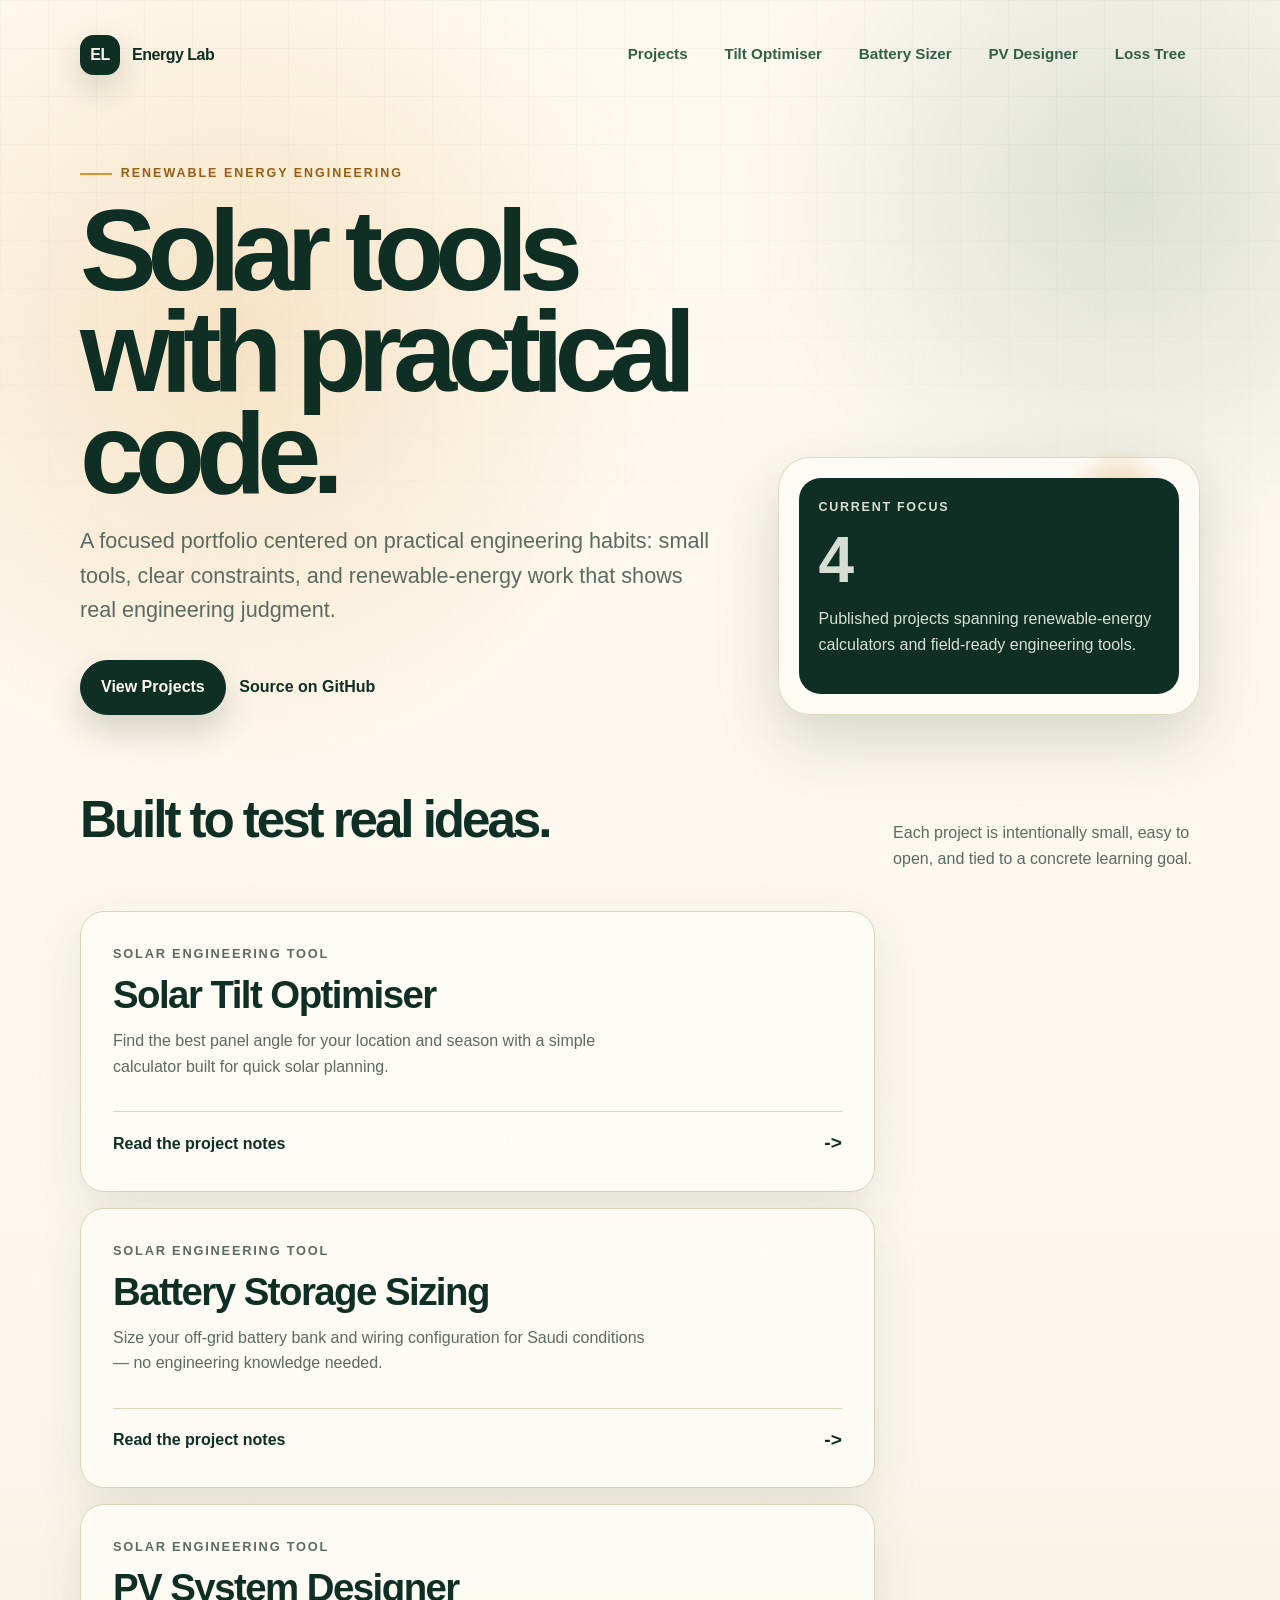
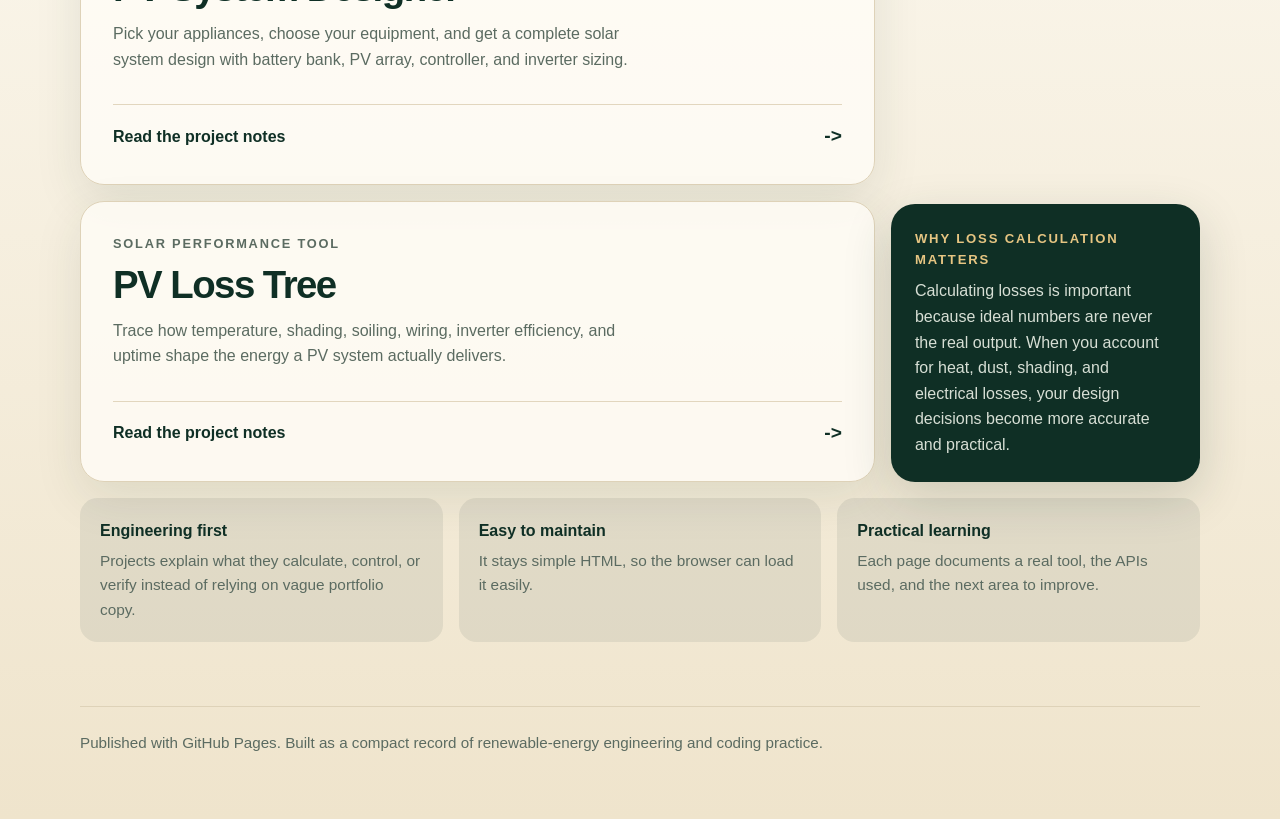
<file: index.html>
<!DOCTYPE html>
<html lang="en">
<head>
    <meta charset="UTF-8">
    <meta name="viewport" content="width=device-width, initial-scale=1.0">
    <meta name="description" content="Renewable energy engineering portfolio featuring a practical Chrome tab-audio utility project.">
    <meta name="theme-color" content="#0f2f25">
    <meta property="og:title" content="Renewable Energy Engineering Portfolio">
    <meta property="og:description" content="A focused browser utility project built while learning practical front-end and extension APIs.">
    <meta property="og:type" content="website">
    <title>Renewable Energy Engineering Portfolio</title>
    <style>
        :root {
            --ink: #102019;
            --muted: #5b6b61;
            --paper: #fbf7ed;
            --surface: #fffdf7;
            --surface-strong: #f0e6cf;
            --line: #ded2b8;
            --forest: #0f2f25;
            --moss: #315f48;
            --sun: #d9922e;
            --sun-dark: #995d12;
            --shadow: rgba(31, 54, 42, 0.18);
        }

        * {
            box-sizing: border-box;
        }

        html {
            scroll-behavior: smooth;
        }

        body {
            margin: 0;
            font-family: Aptos, "Segoe UI", Tahoma, sans-serif;
            color: var(--ink);
            background:
                radial-gradient(circle at 18% 14%, rgba(217, 146, 46, 0.22), transparent 28rem),
                radial-gradient(circle at 88% 8%, rgba(49, 95, 72, 0.16), transparent 24rem),
                linear-gradient(180deg, #fffaf0 0%, var(--paper) 58%, #efe4cc 100%);
            min-height: 100vh;
            line-height: 1.6;
            -webkit-tap-highlight-color: rgba(217, 146, 46, 0.24);
        }

        body::before {
            content: "";
            position: fixed;
            inset: 0;
            pointer-events: none;
            background-image:
                linear-gradient(rgba(15, 47, 37, 0.035) 1px, transparent 1px),
                linear-gradient(90deg, rgba(15, 47, 37, 0.035) 1px, transparent 1px);
            background-size: 3rem 3rem;
            mask-image: linear-gradient(180deg, rgba(0, 0, 0, 0.72), transparent 70%);
        }

        a {
            color: inherit;
        }

        a:focus-visible {
            outline: 3px solid var(--sun);
            outline-offset: 4px;
        }

        .skip-link {
            position: absolute;
            left: 1rem;
            top: 1rem;
            z-index: 10;
            padding: 0.75rem 1rem;
            color: white;
            background: var(--forest);
            border-radius: 999px;
            transform: translateY(-150%);
            transition: transform 180ms ease;
        }

        .skip-link:focus {
            transform: translateY(0);
        }

        .page {
            width: min(1120px, calc(100% - 2rem));
            margin: 0 auto;
            padding: 2rem 0 3rem;
        }

        .site-header {
            display: flex;
            align-items: center;
            justify-content: space-between;
            gap: 1rem;
            margin-bottom: 5rem;
        }

        .brand {
            display: inline-flex;
            align-items: center;
            gap: 0.75rem;
            color: var(--forest);
            font-weight: 800;
            letter-spacing: -0.03em;
            text-decoration: none;
        }

        .brand-mark {
            display: grid;
            width: 2.5rem;
            height: 2.5rem;
            place-items: center;
            color: var(--paper);
            background: var(--forest);
            border-radius: 0.85rem;
            box-shadow: 0 0.8rem 2rem var(--shadow);
            font-variant-numeric: tabular-nums;
        }

        .nav {
            display: flex;
            align-items: center;
            gap: 0.5rem;
        }

        .nav a {
            padding: 0.65rem 0.9rem;
            color: var(--moss);
            font-size: 0.95rem;
            font-weight: 700;
            text-decoration: none;
            border-radius: 999px;
            transition: color 180ms ease, background-color 180ms ease;
        }

        .nav a:hover {
            color: var(--forest);
            background: rgba(49, 95, 72, 0.1);
        }

        .hero {
            display: grid;
            grid-template-columns: minmax(0, 1.2fr) minmax(18rem, 0.8fr);
            gap: clamp(2rem, 5vw, 4.5rem);
            align-items: end;
            margin-bottom: 5rem;
        }

        .eyebrow {
            display: inline-flex;
            align-items: center;
            gap: 0.55rem;
            margin: 0 0 1rem;
            color: var(--sun-dark);
            font-size: 0.78rem;
            font-weight: 800;
            letter-spacing: 0.16em;
            text-transform: uppercase;
        }

        .eyebrow::before {
            content: "";
            width: 2rem;
            height: 2px;
            background: var(--sun);
        }

        h1,
        h2,
        h3,
        p {
            margin-top: 0;
        }

        h1 {
            max-width: 12ch;
            margin-bottom: 1.25rem;
            color: var(--forest);
            font-size: clamp(3.25rem, 9vw, 7.2rem);
            line-height: 0.88;
            letter-spacing: -0.08em;
            text-wrap: balance;
        }

        .lead {
            max-width: 40rem;
            margin-bottom: 2rem;
            color: var(--muted);
            font-size: clamp(1.08rem, 2vw, 1.35rem);
            text-wrap: pretty;
        }

        .actions {
            display: flex;
            flex-wrap: wrap;
            gap: 0.85rem;
            align-items: center;
        }

        .button,
        .text-link {
            font-weight: 800;
            text-decoration: none;
        }

        .button {
            display: inline-flex;
            align-items: center;
            justify-content: center;
            min-height: 3rem;
            padding: 0.85rem 1.25rem;
            color: #fffaf0;
            background: var(--forest);
            border: 1px solid var(--forest);
            border-radius: 999px;
            box-shadow: 0 1rem 2rem var(--shadow);
            transition: transform 180ms ease, box-shadow 180ms ease, background-color 180ms ease;
        }

        .button:hover {
            background: var(--moss);
            box-shadow: 0 1.25rem 2.4rem rgba(31, 54, 42, 0.24);
            transform: translateY(-2px);
        }

        .button:active {
            transform: translateY(0);
        }

        .text-link {
            color: var(--forest);
            transition: color 180ms ease;
        }

        .text-link:hover {
            color: var(--sun-dark);
        }

        .snapshot {
            position: relative;
            padding: 1.25rem;
            background: rgba(255, 253, 247, 0.72);
            border: 1px solid rgba(222, 210, 184, 0.9);
            border-radius: 2rem;
            box-shadow: 0 1.5rem 4rem var(--shadow);
            backdrop-filter: blur(14px);
        }

        .snapshot::before {
            content: "";
            position: absolute;
            inset: -0.75rem 1.5rem auto auto;
            width: 7rem;
            height: 7rem;
            background: radial-gradient(circle, rgba(217, 146, 46, 0.42), transparent 68%);
            border-radius: 50%;
        }

        .snapshot-card {
            position: relative;
            padding: 1.25rem;
            background: var(--forest);
            border-radius: 1.35rem;
            color: #f7f0dd;
        }

        .snapshot-label {
            margin-bottom: 0.75rem;
            color: #e6c582;
            font-size: 0.78rem;
            font-weight: 800;
            letter-spacing: 0.14em;
            text-transform: uppercase;
        }

        .snapshot-value {
            margin-bottom: 1rem;
            font-size: clamp(2.6rem, 6vw, 4rem);
            font-weight: 900;
            line-height: 0.95;
            letter-spacing: -0.06em;
            font-variant-numeric: tabular-nums;
        }

        .snapshot p {
            color: #d7dfd5;
        }

        .section-heading {
            display: grid;
            grid-template-columns: minmax(0, 0.72fr) minmax(16rem, 0.28fr);
            gap: 1.5rem;
            align-items: end;
            margin-bottom: 1.5rem;
        }

        h2 {
            color: var(--forest);
            font-size: clamp(2rem, 4vw, 3.8rem);
            line-height: 0.98;
            letter-spacing: -0.06em;
            text-wrap: balance;
        }

        .section-heading p {
            color: var(--muted);
        }

        .projects {
            display: grid;
            grid-template-columns: minmax(0, 0.72fr) minmax(16rem, 0.28fr);
            gap: 1rem;
            align-items: stretch;
        }

        .project-card {
            display: flex;
            flex-direction: column;
            gap: 1rem;
            padding: clamp(1.25rem, 3vw, 2rem);
            color: var(--ink);
            background: rgba(255, 253, 247, 0.82);
            border: 1px solid var(--line);
            border-radius: 1.5rem;
            box-shadow: 0 1rem 3rem rgba(31, 54, 42, 0.1);
            text-decoration: none;
            transition: transform 180ms ease, border-color 180ms ease, box-shadow 180ms ease;
        }

        .project-card {
            grid-column: 1 / 2;
        }

        .project-aside {
            align-self: end;
            padding: 1.5rem;
            color: #f7f0dd;
            background: var(--forest);
            border-radius: 1.5rem;
            box-shadow: 0 1rem 3rem var(--shadow);
        }

        .project-aside strong {
            display: block;
            margin-bottom: 0.5rem;
            color: #e6c582;
            font-size: 0.82rem;
            letter-spacing: 0.14em;
            text-transform: uppercase;
        }

        .project-aside p {
            margin-bottom: 0;
            color: #d7dfd5;
        }

        .project-card:hover {
            border-color: rgba(153, 93, 18, 0.55);
            box-shadow: 0 1.35rem 3.2rem rgba(31, 54, 42, 0.18);
            transform: translateY(-4px);
        }

        .project-kicker {
            margin-bottom: 0.7rem;
            color: var(--sun-dark);
            font-size: 0.8rem;
            font-weight: 800;
            letter-spacing: 0.14em;
            text-transform: uppercase;
        }

        .project-card h3 {
            margin-bottom: 0.85rem;
            color: var(--forest);
            font-size: clamp(1.6rem, 3vw, 2.4rem);
            line-height: 1;
            letter-spacing: -0.04em;
        }

        .project-card p {
            max-width: 34rem;
            color: var(--muted);
        }

        .tags {
            display: flex;
            flex-wrap: wrap;
            gap: 0.5rem;
            margin: 1.5rem 0;
            padding: 0;
            list-style: none;
        }

        .tags li {
            padding: 0.4rem 0.65rem;
            color: var(--forest);
            background: rgba(49, 95, 72, 0.1);
            border-radius: 0.6rem;
            font-size: 0.85rem;
            font-weight: 800;
        }

        .project-footer {
            display: flex;
            align-items: center;
            justify-content: space-between;
            gap: 1rem;
            margin-top: auto;
            padding-top: 1rem;
            border-top: 1px solid rgba(222, 210, 184, 0.88);
            color: var(--forest);
            font-weight: 900;
        }

        .project-footer span:last-child {
            font-size: 1.2rem;
            transition: transform 180ms ease;
        }

        .project-card:hover .project-footer span:last-child {
            transform: translateX(4px);
        }

        .notes {
            display: grid;
            grid-template-columns: repeat(3, minmax(0, 1fr));
            gap: 1rem;
            margin-top: 1rem;
        }

        .note {
            padding: 1.25rem;
            background: rgba(15, 47, 37, 0.08);
            border-radius: 1.1rem;
        }

        .note strong {
            display: block;
            margin-bottom: 0.35rem;
            color: var(--forest);
        }

        .note p {
            margin-bottom: 0;
            color: var(--muted);
            font-size: 0.96rem;
        }

        .site-footer {
            margin-top: 4rem;
            padding-top: 1.5rem;
            color: var(--muted);
            border-top: 1px solid var(--line);
            font-size: 0.95rem;
        }

        @media (max-width: 760px) {
            .page {
                width: min(100% - 1.25rem, 1120px);
                padding-top: 1rem;
            }

            .site-header,
            .hero,
            .section-heading,
            .projects,
            .notes {
                grid-template-columns: 1fr;
            }

            .site-header {
                align-items: flex-start;
                flex-direction: column;
                margin-bottom: 3rem;
            }

            .nav {
                width: 100%;
                justify-content: space-between;
            }

            .nav a {
                padding-inline: 0.55rem;
            }

            h1 {
                max-width: 9ch;
            }

            .hero {
                margin-bottom: 3.5rem;
            }

            .project-card,
            .project-aside {
                grid-column: auto;
            }
        }

        @media (prefers-reduced-motion: reduce) {
            *,
            *::before,
            *::after {
                scroll-behavior: auto !important;
                transition-duration: 0.01ms !important;
                animation-duration: 0.01ms !important;
                animation-iteration-count: 1 !important;
            }
        }
    </style>
</head>
<body>
    <a class="skip-link" href="#main">Skip to content</a>
    <div class="page">
        <header class="site-header">
            <a class="brand" href="index.html" aria-label="Portfolio home">
                <span class="brand-mark" aria-hidden="true">EL</span>
                <span>Energy Lab</span>
            </a>
            <nav class="nav" aria-label="Primary navigation">
                <a href="#projects">Projects</a>
                <a href="project2.html">Tilt Optimiser</a>
                <a href="project3.html">Battery Sizer</a>
                <a href="project4.html">PV Designer</a>
                <a href="project5.html">Loss Tree</a>
            </nav>
        </header>

        <main id="main">
            <section class="hero" aria-labelledby="hero-title">
                <div>
                    <p class="eyebrow">Renewable energy engineering</p>
                    <h1 id="hero-title">Solar tools with practical code.</h1>
                    <p class="lead">
                        A focused portfolio centered on practical engineering habits: small tools, clear constraints, and renewable-energy work that shows real engineering judgment.
                    </p>
                    <div class="actions">
                        <a class="button" href="#projects">View Projects</a>
                        <a class="text-link" href="https://github.com/EnergizerLab/portfolio" target="_blank" rel="noreferrer">Source on GitHub</a>
                    </div>
                </div>

                <aside class="snapshot" aria-label="Portfolio focus">
                    <div class="snapshot-card">
                        <p class="snapshot-label">Current focus</p>
                        <p class="snapshot-value">4</p>
                        <p>Published projects spanning renewable-energy calculators and field-ready engineering tools.</p>
                    </div>
                </aside>
            </section>

            <section id="projects" aria-labelledby="projects-title">
                <div class="section-heading">
                    <h2 id="projects-title">Built to test real ideas.</h2>
                    <p>Each project is intentionally small, easy to open, and tied to a concrete learning goal.</p>
                </div>

                <div class="projects">
                    <a class="project-card" href="project2.html">
                        <article>
                            <p class="project-kicker">Solar engineering tool</p>
                            <h3>Solar Tilt Optimiser</h3>
                            <p>Find the best panel angle for your location and season with a simple calculator built for quick solar planning.</p>
                        </article>
                        <div class="project-footer" aria-hidden="true">
                            <span>Read the project notes</span>
                            <span>-&gt;</span>
                        </div>
                    </a>
                    <a class="project-card" href="project3.html">
                        <article>
                            <p class="project-kicker">Solar engineering tool</p>
                            <h3>Battery Storage Sizing</h3>
                            <p>Size your off-grid battery bank and wiring configuration for Saudi conditions — no engineering knowledge needed.</p>
                        </article>
                        <div class="project-footer" aria-hidden="true">
                            <span>Read the project notes</span>
                            <span>-&gt;</span>
                        </div>
                    </a>
                    <a class="project-card" href="project4.html">
                        <article>
                            <p class="project-kicker">Solar engineering tool</p>
                            <h3>PV System Designer</h3>
                            <p>Pick your appliances, choose your equipment, and get a complete solar system design with battery bank, PV array, controller, and inverter sizing.</p>
                        </article>
                        <div class="project-footer" aria-hidden="true">
                            <span>Read the project notes</span>
                            <span>-&gt;</span>
                        </div>
                    </a>
                    <a class="project-card" href="project5.html">
                        <article>
                            <p class="project-kicker">Solar performance tool</p>
                            <h3>PV Loss Tree</h3>
                            <p>Trace how temperature, shading, soiling, wiring, inverter efficiency, and uptime shape the energy a PV system actually delivers.</p>
                        </article>
                        <div class="project-footer" aria-hidden="true">
                            <span>Read the project notes</span>
                            <span>-&gt;</span>
                        </div>
                    </a>
                    <aside class="project-aside" aria-label="Project focus note">
                        <strong>Why loss calculation matters</strong>
                        <p>Calculating losses is important because ideal numbers are never the real output. When you account for heat, dust, shading, and electrical losses, your design decisions become more accurate and practical.</p>
                    </aside>
                </div>
            </section>

            <section class="notes" aria-label="Portfolio principles">
                <div class="note">
                    <strong>Engineering first</strong>
                    <p>Projects explain what they calculate, control, or verify instead of relying on vague portfolio copy.</p>
                </div>
                <div class="note">
                    <strong>Easy to maintain</strong>
                        <p>It stays simple HTML, so the browser can load it easily.</p>
                </div>
                <div class="note">
                    <strong>Practical learning</strong>
                    <p>Each page documents a real tool, the APIs used, and the next area to improve.</p>
                </div>
            </section>
        </main>

        <footer class="site-footer">
            <p>Published with GitHub Pages. Built as a compact record of renewable-energy engineering and coding practice.</p>
        </footer>
    </div>
</body>
</html>
</file>
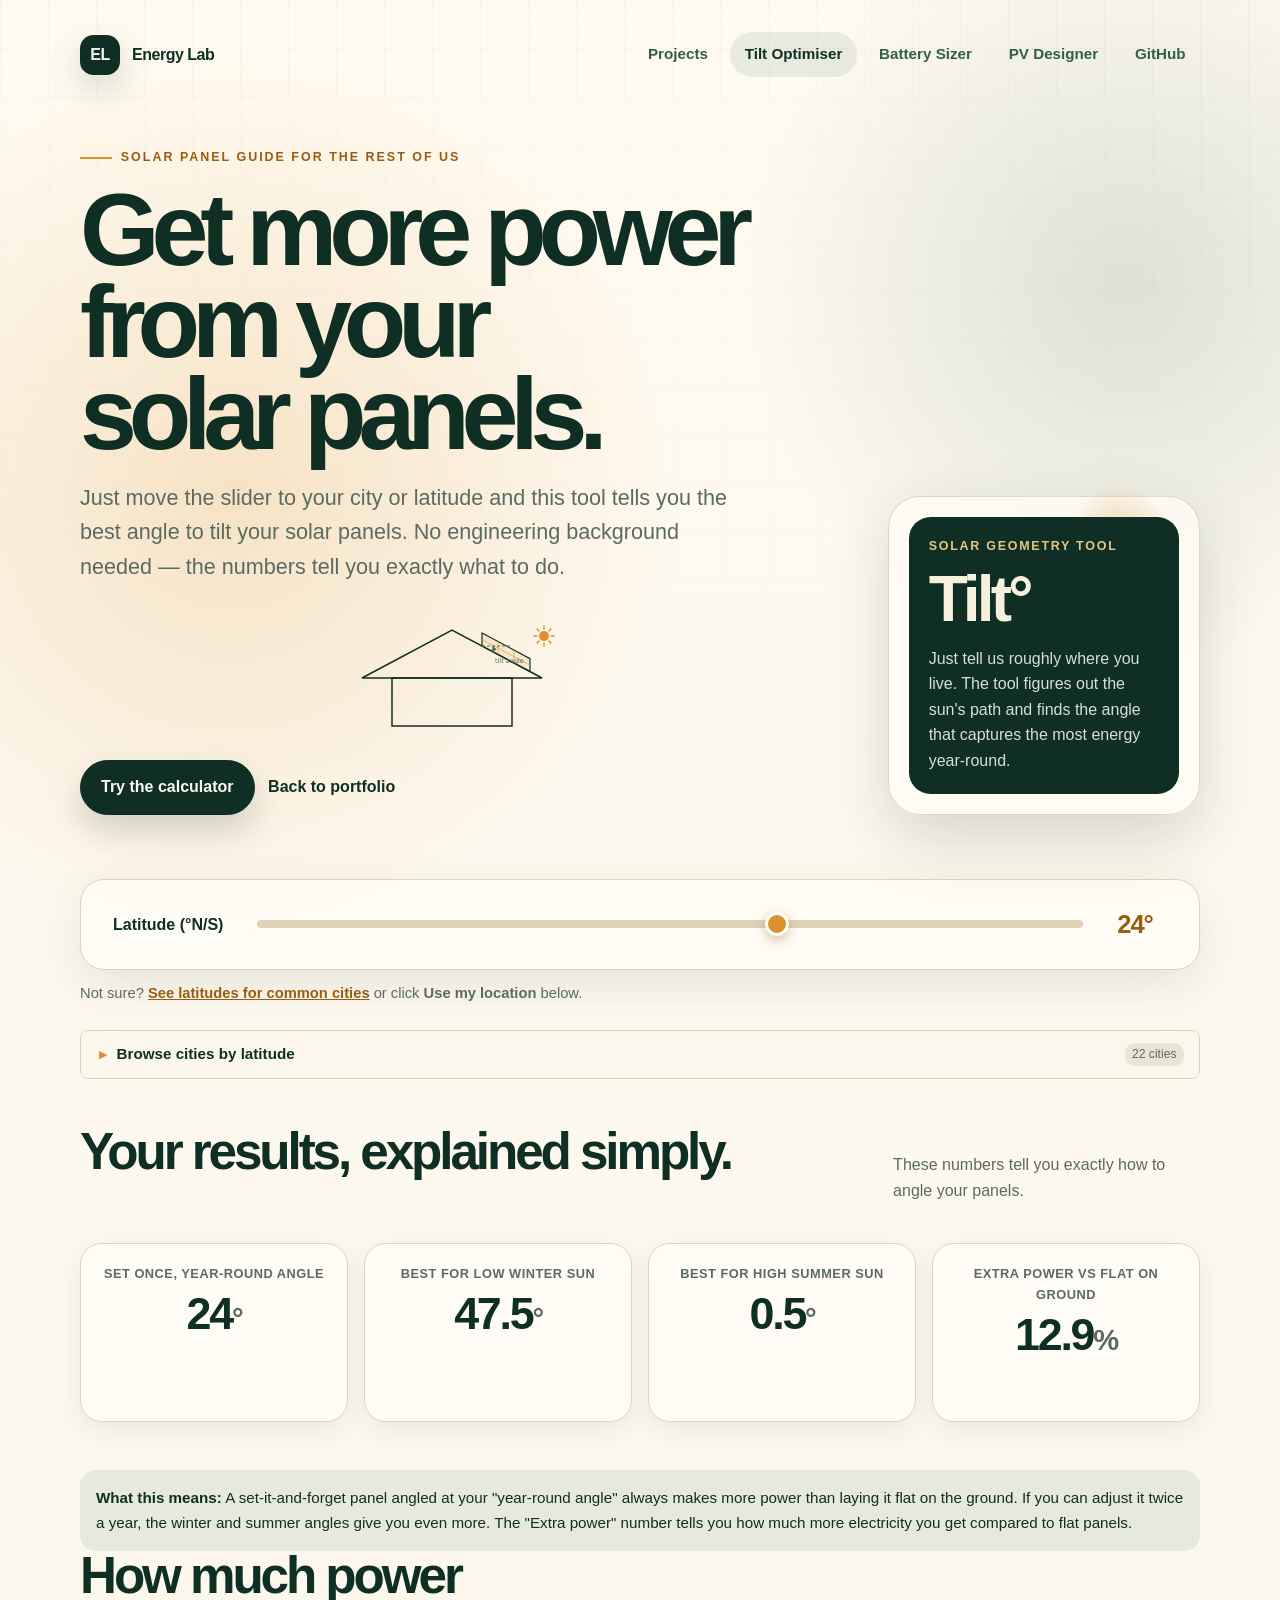
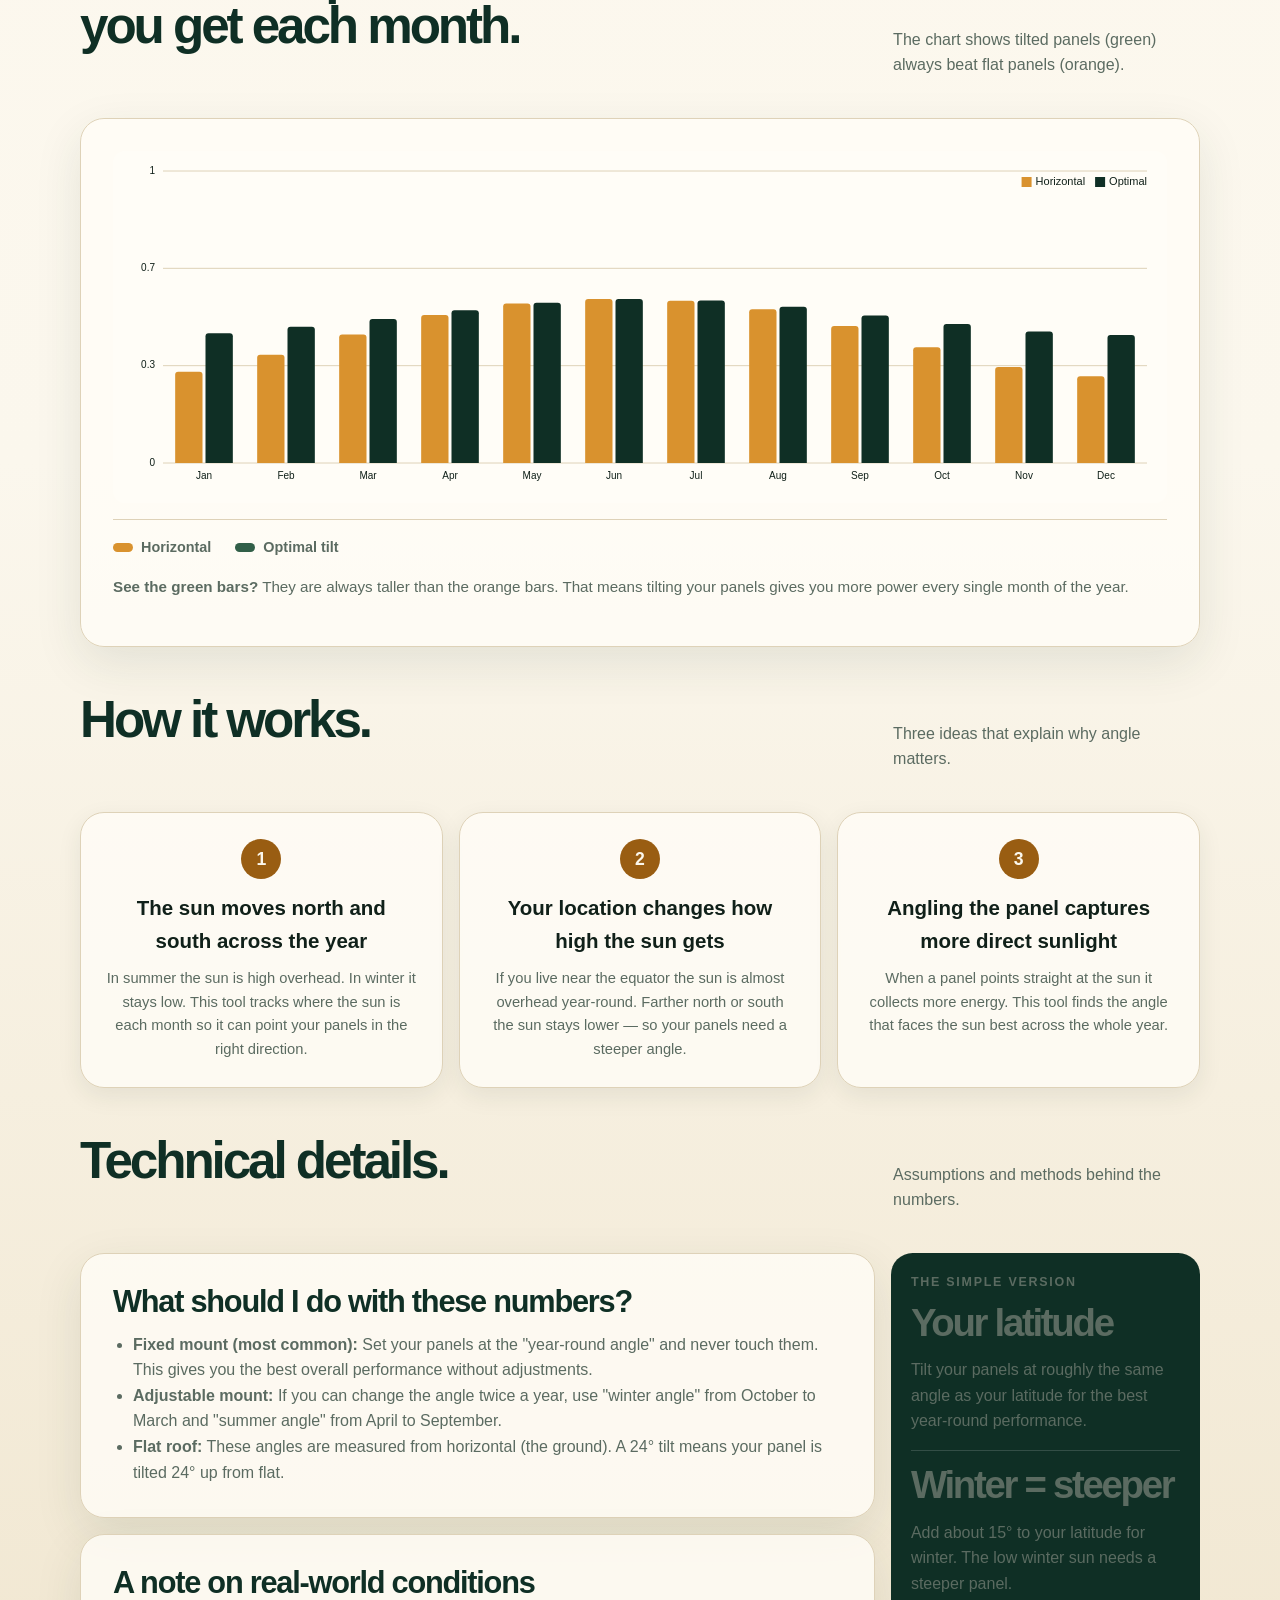
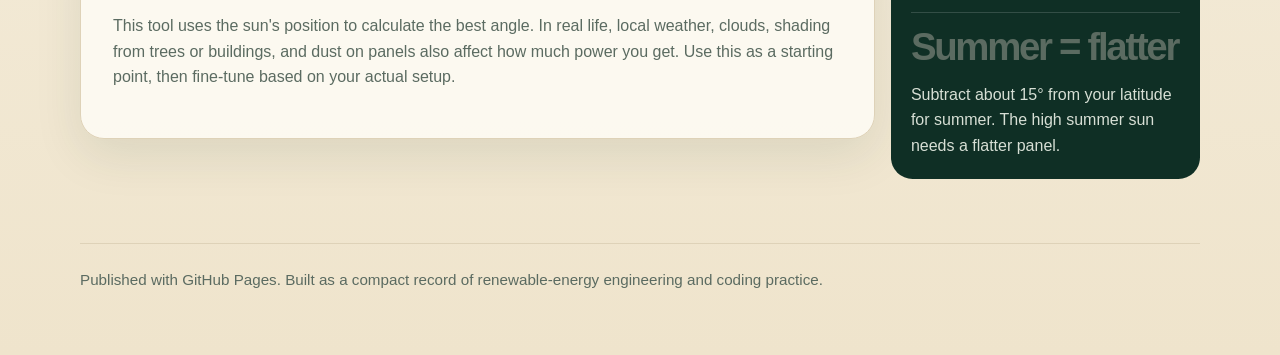
<file: project2.html>
<!DOCTYPE html>
<html lang="en">
<head>
    <meta charset="UTF-8">
    <meta http-equiv="Content-Security-Policy" content="default-src 'self'; script-src 'unsafe-inline'; style-src 'unsafe-inline'; img-src 'self' data:;">
    <meta name="viewport" content="width=device-width, initial-scale=1.0">
    <meta name="description" content="Find the best angle for your solar panels — no engineering knowledge needed.">
    <meta name="theme-color" content="#0f2f25">
    <meta property="og:title" content="Solar Tilt Optimiser | Portfolio Project">
    <meta property="og:description" content="Find the best angle for your solar panels — no engineering knowledge needed.">
    <meta property="og:type" content="website">
    <title>Solar Tilt Optimiser | Renewable Energy Project</title>
    <style>
        :root {
            --ink: #102019;
            --muted: #5b6b61;
            --paper: #fbf7ed;
            --surface: #fffdf7;
            --surface-strong: #f0e6cf;
            --line: #ded2b8;
            --forest: #0f2f25;
            --moss: #315f48;
            --sun: #d9922e;
            --sun-dark: #995d12;
            --shadow: rgba(31, 54, 42, 0.18);
        }

        * {
            box-sizing: border-box;
        }

        html {
            scroll-behavior: smooth;
        }

        body {
            margin: 0;
            font-family: Aptos, "Segoe UI", Tahoma, sans-serif;
            color: var(--ink);
            background:
                radial-gradient(circle at 18% 14%, rgba(217, 146, 46, 0.22), transparent 28rem),
                radial-gradient(circle at 88% 8%, rgba(49, 95, 72, 0.16), transparent 24rem),
                linear-gradient(180deg, #fffaf0 0%, var(--paper) 58%, #efe4cc 100%);
            min-height: 100vh;
            line-height: 1.6;
            -webkit-tap-highlight-color: rgba(217, 146, 46, 0.24);
        }

        body::before {
            content: "";
            position: fixed;
            inset: 0;
            pointer-events: none;
            background-image:
                linear-gradient(rgba(15, 47, 37, 0.035) 1px, transparent 1px),
                linear-gradient(90deg, rgba(15, 47, 37, 0.035) 1px, transparent 1px);
            background-size: 3rem 3rem;
            mask-image: linear-gradient(180deg, rgba(0, 0, 0, 0.72), transparent 70%);
        }

        a {
            color: inherit;
        }

        a:focus-visible {
            outline: 3px solid var(--sun);
            outline-offset: 4px;
        }

        .skip-link {
            position: absolute;
            left: 1rem;
            top: 1rem;
            z-index: 10;
            padding: 0.75rem 1rem;
            color: white;
            background: var(--forest);
            border-radius: 999px;
            transform: translateY(-150%);
            transition: transform 180ms ease;
        }

        .skip-link:focus {
            transform: translateY(0);
        }

        .page {
            width: min(1120px, calc(100% - 2rem));
            margin: 0 auto;
            padding: 2rem 0 3rem;
        }

        .site-header {
            display: flex;
            align-items: center;
            justify-content: space-between;
            gap: 1rem;
            margin-bottom: 4rem;
        }

        .brand {
            display: inline-flex;
            align-items: center;
            gap: 0.75rem;
            color: var(--forest);
            font-weight: 800;
            letter-spacing: -0.03em;
            text-decoration: none;
        }

        .brand-mark {
            display: grid;
            width: 2.5rem;
            height: 2.5rem;
            place-items: center;
            color: var(--paper);
            background: var(--forest);
            border-radius: 0.85rem;
            box-shadow: 0 0.8rem 2rem var(--shadow);
            font-variant-numeric: tabular-nums;
        }

        .nav {
            display: flex;
            align-items: center;
            gap: 0.5rem;
        }

        .nav a {
            padding: 0.65rem 0.9rem;
            color: var(--moss);
            font-size: 0.95rem;
            font-weight: 700;
            text-decoration: none;
            border-radius: 999px;
            transition: color 180ms ease, background-color 180ms ease;
        }

        .nav a:hover,
        .nav a[aria-current="page"] {
            color: var(--forest);
            background: rgba(49, 95, 72, 0.1);
        }

        h1,
        h2,
        h3,
        p {
            margin-top: 0;
        }

        .hero {
            display: grid;
            grid-template-columns: minmax(0, 1fr) minmax(18rem, 0.42fr);
            gap: clamp(2rem, 5vw, 4.5rem);
            align-items: end;
            margin-bottom: 4rem;
        }

        .eyebrow {
            display: inline-flex;
            align-items: center;
            gap: 0.55rem;
            margin: 0 0 1rem;
            color: var(--sun-dark);
            font-size: 0.78rem;
            font-weight: 800;
            letter-spacing: 0.16em;
            text-transform: uppercase;
        }

        .eyebrow::before {
            content: "";
            width: 2rem;
            height: 2px;
            background: var(--sun);
        }

        h1 {
            max-width: 13ch;
            margin-bottom: 1.25rem;
            color: var(--forest);
            font-size: clamp(3.25rem, 8vw, 6.8rem);
            line-height: 0.9;
            letter-spacing: -0.08em;
            text-wrap: balance;
        }

        .lead {
            max-width: 42rem;
            margin-bottom: 2rem;
            color: var(--muted);
            font-size: clamp(1.08rem, 2vw, 1.35rem);
            text-wrap: pretty;
        }

        .actions {
            display: flex;
            flex-wrap: wrap;
            gap: 0.85rem;
            align-items: center;
        }

        .button,
        .text-link {
            font-weight: 800;
            text-decoration: none;
        }

        .button {
            display: inline-flex;
            align-items: center;
            justify-content: center;
            min-height: 3rem;
            padding: 0.85rem 1.25rem;
            color: #fffaf0;
            background: var(--forest);
            border: 1px solid var(--forest);
            border-radius: 999px;
            box-shadow: 0 1rem 2rem var(--shadow);
            transition: transform 180ms ease, box-shadow 180ms ease, background-color 180ms ease;
        }

        .button:hover {
            background: var(--moss);
            box-shadow: 0 1.25rem 2.4rem rgba(31, 54, 42, 0.24);
            transform: translateY(-2px);
        }

        .button:active {
            transform: translateY(0);
        }

        .text-link {
            color: var(--forest);
            transition: color 180ms ease;
        }

        .text-link:hover {
            color: var(--sun-dark);
        }

        .project-panel {
            position: relative;
            padding: 1.25rem;
            background: rgba(255, 253, 247, 0.72);
            border: 1px solid rgba(222, 210, 184, 0.9);
            border-radius: 2rem;
            box-shadow: 0 1.5rem 4rem var(--shadow);
            backdrop-filter: blur(14px);
        }

        .project-panel::before {
            content: "";
            position: absolute;
            inset: -0.75rem 1.5rem auto auto;
            width: 7rem;
            height: 7rem;
            background: radial-gradient(circle, rgba(217, 146, 46, 0.42), transparent 68%);
            border-radius: 50%;
        }

        .panel-card {
            position: relative;
            padding: 1.25rem;
            color: #f7f0dd;
            background: var(--forest);
            border-radius: 1.35rem;
        }

        .panel-label {
            margin-bottom: 0.75rem;
            color: #e6c582;
            font-size: 0.78rem;
            font-weight: 800;
            letter-spacing: 0.14em;
            text-transform: uppercase;
        }

        .panel-value {
            margin-bottom: 1rem;
            font-size: clamp(2.6rem, 6vw, 4rem);
            font-weight: 900;
            line-height: 0.95;
            letter-spacing: -0.06em;
            font-variant-numeric: tabular-nums;
        }

        .panel-card p:last-child {
            margin-bottom: 0;
            color: #d7dfd5;
        }

        .section-heading {
            display: grid;
            grid-template-columns: minmax(0, 0.72fr) minmax(16rem, 0.28fr);
            gap: 1.5rem;
            align-items: end;
            margin-bottom: 1.5rem;
        }

        h2 {
            color: var(--forest);
            font-size: clamp(2rem, 4vw, 3.8rem);
            line-height: 0.98;
            letter-spacing: -0.06em;
            text-wrap: balance;
        }

        .section-heading p {
            color: var(--muted);
        }

        .content-grid {
            display: grid;
            grid-template-columns: minmax(0, 0.72fr) minmax(16rem, 0.28fr);
            gap: 1rem;
            align-items: start;
            margin-bottom: 3rem;
        }

        .card,
        .side-card {
            background: rgba(255, 253, 247, 0.82);
            border: 1px solid var(--line);
            border-radius: 1.5rem;
            box-shadow: 0 1rem 3rem rgba(31, 54, 42, 0.1);
        }

        .card {
            padding: clamp(1.25rem, 3vw, 2rem);
        }

        .card + .card {
            margin-top: 1rem;
        }

        .card h3,
        .side-card h3 {
            margin-bottom: 0.85rem;
            color: var(--forest);
            font-size: clamp(1.35rem, 2.4vw, 2rem);
            line-height: 1.05;
            letter-spacing: -0.04em;
        }

        .card p,
        .card li,
        .side-card p,
        .side-card li {
            color: var(--muted);
        }

        .side-stack {
            display: grid;
            gap: 1rem;
        }

        .side-card {
            padding: 1.25rem;
        }

        .site-footer {
            margin-top: 4rem;
            padding-top: 1.5rem;
            color: var(--muted);
            border-top: 1px solid var(--line);
            font-size: 0.95rem;
        }

        /* ---- solar-specific ---- */

        .input-section {
            margin-bottom: 3rem;
        }

        .slider-group {
            display: flex;
            flex-wrap: wrap;
            align-items: center;
            gap: 1.25rem 2rem;
            padding: clamp(1.25rem, 3vw, 2rem);
            background: rgba(255, 253, 247, 0.82);
            border: 1px solid var(--line);
            border-radius: 1.5rem;
            box-shadow: 0 1rem 3rem rgba(31, 54, 42, 0.1);
        }

        .slider-label {
            display: flex;
            align-items: center;
            gap: 0.75rem;
            font-weight: 800;
            color: var(--forest);
        }

        .slider-value {
            font-size: 1.6rem;
            font-weight: 900;
            color: var(--sun-dark);
            font-variant-numeric: tabular-nums;
            letter-spacing: -0.04em;
            min-width: 3.5ch;
            line-height: 1;
        }

        input[type="range"] {
            -webkit-appearance: none;
            appearance: none;
            flex: 1;
            min-width: 10rem;
            height: 0.5rem;
            background: var(--line);
            border-radius: 999px;
            outline: none;
        }

        input[type="range"]::-webkit-slider-thumb {
            -webkit-appearance: none;
            appearance: none;
            width: 1.5rem;
            height: 1.5rem;
            background: var(--sun);
            border-radius: 50%;
            border: 3px solid var(--surface);
            box-shadow: 0 0.25rem 0.75rem rgba(153, 93, 18, 0.35);
            cursor: pointer;
            transition: transform 120ms ease;
        }

        input[type="range"]::-webkit-slider-thumb:hover {
            transform: scale(1.15);
        }

        input[type="range"]::-moz-range-thumb {
            width: 1.5rem;
            height: 1.5rem;
            background: var(--sun);
            border-radius: 50%;
            border: 3px solid var(--surface);
            box-shadow: 0 0.25rem 0.75rem rgba(153, 93, 18, 0.35);
            cursor: pointer;
        }

        .results-row {
            display: grid;
            grid-template-columns: repeat(4, 1fr);
            gap: 1rem;
            margin-bottom: 3rem;
        }

        .stat-card {
            padding: 1.25rem 1rem;
            text-align: center;
            background: rgba(255, 253, 247, 0.82);
            border: 1px solid var(--line);
            border-radius: 1.35rem;
            box-shadow: 0 0.5rem 1.5rem rgba(31, 54, 42, 0.08);
        }

        .stat-label {
            margin-bottom: 0.4rem;
            color: var(--muted);
            font-size: 0.8rem;
            font-weight: 700;
            letter-spacing: 0.04em;
            text-transform: uppercase;
        }

        .stat-number {
            color: var(--forest);
            font-size: clamp(2rem, 4vw, 2.8rem);
            font-weight: 900;
            line-height: 1;
            letter-spacing: -0.05em;
            font-variant-numeric: tabular-nums;
        }

        .stat-unit {
            font-size: 0.65em;
            color: var(--muted);
            font-weight: 700;
        }

        .chart-section {
            margin-bottom: 3rem;
        }

        .chart-wrapper {
            position: relative;
            padding: clamp(1.25rem, 3vw, 2rem);
            background: rgba(255, 253, 247, 0.82);
            border: 1px solid var(--line);
            border-radius: 1.5rem;
            box-shadow: 0 1rem 3rem rgba(31, 54, 42, 0.1);
        }

        .chart-wrapper canvas {
            display: block;
            width: 100%;
            aspect-ratio: 2 / 1;
            max-height: 22rem;
            border-radius: 0.75rem;
        }

        .chart-legend {
            display: flex;
            flex-wrap: wrap;
            gap: 1.5rem;
            margin-top: 1rem;
            padding-top: 1rem;
            border-top: 1px solid var(--line);
        }

        .legend-item {
            display: flex;
            align-items: center;
            gap: 0.5rem;
            font-size: 0.9rem;
            font-weight: 700;
            color: var(--muted);
        }

        .legend-swatch {
            width: 1.25rem;
            height: 0.6rem;
            border-radius: 999px;
        }

        .legend-swatch.horizontal {
            background: var(--sun);
        }

        .legend-swatch.optimal {
            background: var(--moss);
        }

        .how-cards {
            display: grid;
            grid-template-columns: repeat(3, 1fr);
            gap: 1rem;
            margin-bottom: 3rem;
        }

        .how-card {
            padding: clamp(1.25rem, 2vw, 1.75rem);
            text-align: center;
            background: rgba(255, 253, 247, 0.82);
            border: 1px solid var(--line);
            border-radius: 1.5rem;
            box-shadow: 0 0.5rem 1.5rem rgba(31, 54, 42, 0.08);
        }

        .how-step {
            display: grid;
            place-items: center;
            width: 2.5rem;
            height: 2.5rem;
            margin: 0 auto 0.85rem;
            color: var(--paper);
            background: var(--sun-dark);
            border-radius: 50%;
            font-size: 1.1rem;
            font-weight: 900;
        }

        .how-card h3 {
            font-size: clamp(1.1rem, 1.6vw, 1.4rem);
            margin-bottom: 0.6rem;
        }

        .how-card p {
            font-size: 0.92rem;
            color: var(--muted);
            margin-bottom: 0;
        }

        @media (max-width: 760px) {
            .page {
                width: min(100% - 1.25rem, 1120px);
                padding-top: 1rem;
            }

            .site-header,
            .hero,
            .section-heading,
            .content-grid {
                grid-template-columns: 1fr;
            }

            .site-header {
                align-items: flex-start;
                flex-direction: column;
                margin-bottom: 3rem;
            }

            .nav {
                width: 100%;
                justify-content: space-between;
            }

            .nav a {
                padding-inline: 0.55rem;
            }

            h1 {
                max-width: 9ch;
            }

            .hero {
                margin-bottom: 3.5rem;
            }

            .results-row {
                grid-template-columns: repeat(2, 1fr);
            }

            .how-cards {
                grid-template-columns: 1fr;
            }
        }

        @media (max-width: 480px) {
            .results-row {
                grid-template-columns: 1fr;
            }
        }

        .visually-hidden:not(:focus):not(:active) {
            position: absolute;
            width: 1px;
            height: 1px;
            overflow: hidden;
            clip: rect(0, 0, 0, 0);
            white-space: nowrap;
            border: 0;
        }

        input[type="range"]:focus-visible {
            outline: 3px solid var(--sun);
            outline-offset: 4px;
        }

        .svg-wrapper {
            text-align: center;
            margin-bottom: 1rem;
        }

        .city-table-intro {
            color: var(--muted);
            font-size: 0.92rem;
            margin-top: 0.75rem;
        }

        .what-this-means {
            margin-top: 1rem;
            padding: 1rem;
            background: rgba(49, 95, 72, 0.1);
            border-radius: 1rem;
            color: var(--forest);
            font-size: 0.95rem;
        }

        .chart-caption {
            color: var(--muted);
            font-size: 0.95rem;
            margin-top: 1rem;
        }

        @media print {
            body {
                background: none !important;
                color: #000;
            }
            body::before {
                display: none !important;
            }
            .site-header, .hero, .input-section, .how-cards,
            .chart-section, .side-stack, .actions, .nav {
                break-inside: avoid;
            }
            .page {
                width: 100%;
                max-width: none;
            }
            .stat-card, .card, .how-card, .chart-wrapper, .slider-group {
                box-shadow: none;
                border: 1px solid #ccc;
                background: #fff;
            }
        }

        @media (prefers-reduced-motion: reduce) {
            *,
            *::before,
            *::after {
                scroll-behavior: auto !important;
                transition-duration: 0.01ms !important;
                animation-duration: 0.01ms !important;
                animation-iteration-count: 1 !important;
            }
        }
    </style>
</head>
<body>
    <noscript>This interactive tool requires JavaScript.</noscript>
    <a class="skip-link" href="#main">Skip to content</a>
    <div class="page">
        <header class="site-header">
            <a class="brand" href="index.html" aria-label="Portfolio home">
                <span class="brand-mark" aria-hidden="true">EL</span>
                <span>Energy Lab</span>
            </a>
            <nav class="nav" aria-label="Primary navigation">
                <a href="index.html#projects">Projects</a>
                <a href="project2.html" aria-current="page">Tilt Optimiser</a>
                <a href="project3.html">Battery Sizer</a>
                <a href="project4.html">PV Designer</a>
                <a href="https://github.com/EnergizerLab/portfolio" target="_blank" rel="noreferrer">GitHub</a>
            </nav>
        </header>

        <main id="main">
            <section class="hero" aria-labelledby="hero-title">
                <div>
                    <p class="eyebrow">Solar panel guide for the rest of us</p>
                    <h1 id="hero-title">Get more power from your solar panels.</h1>
                    <p class="lead">
                        Just move the slider to your city or latitude and this tool tells you the best angle to tilt your solar panels. No engineering background needed — the numbers tell you exactly what to do.
                    </p>
                    <div class="svg-wrapper">
                      <svg viewBox="0 0 240 120" width="100%" style="max-width:240px;" aria-label="Diagram showing solar panel tilt angle" role="img">
                        <defs>
                          <marker id="arrow" viewBox="0 0 10 10" refX="8" refY="5" markerWidth="4.5" markerHeight="4.5" orient="auto">
                            <path d="M 0 0 L 10 5 L 0 10 z" fill="#5b6b61"/>
                          </marker>
                        </defs>
                        <circle cx="212" cy="20" r="5" fill="#d9922e"/>
                        <path d="M 212 13 L 212 10 M 212 27 L 212 30 M 205 20 L 202 20 M 219 20 L 222 20 M 217 15 L 219 13 M 207 15 L 205 13 M 217 25 L 219 27 M 207 25 L 205 27" stroke="#d9922e" stroke-width="1.3" stroke-linecap="round"/>
                        <rect x="60" y="62" width="120" height="48" fill="none" stroke="#0f2f25" stroke-width="1.5"/>
                        <polygon points="30,62 120,14 210,62" fill="none" stroke="#0f2f25" stroke-width="1.5"/>
                        <polygon points="150,17 198,42.6 198,55.6 150,30" fill="#d9922e" fill-opacity="0.12" stroke="#0f2f25" stroke-width="1.2"/>
                        <line x1="166" y1="25.5" x2="166" y2="38.5" stroke="#d9922e" stroke-width="0.6"/>
                        <line x1="182" y1="34" x2="182" y2="47" stroke="#d9922e" stroke-width="0.6"/>
                        <line x1="150" y1="23.5" x2="198" y2="49.1" stroke="#d9922e" stroke-width="0.6"/>
                        <line x1="150" y1="30" x2="178" y2="30" stroke="#5b6b61" stroke-width="1" stroke-dasharray="3,2"/>
                        <path d="M 162 30 A 12 12 0 0 1 160.6 35.6" fill="none" stroke="#5b6b61" stroke-width="1.2" marker-end="url(#arrow)"/>
                        <text x="163" y="47" fill="#5b6b61" font-size="6.5" font-family="system-ui, -apple-system, sans-serif">tilt angle</text>
                      </svg>
                    </div>
                    <div class="actions">
                        <a class="button" href="#input-section">Try the calculator</a>
                        <a class="text-link" href="index.html">Back to portfolio</a>
                    </div>
                </div>

                <aside class="project-panel" aria-label="Project snapshot">
                    <div class="panel-card">
                        <p class="panel-label">Solar geometry tool</p>
                        <p class="panel-value">Tilt&deg;</p>
                        <p>Just tell us roughly where you live. The tool figures out the sun's path and finds the angle that captures the most energy year-round.</p>
                    </div>
                </aside>
            </section>

            <section id="input-section" class="input-section" aria-labelledby="input-heading">
                <h2 id="input-heading" class="visually-hidden" tabindex="-1">Latitude input</h2>
                <div class="slider-group">
                    <span class="slider-label">
                        <span>Latitude (&deg;N/S)</span>
                    </span>
                    <input type="range" id="latSlider" min="-90" max="90" value="24" step="0.5" aria-label="Latitude in degrees">
                    <span class="slider-value" id="latDisplay" aria-live="polite">24&deg;</span>
                </div>
                <p class="city-table-intro">Not sure? <a href="#city-table" style="color:var(--sun-dark);font-weight:700;">See latitudes for common cities</a> or click <strong>Use my location</strong> below.</p>
                <details id="cityTableSection" class="city-table-section">
  <summary class="city-table-summary">
    <span class="city-table-toggle-icon">&#9654;</span>
    <span class="city-table-title">Browse cities by latitude</span>
    <span class="city-table-count">22 cities</span>
  </summary>
  <div class="city-table-content">
    <button id="geolocateBtn" class="city-geolocate-btn" type="button">
      <svg width="14" height="14" viewBox="0 0 24 24" fill="none" stroke="currentColor" stroke-width="2.5" stroke-linecap="round" stroke-linejoin="round"><circle cx="12" cy="12" r="10"/><circle cx="12" cy="12" r="3"/><line x1="12" y1="2" x2="12" y2="6"/><line x1="12" y1="18" x2="12" y2="22"/><line x1="2" y1="12" x2="6" y2="12"/><line x1="18" y1="12" x2="22" y2="12"/></svg>
      Use my location
    </button>
    <div id="geolocateMsg" class="city-geolocate-msg" aria-live="polite"></div>
    <div class="city-table-wrapper">
      <table class="city-table">
        <thead>
          <tr><th>City</th><th>Country</th><th>Latitude</th></tr>
        </thead>
        <tbody id="cityTableBody">
          <tr data-lat="24.6"><td>Riyadh</td><td>Saudi Arabia</td><td>24.6</td></tr>
          <tr data-lat="25.2"><td>Dubai</td><td>UAE</td><td>25.2</td></tr>
          <tr data-lat="29.4"><td>Kuwait City</td><td>Kuwait</td><td>29.4</td></tr>
          <tr data-lat="25.3"><td>Doha</td><td>Qatar</td><td>25.3</td></tr>
          <tr data-lat="23.6"><td>Muscat</td><td>Oman</td><td>23.6</td></tr>
          <tr data-lat="24.5"><td>Abu Dhabi</td><td>UAE</td><td>24.5</td></tr>
          <tr data-lat="30.0"><td>Cairo</td><td>Egypt</td><td>30.0</td></tr>
          <tr data-lat="41.0"><td>Istanbul</td><td>Turkey</td><td>41.0</td></tr>
          <tr data-lat="51.5"><td>London</td><td>UK</td><td>51.5</td></tr>
          <tr data-lat="40.7"><td>New York</td><td>USA</td><td>40.7</td></tr>
          <tr data-lat="34.1"><td>Los Angeles</td><td>USA</td><td>34.1</td></tr>
          <tr data-lat="35.7"><td>Tokyo</td><td>Japan</td><td>35.7</td></tr>
          <tr data-lat="39.9"><td>Beijing</td><td>China</td><td>39.9</td></tr>
          <tr data-lat="19.1"><td>Mumbai</td><td>India</td><td>19.1</td></tr>
          <tr data-lat="-33.9"><td>Sydney</td><td>Australia</td><td>-33.9</td></tr>
          <tr data-lat="1.3"><td>Singapore</td><td>Singapore</td><td>1.3</td></tr>
          <tr data-lat="52.5"><td>Berlin</td><td>Germany</td><td>52.5</td></tr>
          <tr data-lat="48.9"><td>Paris</td><td>France</td><td>48.9</td></tr>
          <tr data-lat="41.9"><td>Rome</td><td>Italy</td><td>41.9</td></tr>
          <tr data-lat="40.4"><td>Madrid</td><td>Spain</td><td>40.4</td></tr>
          <tr data-lat="55.8"><td>Moscow</td><td>Russia</td><td>55.8</td></tr>
          <tr data-lat="13.8"><td>Bangkok</td><td>Thailand</td><td>13.8</td></tr>
        </tbody>
      </table>
    </div>
  </div>
</details>

<style>
.city-table-section {
  margin: 1.5em 0;
  border: 1px solid var(--line, #ded2b8);
  border-radius: 8px;
  overflow: hidden;
  background: var(--paper, #fbf7ed);
  transition: box-shadow 0.2s;
}
.city-table-section[open] {
  box-shadow: 0 2px 12px var(--shadow, rgba(0,0,0,0.08));
}
.city-table-summary {
  display: flex;
  align-items: center;
  gap: 0.5em;
  padding: 0.75em 1em;
  cursor: pointer;
  user-select: none;
  font-family: inherit;
  font-size: 0.95em;
  color: var(--ink, #102019);
  background: var(--paper, #fbf7ed);
  list-style: none;
}
.city-table-summary::-webkit-details-marker {
  display: none;
}
.city-table-summary:hover {
  background: color-mix(in srgb, var(--line, #ded2b8) 30%, var(--paper, #fbf7ed));
}
.city-table-toggle-icon {
  display: inline-flex;
  align-items: center;
  justify-content: center;
  width: 1.2em;
  height: 1.2em;
  font-size: 0.7em;
  color: var(--sun, #d9922e);
  transition: transform 0.25s ease;
}
.city-table-section[open] .city-table-toggle-icon {
  transform: rotate(90deg);
}
.city-table-title {
  flex: 1;
  font-weight: 600;
  color: var(--forest, #0f2f25);
}
.city-table-count {
  font-size: 0.8em;
  color: var(--muted, #5b6b61);
  background: color-mix(in srgb, var(--line, #ded2b8) 50%, transparent);
  padding: 0.15em 0.6em;
  border-radius: 10px;
}
.city-table-content {
  padding: 0 1em 1em;
}
.city-geolocate-btn {
  display: inline-flex;
  align-items: center;
  gap: 0.45em;
  margin-bottom: 0.75em;
  padding: 0.4em 0.9em;
  font-family: inherit;
  font-size: 0.85em;
  font-weight: 500;
  color: var(--paper, #fbf7ed);
  background: var(--moss, #315f48);
  border: none;
  border-radius: 6px;
  cursor: pointer;
  transition: background 0.2s, transform 0.1s;
}
.city-geolocate-btn:focus-visible {
  outline: 3px solid var(--sun, #d9922e);
  outline-offset: 3px;
}

.city-geolocate-btn:hover {
  background: var(--forest, #0f2f25);
}
.city-geolocate-btn:active {
  transform: scale(0.97);
}
.city-geolocate-btn:disabled {
  opacity: 0.55;
  cursor: not-allowed;
}
.city-geolocate-btn svg {
  flex-shrink: 0;
}
.city-geolocate-msg {
  font-size: 0.82em;
  color: var(--muted, #5b6b61);
  margin-bottom: 0.6em;
  min-height: 1.2em;
}
.city-geolocate-msg.error {
  color: var(--sun-dark, #995d12);
}
.city-table-wrapper {
  overflow-x: auto;
  border-radius: 6px;
  border: 1px solid var(--line, #ded2b8);
}
.city-table {
  width: 100%;
  border-collapse: collapse;
  font-size: 0.85em;
  font-family: inherit;
}
.city-table thead {
  background: var(--forest, #0f2f25);
  color: var(--paper, #fbf7ed);
}
.city-table th {
  padding: 0.55em 0.75em;
  text-align: left;
  font-weight: 600;
  white-space: nowrap;
}
.city-table th:last-child {
  text-align: right;
}
.city-table td {
  padding: 0.45em 0.75em;
  border-bottom: 1px solid var(--line, #ded2b8);
  color: var(--ink, #102019);
}
.city-table td:last-child {
  text-align: right;
  font-variant-numeric: tabular-nums;
  color: var(--moss, #315f48);
  font-weight: 500;
}
.city-table tbody tr {
  cursor: pointer;
  transition: background 0.15s;
}
.city-table tbody tr:hover {
  background: color-mix(in srgb, var(--sun, #d9922e) 15%, var(--paper, #fbf7ed));
}
.city-table tbody tr:active {
  background: color-mix(in srgb, var(--sun, #d9922e) 30%, var(--paper, #fbf7ed));
}
.city-table tbody tr:last-child td {
  border-bottom: none;
}
</style>

<script>
(function() {
  function initCityTable() {
    const slider = document.getElementById('latSlider');
    if (!slider) return;

    function clampAndSet(lat) {
      const min = parseFloat(slider.min) || -90;
      const max = parseFloat(slider.max) || 90;
      const clamped = Math.min(Math.max(lat, min), max);
      slider.value = Math.round(clamped * 10) / 10;
      slider.dispatchEvent(new Event('input', { bubbles: true }));
    }

    function handleRowClick(e) {
      if (e.type === 'keydown' && e.key !== 'Enter' && e.key !== ' ') return;
      if (e.type === 'keydown') e.preventDefault();
      const row = e.currentTarget;
      const lat = parseFloat(row.getAttribute('data-lat'));
      if (!isNaN(lat)) {
        clampAndSet(lat);
        const heading = document.getElementById('results-heading');
        if (heading) {
          heading.scrollIntoView({ behavior: 'smooth', block: 'start' });
        }
      }
    }

    const rows = document.querySelectorAll('#cityTableBody tr');
    for (let i = 0; i < rows.length; i++) {
      rows[i].addEventListener('click', handleRowClick);
      rows[i].addEventListener('keydown', handleRowClick);
      rows[i].setAttribute('tabindex', '0');
      rows[i].setAttribute('role', 'button');
    }

    const geoBtn = document.getElementById('geolocateBtn');
    const geoMsg = document.getElementById('geolocateMsg');
    if (geoBtn) {
      geoBtn.addEventListener('click', function() {
        if (!navigator.geolocation) {
          geoMsg.textContent = 'Geolocation is not supported by your browser. Try searching for your city in the table below.';
          geoMsg.className = 'city-geolocate-msg error';
          return;
        }
        geoBtn.disabled = true;
        geoMsg.textContent = 'Getting your location\u2026';
        geoMsg.className = 'city-geolocate-msg';
        navigator.geolocation.getCurrentPosition(
          function(pos) {
            const lat = pos.coords.latitude;
            clampAndSet(lat);
            geoMsg.textContent = 'Location set to ' + Math.round(lat * 10) / 10 + '\u00B0 latitude.';
            geoMsg.className = 'city-geolocate-msg';
            geoBtn.disabled = false;
          },
          function() {
            geoMsg.textContent = 'Could not get your location. Try searching for your city in the table below.';
            geoMsg.className = 'city-geolocate-msg error';
            geoBtn.disabled = false;
          },
          { enableHighAccuracy: false, timeout: 10000, maximumAge: 60000 }
        );
      });
    }
  }

  if (document.readyState === 'loading') {
    document.addEventListener('DOMContentLoaded', initCityTable);
  } else {
    initCityTable();
  }
})();
</script>
            </section>

            <section aria-labelledby="results-heading">
                <div class="section-heading">
                    <h2 id="results-heading">Your results, explained simply.</h2>
                    <p>These numbers tell you exactly how to angle your panels.</p>
                </div>

                <div class="results-row">
                    <div class="stat-card">
                        <p class="stat-label">Set once, year-round angle</p>
                        <p class="stat-number"><span id="fixedTilt">__</span><span class="stat-unit">&deg;</span></p>
                    </div>
                    <div class="stat-card">
                        <p class="stat-label">Best for low winter sun</p>
                        <p class="stat-number"><span id="winterTilt">__</span><span class="stat-unit">&deg;</span></p>
                    </div>
                    <div class="stat-card">
                        <p class="stat-label">Best for high summer sun</p>
                        <p class="stat-number"><span id="summerTilt">__</span><span class="stat-unit">&deg;</span></p>
                    </div>
                    <div class="stat-card">
                        <p class="stat-label">Extra power vs flat on ground</p>
                        <p class="stat-number"><span id="annualGain">__</span><span class="stat-unit">%</span></p>
                    </div>
                </div>
                <div class="what-this-means">
                  <strong>What this means:</strong> A set-it-and-forget panel angled at your "year-round angle" always makes more power than laying it flat on the ground. If you can adjust it twice a year, the winter and summer angles give you even more. The "Extra power" number tells you how much more electricity you get compared to flat panels.
                </div>
            </section>

            <section class="chart-section" aria-labelledby="chart-heading">
                <div class="section-heading">
                    <h2 id="chart-heading">How much power you get each month.</h2>
                    <p>The chart shows tilted panels (green) always beat flat panels (orange).</p>
                </div>

                <div class="chart-wrapper">
                    <canvas id="tiltChart" aria-label="Monthly solar energy comparison chart" role="img"></canvas>
                    <noscript>This tool requires JavaScript to render the chart. Please enable JavaScript in your browser.</noscript>
                    <div class="chart-legend">
                        <span class="legend-item">
                            <span class="legend-swatch horizontal" aria-hidden="true"></span>
                            Horizontal
                        </span>
                        <span class="legend-item">
                            <span class="legend-swatch optimal" aria-hidden="true"></span>
                            Optimal tilt
                        </span>
                    </div>
                    <p class="chart-caption">
                      <strong>See the green bars?</strong> They are always taller than the orange bars. That means tilting your panels gives you more power every single month of the year.
                    </p>
                </div>
            </section>

            <section aria-labelledby="how-heading">
                <div class="section-heading">
                    <h2 id="how-heading">How it works.</h2>
                    <p>Three ideas that explain why angle matters.</p>
                </div>

                <div class="how-cards">
                    <article class="how-card">
                        <span class="how-step" aria-hidden="true">1</span>
                        <h3>The sun moves north and south across the year</h3>
                        <p>In summer the sun is high overhead. In winter it stays low. This tool tracks where the sun is each month so it can point your panels in the right direction.</p>
                    </article>
                    <article class="how-card">
                        <span class="how-step" aria-hidden="true">2</span>
                        <h3>Your location changes how high the sun gets</h3>
                        <p>If you live near the equator the sun is almost overhead year-round. Farther north or south the sun stays lower — so your panels need a steeper angle.</p>
                    </article>
                    <article class="how-card">
                        <span class="how-step" aria-hidden="true">3</span>
                        <h3>Angling the panel captures more direct sunlight</h3>
                        <p>When a panel points straight at the sun it collects more energy. This tool finds the angle that faces the sun best across the whole year.</p>
                    </article>
                </div>
            </section>

            <section aria-labelledby="details-title">
                <div class="section-heading">
                    <h2 id="details-title">Technical details.</h2>
                    <p>Assumptions and methods behind the numbers.</p>
                </div>

                <div class="content-grid">
                    <div>
                        <article class="card">
                            <h3>What should I do with these numbers?</h3>
                            <ul style="margin:0;padding-left:1.25rem;">
                                <li><strong>Fixed mount (most common):</strong> Set your panels at the "year-round angle" and never touch them. This gives you the best overall performance without adjustments.</li>
                                <li><strong>Adjustable mount:</strong> If you can change the angle twice a year, use "winter angle" from October to March and "summer angle" from April to September.</li>
                                <li><strong>Flat roof:</strong> These angles are measured from horizontal (the ground). A 24&deg; tilt means your panel is tilted 24&deg; up from flat.</li>
                            </ul>
                        </article>

                        <article class="card">
                            <h3>A note on real-world conditions</h3>
                            <p>
                                This tool uses the sun's position to calculate the best angle. In real life, local weather, clouds, shading from trees or buildings, and dust on panels also affect how much power you get. Use this as a starting point, then fine-tune based on your actual setup.
                            </p>
                        </article>
                    </div>

                    <aside class="side-stack" aria-label="The simple version">
                        <section class="side-card panel-card" style="border:none;box-shadow:none;backdrop-filter:none;background:transparent;padding:0;">
                            <div class="panel-card" style="padding:1.25rem;">
                                <p class="panel-label">The simple version</p>
                                <p class="panel-value" style="font-size:clamp(1.8rem,3vw,2.4rem);">Your latitude</p>
                                <p>Tilt your panels at roughly the same angle as your latitude for the best year-round performance.</p>
                                <hr style="border:none;border-top:1px solid rgba(255,255,255,0.15);margin:1rem 0;">
                                <p class="panel-value" style="font-size:clamp(1.8rem,3vw,2.4rem);">Winter = steeper</p>
                                <p>Add about 15&deg; to your latitude for winter. The low winter sun needs a steeper panel.</p>
                                <hr style="border:none;border-top:1px solid rgba(255,255,255,0.15);margin:1rem 0;">
                                <p class="panel-value" style="font-size:clamp(1.8rem,3vw,2.4rem);">Summer = flatter</p>
                                <p>Subtract about 15&deg; from your latitude for summer. The high summer sun needs a flatter panel.</p>
                            </div>
                        </section>
                    </aside>
                </div>
            </section>
        </main>

        <footer class="site-footer">
            <p>Published with GitHub Pages. Built as a compact record of renewable-energy engineering and coding practice.</p>
        </footer>
    </div>

    <script>
(function() {
  const DEG_TO_RAD = Math.PI / 180;
  const DAYS = [15, 46, 74, 105, 135, 166, 196, 227, 258, 288, 319, 349];
  const MONTH_NAMES = ["Jan","Feb","Mar","Apr","May","Jun","Jul","Aug","Sep","Oct","Nov","Dec"];

  function toRad(deg) { return deg * DEG_TO_RAD; }

  function dayLengthFactor(latRad, decRad) {
    const tanProduct = -Math.tan(latRad) * Math.tan(decRad);
    let omegaS;
    if (tanProduct > 1) {
      omegaS = 0;
    } else if (tanProduct < -1) {
      omegaS = Math.PI;
    } else {
      omegaS = Math.acos(tanProduct);
    }
    return omegaS / Math.PI;
  }

  function declination(dayOfYear) {
    return 23.45 * Math.sin(toRad(360 / 365 * (284 + dayOfYear)));
  }

  function elevationAtNoon(latitudeDeg, declinationDeg) {
    return 90 - Math.abs(latitudeDeg - declinationDeg);
  }

  function relativeDailyEnergy(elevationDeg, latitudeDeg, declinationDeg) {
    if (elevationDeg <= 0) return 0;
    const latRad = toRad(latitudeDeg);
    const decRad = toRad(declinationDeg);
    return Math.sin(toRad(elevationDeg)) * dayLengthFactor(latRad, decRad);
  }

  function energyWithTilt(tiltDeg, declinationDeg, latitudeDeg) {
    const theta = Math.abs(Math.abs(latitudeDeg - declinationDeg) - tiltDeg);
    let cosTheta = Math.cos(toRad(theta));
    if (cosTheta < 0) cosTheta = 0;
    return cosTheta * dayLengthFactor(toRad(latitudeDeg), toRad(declinationDeg));
  }

  function optimalTiltForMonth(latitudeDeg, monthIndex) {
    let dec = declination(DAYS[monthIndex]);
    let bestTilt = 0;
    let bestEnergy = -1;
    for (let t = 0; t <= 90; t += 0.5) {
      let e = energyWithTilt(t, dec, latitudeDeg);
      if (e > bestEnergy) {
        bestEnergy = e;
        bestTilt = t;
      }
    }
    return Math.round(bestTilt * 10) / 10;
  }

  function computeMonthlyYield(latitudeDeg) {
    let results = [];
    for (let m = 0; m < 12; m++) {
      let dec = declination(DAYS[m]);
      let elev = elevationAtNoon(latitudeDeg, dec);
      let optTilt = optimalTiltForMonth(latitudeDeg, m);
      let horizE = relativeDailyEnergy(elev, latitudeDeg, dec);
      let optE = energyWithTilt(optTilt, dec, latitudeDeg);
      results.push({
        month: m,
        monthName: MONTH_NAMES[m],
        declination: Math.round(dec * 100) / 100,
        elevation: Math.round(elev * 100) / 100,
        optimalTilt: Math.round(optTilt * 100) / 100,
        horizontalEnergy: Math.round(horizE * 10000) / 10000,
        optimalEnergy: Math.round(optE * 10000) / 10000
      });
    }
    return results;
  }

  function computeSummary(latitudeDeg) {
    let months = computeMonthlyYield(latitudeDeg);
    let sumOpt = 0, sumHoriz = 0, sumTilt = 0;
    for (let m of months) {
      sumOpt += m.optimalEnergy;
      sumHoriz += m.horizontalEnergy;
      sumTilt += m.optimalTilt;
    }
    let winterIdx = latitudeDeg >= 0 ? 11 : 5;
    let summerIdx = latitudeDeg >= 0 ? 5 : 11;
    return {
      fixedOptimalTilt: Math.round((sumTilt / 12) * 10) / 10,
      winterTilt: months[winterIdx].optimalTilt,
      summerTilt: months[summerIdx].optimalTilt,
      annualGainPercent: Math.round(((sumOpt / sumHoriz - 1) * 100) * 10) / 10
    };
  }

  window.computeMonthlyYield = computeMonthlyYield;
  window.computeSummary = computeSummary;
  })();

(function() {
  const COLORS = {
    horizontal: '#d9922e',
    horizontalBar: '#d9922e',
    optimal: '#0f2f25',
    optimalBar: '#0f2f25',
    grid: '#ded2b8',
    text: '#5b6b61',
    axis: '#102019',
    background: '#fffdf7'
  };

  function renderTiltChart(canvasId, monthlyData) {
    const canvas = document.getElementById(canvasId);
    if (!canvas) return;
    if (canvas.clientWidth === 0 || canvas.clientHeight === 0) return;

    const dpr = window.devicePixelRatio || 1;
    const rect = canvas.getBoundingClientRect();
    canvas.width = rect.width * dpr;
    canvas.height = rect.height * dpr;

    const ctx = canvas.getContext('2d');
    ctx.scale(dpr, dpr);

    const W = rect.width;
    const H = rect.height;

    ctx.fillStyle = COLORS.background;
    ctx.fillRect(0, 0, W, H);

    const pad = { left: 50, right: 20, top: 20, bottom: 40 };
    const chartW = W - pad.left - pad.right;
    const chartH = H - pad.top - pad.bottom;
    if (chartW <= 0 || chartH <= 0) return;

    const allZero = monthlyData.every(function(d) { return d.horizontalEnergy === 0 && d.optimalEnergy === 0; });

    if (allZero) {
      ctx.fillStyle = COLORS.text;
      ctx.font = '13px sans-serif';
      ctx.textAlign = 'center';
      ctx.textBaseline = 'middle';
      ctx.fillText('No data', W / 2, H / 2);
      return;
    }

    let maxVal = 0;
    for (let i = 0; i < monthlyData.length; i++) {
      if (monthlyData[i].horizontalEnergy > maxVal) maxVal = monthlyData[i].horizontalEnergy;
      if (monthlyData[i].optimalEnergy > maxVal) maxVal = monthlyData[i].optimalEnergy;
    }

    const scaleMax = maxVal < 0.01 ? 1 : Math.ceil(maxVal * 1.1);
    const numYLabels = 4;
    const yStep = scaleMax / (numYLabels - 1);

    ctx.font = '10px sans-serif';
    ctx.textAlign = 'right';
    ctx.textBaseline = 'middle';

    for (let i = 0; i < numYLabels; i++) {
      const val = i * yStep;
      const y = pad.top + chartH - (val / scaleMax) * chartH;
      ctx.strokeStyle = COLORS.grid;
      ctx.lineWidth = 1;
      ctx.beginPath();
      ctx.moveTo(pad.left, y);
      ctx.lineTo(W - pad.right, y);
      ctx.stroke();
      ctx.fillStyle = COLORS.axis;
      ctx.fillText(Number.isInteger(val) ? val.toString() : val.toFixed(1), pad.left - 8, y);
    }

    const slotW = chartW / 12;
    const barW = slotW / 3;
    const gapBars = 3;

    ctx.font = '10px sans-serif';
    ctx.textAlign = 'center';
    ctx.textBaseline = 'top';

    for (let m = 0; m < 12; m++) {
      const xCenter = pad.left + slotW * m + slotW / 2;
      ctx.fillStyle = COLORS.axis;
      ctx.fillText(monthlyData[m].monthName, xCenter, pad.top + chartH + 8);

      const hVal = monthlyData[m].horizontalEnergy;
      const oVal = monthlyData[m].optimalEnergy;
      const hH = (hVal / scaleMax) * chartH;
      const oH = (oVal / scaleMax) * chartH;
      const r = 3;

      ctx.fillStyle = COLORS.horizontalBar;
      ctx.beginPath();
      const hx = xCenter - barW - gapBars / 2;
      const hy = pad.top + chartH - hH;
      ctx.moveTo(hx + r, hy);
      ctx.lineTo(hx + barW - r, hy);
      ctx.quadraticCurveTo(hx + barW, hy, hx + barW, hy + r);
      ctx.lineTo(hx + barW, hy + hH);
      ctx.lineTo(hx, hy + hH);
      ctx.lineTo(hx, hy + r);
      ctx.quadraticCurveTo(hx, hy, hx + r, hy);
      ctx.closePath();
      ctx.fill();

      ctx.fillStyle = COLORS.optimalBar;
      ctx.beginPath();
      const ox = xCenter + gapBars / 2;
      const oy = pad.top + chartH - oH;
      ctx.moveTo(ox + r, oy);
      ctx.lineTo(ox + barW - r, oy);
      ctx.quadraticCurveTo(ox + barW, oy, ox + barW, oy + r);
      ctx.lineTo(ox + barW, oy + oH);
      ctx.lineTo(ox, oy + oH);
      ctx.lineTo(ox, oy + r);
      ctx.quadraticCurveTo(ox, oy, ox + r, oy);
      ctx.closePath();
      ctx.fill();
    }

    const legendItems = [
      { label: 'Horizontal', color: COLORS.horizontalBar },
      { label: 'Optimal', color: COLORS.optimalBar }
    ];

    ctx.font = '11px sans-serif';
    ctx.textAlign = 'left';
    ctx.textBaseline = 'middle';

    let lx = W - pad.right - 10;
    for (let i = legendItems.length - 1; i >= 0; i--) {
      lx -= ctx.measureText(legendItems[i].label).width + 14;
    }

    for (let i = 0; i < legendItems.length; i++) {
      ctx.fillStyle = legendItems[i].color;
      ctx.fillRect(lx, pad.top + 6, 10, 10);
      ctx.fillStyle = COLORS.axis;
      ctx.fillText(legendItems[i].label, lx + 14, pad.top + 11);
      lx += ctx.measureText(legendItems[i].label).width + 14 + 10;
    }
  }

  window.renderTiltChart = renderTiltChart;
})();

(function() {
  const slider = document.getElementById('latSlider');
  const latDisplay = document.getElementById('latDisplay');
  const fixedTilt = document.getElementById('fixedTilt');
  const winterTilt = document.getElementById('winterTilt');
  const summerTilt = document.getElementById('summerTilt');
  const annualGain = document.getElementById('annualGain');

  function update(lat) {
    lat = parseFloat(lat);
    if (!latDisplay || !fixedTilt || !winterTilt || !summerTilt || !annualGain) return;
    latDisplay.textContent = lat + '\u00B0';
    const summary = computeSummary(lat);
    const monthly = computeMonthlyYield(lat);
    fixedTilt.textContent = summary.fixedOptimalTilt;
    winterTilt.textContent = summary.winterTilt;
    summerTilt.textContent = summary.summerTilt;
    annualGain.textContent = summary.annualGainPercent;
    renderTiltChart('tiltChart', monthly);
  }

  slider.addEventListener('input', function() {
    update(this.value);
  });

  update(slider.value);
})();
</script>
</body>
</html>
</file>
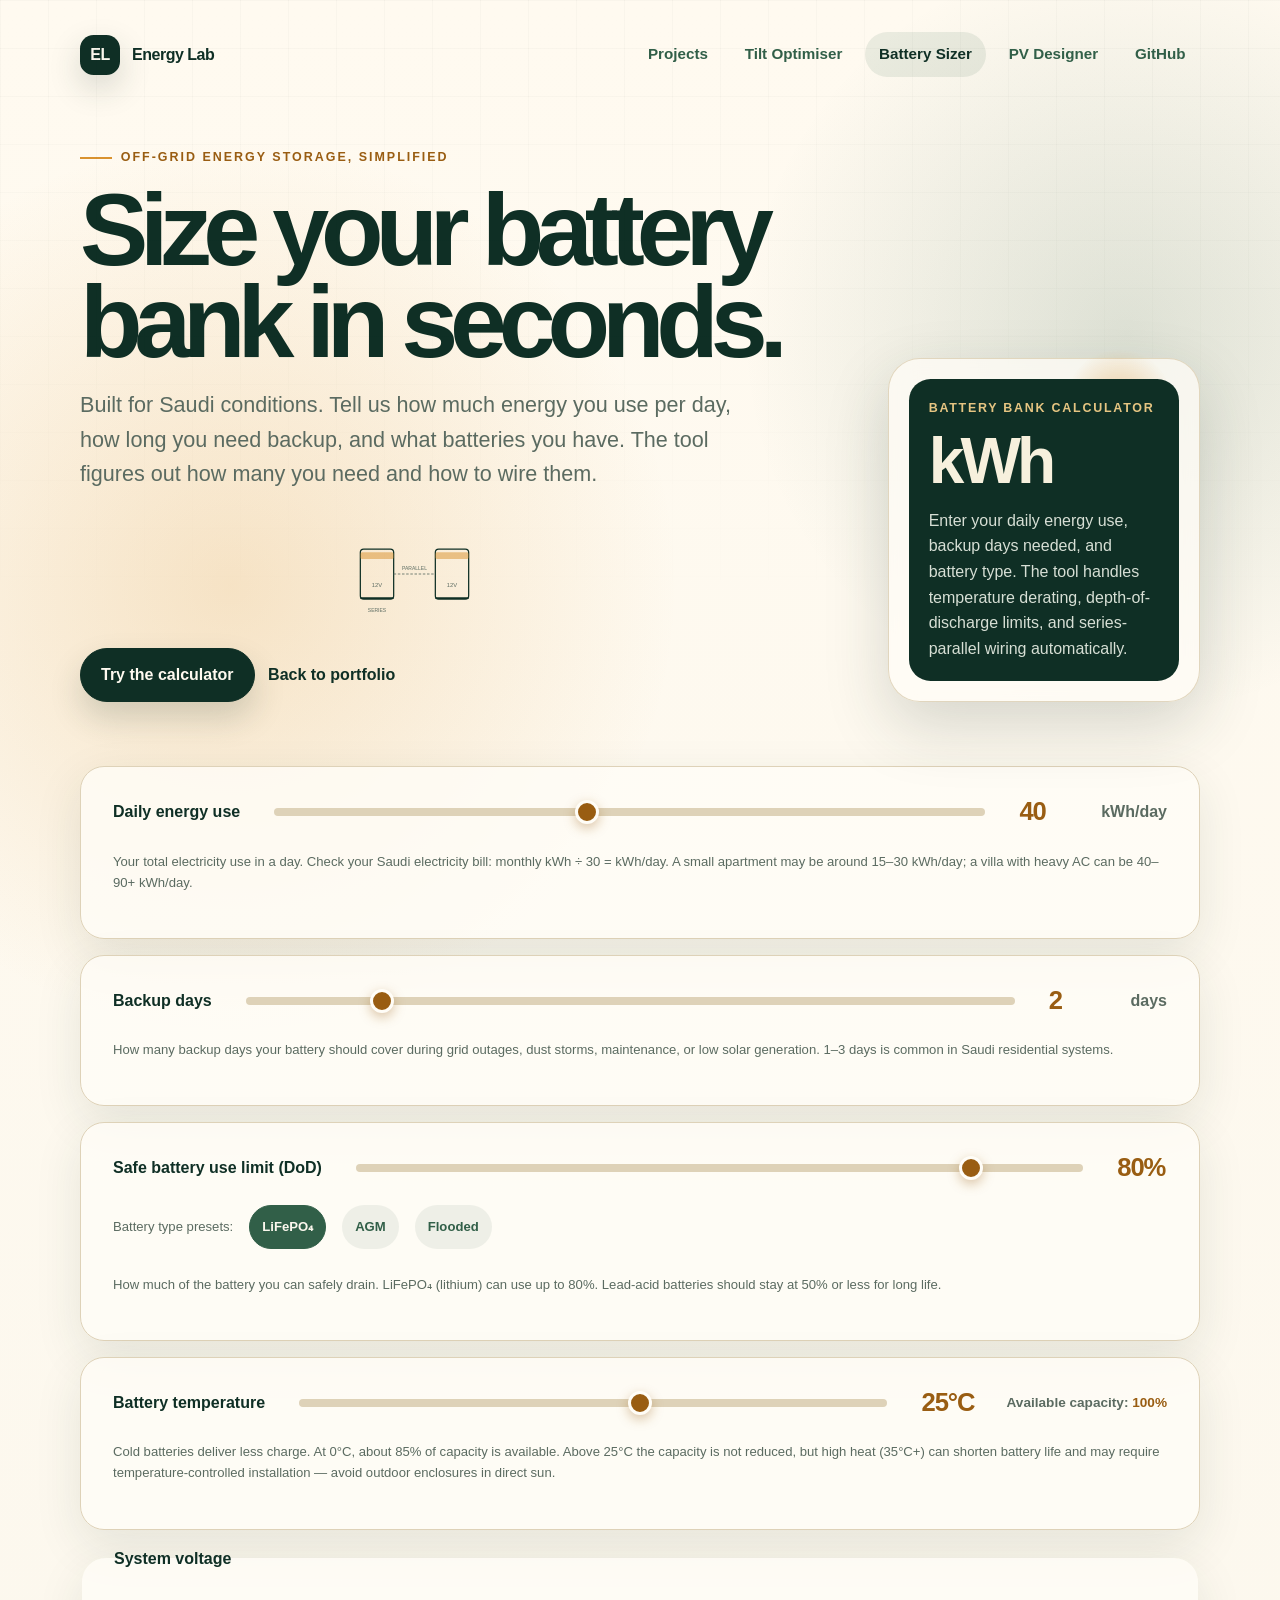
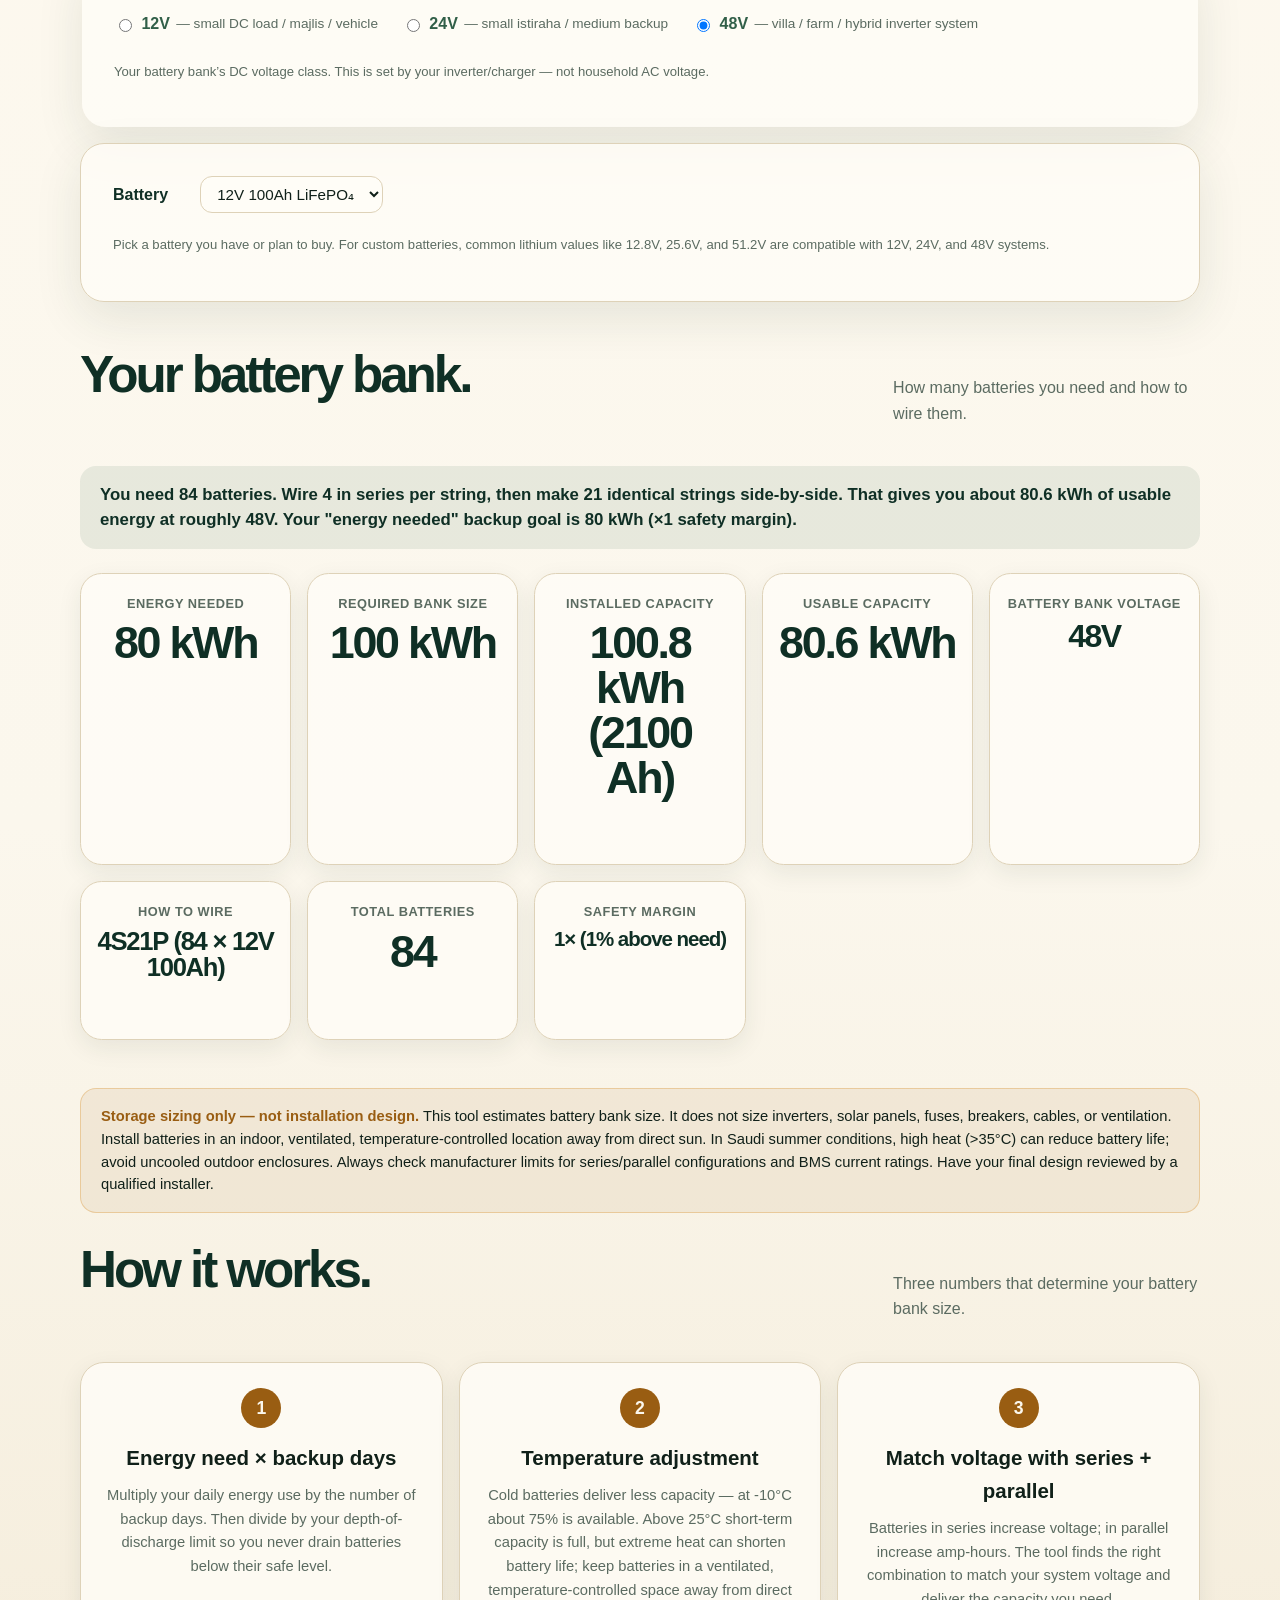
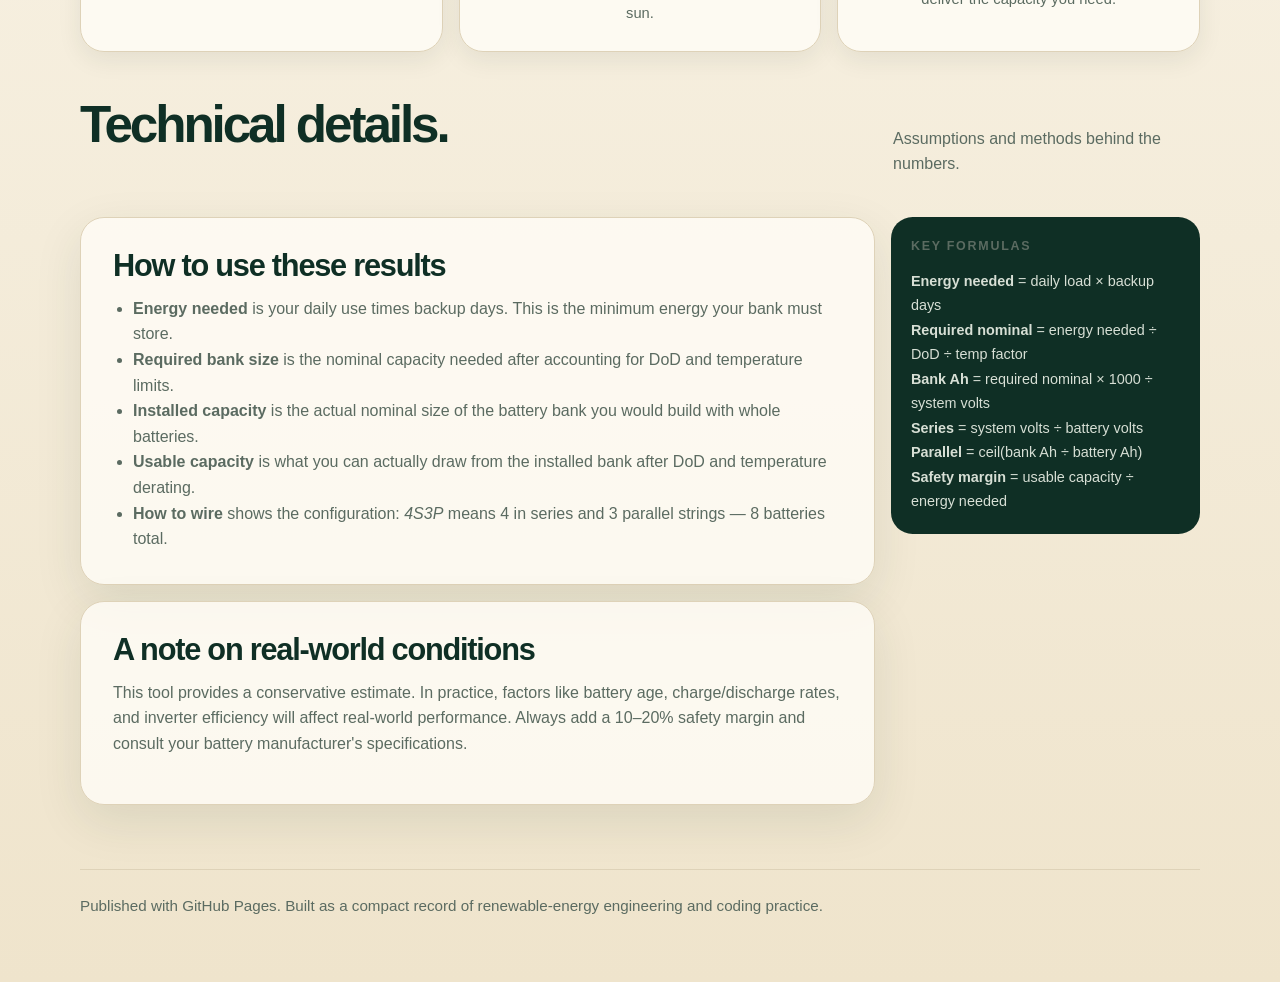
<file: project3.html>
<!DOCTYPE html>
<html lang="en">
<head>
    <meta charset="UTF-8">
    <meta http-equiv="Content-Security-Policy" content="default-src 'self'; script-src 'unsafe-inline'; style-src 'unsafe-inline'; img-src 'self' data:;">
    <meta name="viewport" content="width=device-width, initial-scale=1.0">
    <meta name="description" content="Size your battery bank for Saudi homes and off-grid systems — no engineering knowledge needed.">
    <meta name="theme-color" content="#0f2f25">
    <meta property="og:title" content="Battery Storage Sizing Tool | Portfolio Project">
    <meta property="og:description" content="Size your off-grid battery bank — no engineering knowledge needed.">
    <meta property="og:type" content="website">
    <title>Battery Storage Sizing Tool | Renewable Energy Project</title>
    <style>
        :root {
            --ink: #102019;
            --muted: #5b6b61;
            --paper: #fbf7ed;
            --surface: #fffdf7;
            --surface-strong: #f0e6cf;
            --line: #ded2b8;
            --forest: #0f2f25;
            --moss: #315f48;
            --sun: #d9922e;
            --sun-dark: #995d12;
            --shadow: rgba(31, 54, 42, 0.18);
        }

        * { box-sizing: border-box; }

        html { scroll-behavior: smooth; }

        body {
            margin: 0;
            font-family: Aptos, "Segoe UI", Tahoma, sans-serif;
            color: var(--ink);
            background:
                radial-gradient(circle at 18% 14%, rgba(217, 146, 46, 0.22), transparent 28rem),
                radial-gradient(circle at 88% 8%, rgba(49, 95, 72, 0.16), transparent 24rem),
                linear-gradient(180deg, #fffaf0 0%, var(--paper) 58%, #efe4cc 100%);
            min-height: 100vh;
            line-height: 1.6;
            -webkit-tap-highlight-color: rgba(217, 146, 46, 0.24);
        }

        body::before {
            content: "";
            position: fixed;
            inset: 0;
            pointer-events: none;
            background-image:
                linear-gradient(rgba(15, 47, 37, 0.035) 1px, transparent 1px),
                linear-gradient(90deg, rgba(15, 47, 37, 0.035) 1px, transparent 1px);
            background-size: 3rem 3rem;
            mask-image: linear-gradient(180deg, rgba(0,0,0,0.72), transparent 70%);
        }

        a { color: inherit; }

        a:focus-visible {
            outline: 3px solid var(--sun-dark);
            outline-offset: 4px;
        }

        .skip-link {
            position: absolute;
            left: 1rem;
            top: 1rem;
            z-index: 10;
            padding: 0.75rem 1rem;
            color: white;
            background: var(--forest);
            border-radius: 999px;
            transform: translateY(-150%);
            transition: transform 180ms ease;
        }

        .skip-link:focus { transform: translateY(0); }

        .page {
            width: min(1120px, calc(100% - 2rem));
            margin: 0 auto;
            padding: 2rem 0 3rem;
        }

        .site-header {
            display: flex;
            align-items: center;
            justify-content: space-between;
            gap: 1rem;
            margin-bottom: 4rem;
        }

        .brand {
            display: inline-flex;
            align-items: center;
            gap: 0.75rem;
            color: var(--forest);
            font-weight: 800;
            letter-spacing: -0.03em;
            text-decoration: none;
        }

        .brand-mark {
            display: grid;
            width: 2.5rem;
            height: 2.5rem;
            place-items: center;
            color: var(--paper);
            background: var(--forest);
            border-radius: 0.85rem;
            box-shadow: 0 0.8rem 2rem var(--shadow);
            font-variant-numeric: tabular-nums;
        }

        .nav {
            display: flex;
            align-items: center;
            gap: 0.5rem;
        }

        .nav a {
            padding: 0.65rem 0.9rem;
            color: var(--moss);
            font-size: 0.95rem;
            font-weight: 700;
            text-decoration: none;
            border-radius: 999px;
            transition: color 180ms ease, background-color 180ms ease;
        }

        .nav a:hover,
        .nav a[aria-current="page"] {
            color: var(--forest);
            background: rgba(49, 95, 72, 0.1);
        }

        h1, h2, h3, p { margin-top: 0; }

        .hero {
            display: grid;
            grid-template-columns: minmax(0, 1fr) minmax(18rem, 0.42fr);
            gap: clamp(2rem, 5vw, 4.5rem);
            align-items: end;
            margin-bottom: 4rem;
        }

        .eyebrow {
            display: inline-flex;
            align-items: center;
            gap: 0.55rem;
            margin: 0 0 1rem;
            color: var(--sun-dark);
            font-size: 0.78rem;
            font-weight: 800;
            letter-spacing: 0.16em;
            text-transform: uppercase;
        }

        .eyebrow::before {
            content: "";
            width: 2rem;
            height: 2px;
            background: var(--sun);
        }

        h1 {
            max-width: 13ch;
            margin-bottom: 1.25rem;
            color: var(--forest);
            font-size: clamp(3.25rem, 8vw, 6.8rem);
            line-height: 0.9;
            letter-spacing: -0.08em;
            text-wrap: balance;
        }

        .lead {
            max-width: 42rem;
            margin-bottom: 2rem;
            color: var(--muted);
            font-size: clamp(1.08rem, 2vw, 1.35rem);
            text-wrap: pretty;
        }

        .actions {
            display: flex;
            flex-wrap: wrap;
            gap: 0.85rem;
            align-items: center;
        }

        .button, .text-link {
            font-weight: 800;
            text-decoration: none;
        }

        .button {
            display: inline-flex;
            align-items: center;
            justify-content: center;
            min-height: 3rem;
            padding: 0.85rem 1.25rem;
            color: #fffaf0;
            background: var(--forest);
            border: 1px solid var(--forest);
            border-radius: 999px;
            box-shadow: 0 1rem 2rem var(--shadow);
            transition: transform 180ms ease, box-shadow 180ms ease, background-color 180ms ease;
        }

        .button:hover {
            background: var(--moss);
            box-shadow: 0 1.25rem 2.4rem rgba(31, 54, 42, 0.24);
            transform: translateY(-2px);
        }

        .button:active { transform: translateY(0); }

        .text-link {
            color: var(--forest);
            transition: color 180ms ease;
        }

        .text-link:hover { color: var(--sun-dark); }

        .project-panel {
            position: relative;
            padding: 1.25rem;
            background: rgba(255, 253, 247, 0.72);
            border: 1px solid rgba(222, 210, 184, 0.9);
            border-radius: 2rem;
            box-shadow: 0 1.5rem 4rem var(--shadow);
            backdrop-filter: blur(14px);
        }

        .project-panel::before {
            content: "";
            position: absolute;
            inset: -0.75rem 1.5rem auto auto;
            width: 7rem;
            height: 7rem;
            background: radial-gradient(circle, rgba(217, 146, 46, 0.42), transparent 68%);
            border-radius: 50%;
        }

        .panel-card {
            position: relative;
            padding: 1.25rem;
            color: #f7f0dd;
            background: var(--forest);
            border-radius: 1.35rem;
        }

        .panel-label {
            margin-bottom: 0.75rem;
            color: #e6c582;
            font-size: 0.78rem;
            font-weight: 800;
            letter-spacing: 0.14em;
            text-transform: uppercase;
        }

        .panel-value {
            margin-bottom: 1rem;
            font-size: clamp(2.6rem, 6vw, 4rem);
            font-weight: 900;
            line-height: 0.95;
            letter-spacing: -0.06em;
            font-variant-numeric: tabular-nums;
        }

        .panel-card p:last-child {
            margin-bottom: 0;
            color: #d7dfd5;
        }

        .section-heading {
            display: grid;
            grid-template-columns: minmax(0, 0.72fr) minmax(16rem, 0.28fr);
            gap: 1.5rem;
            align-items: end;
            margin-bottom: 1.5rem;
        }

        h2 {
            color: var(--forest);
            font-size: clamp(2rem, 4vw, 3.8rem);
            line-height: 0.98;
            letter-spacing: -0.06em;
            text-wrap: balance;
        }

        .section-heading p { color: var(--muted); }

        .content-grid {
            display: grid;
            grid-template-columns: minmax(0, 0.72fr) minmax(16rem, 0.28fr);
            gap: 1rem;
            align-items: start;
            margin-bottom: 3rem;
        }

        .card, .side-card {
            background: rgba(255, 253, 247, 0.82);
            border: 1px solid var(--line);
            border-radius: 1.5rem;
            box-shadow: 0 1rem 3rem rgba(31, 54, 42, 0.1);
        }

        .card {
            padding: clamp(1.25rem, 3vw, 2rem);
        }

        .card + .card { margin-top: 1rem; }

        .card h3, .side-card h3 {
            margin-bottom: 0.85rem;
            color: var(--forest);
            font-size: clamp(1.35rem, 2.4vw, 2rem);
            line-height: 1.05;
            letter-spacing: -0.04em;
        }

        .card p, .card li, .side-card p, .side-card li { color: var(--muted); }

        .side-stack { display: grid; gap: 1rem; }

        .side-card { padding: 1.25rem; }

        .site-footer {
            margin-top: 4rem;
            padding-top: 1.5rem;
            color: var(--muted);
            border-top: 1px solid var(--line);
            font-size: 0.95rem;
        }

        /* ---- battery-specific ---- */

        .input-section { margin-bottom: 3rem; }

        .slider-group {
            display: flex;
            flex-wrap: wrap;
            align-items: center;
            gap: 1.25rem 2rem;
            padding: clamp(1.25rem, 3vw, 2rem);
            background: rgba(255, 253, 247, 0.82);
            border: 1px solid var(--line);
            border-radius: 1.5rem;
            box-shadow: 0 1rem 3rem rgba(31, 54, 42, 0.1);
        }

        .slider-group + .slider-group { margin-top: 1rem; }

        .slider-label {
            display: flex;
            align-items: center;
            gap: 0.75rem;
            font-weight: 800;
            color: var(--forest);
            cursor: pointer;
        }

        .slider-value {
            font-size: 1.6rem;
            font-weight: 900;
            color: var(--sun-dark);
            font-variant-numeric: tabular-nums;
            letter-spacing: -0.04em;
            min-width: 3.5ch;
            line-height: 1;
        }

        input[type="range"] {
            -webkit-appearance: none;
            appearance: none;
            flex: 1;
            min-width: 10rem;
            height: 0.5rem;
            background: var(--line);
            border-radius: 999px;
            outline: none;
        }

        input[type="range"]::-webkit-slider-thumb {
            -webkit-appearance: none;
            appearance: none;
            width: 1.5rem;
            height: 1.5rem;
            background: var(--sun-dark);
            border-radius: 50%;
            border: 3px solid var(--surface);
            box-shadow: 0 0.25rem 0.75rem rgba(153, 93, 18, 0.35);
            cursor: pointer;
            transition: transform 120ms ease;
        }

        input[type="range"]::-webkit-slider-thumb:hover { transform: scale(1.15); }

        input[type="range"]::-moz-range-thumb {
            width: 1.5rem;
            height: 1.5rem;
            background: var(--sun-dark);
            border-radius: 50%;
            border: 3px solid var(--surface);
            box-shadow: 0 0.25rem 0.75rem rgba(153, 93, 18, 0.35);
            cursor: pointer;
        }

        .dod-row {
            display: flex;
            flex-wrap: wrap;
            align-items: center;
            gap: 0.5rem 1rem;
            margin-top: 0.25rem;
        }

        .dod-preset {
            padding: 0.4rem 0.75rem;
            min-height: 44px;
            font-family: inherit;
            font-size: 0.82rem;
            font-weight: 700;
            color: var(--moss);
            background: rgba(49, 95, 72, 0.08);
            border: 1px solid transparent;
            border-radius: 999px;
            cursor: pointer;
            transition: color 120ms ease, background-color 120ms ease, border-color 120ms ease;
        }

        .dod-preset:hover {
            background: rgba(49, 95, 72, 0.16);
        }

        .dod-preset:focus-visible {
            outline: 3px solid var(--sun-dark);
            outline-offset: 3px;
        }

        .dod-preset.active {
            color: var(--paper);
            background: var(--moss);
            border-color: var(--moss);
        }

        .helper-text {
            margin-top: 0.35rem;
            color: var(--muted);
            font-size: 0.82rem;
            font-weight: 400;
            width: 100%;
        }

        .result-summary {
            padding: 1rem 1.25rem;
            margin-bottom: 1.5rem;
            background: rgba(49, 95, 72, 0.1);
            border-radius: 1rem;
            color: var(--forest);
            font-size: 1.05rem;
            font-weight: 600;
            line-height: 1.5;
        }

        .safety-box {
            padding: 1rem 1.25rem;
            margin-bottom: 2rem;
            background: rgba(153, 93, 18, 0.08);
            border: 1px solid rgba(217, 146, 46, 0.35);
            border-radius: 1rem;
            color: var(--ink);
            font-size: 0.92rem;
            line-height: 1.55;
        }

        .safety-box strong {
            color: var(--sun-dark);
        }

        .results-row {
            display: grid;
            grid-template-columns: repeat(auto-fit, minmax(11rem, 1fr));
            gap: 1rem;
            margin-bottom: 3rem;
        }

        .stat-card {
            padding: 1.25rem 1rem;
            text-align: center;
            background: rgba(255, 253, 247, 0.82);
            border: 1px solid var(--line);
            border-radius: 1.35rem;
            box-shadow: 0 0.5rem 1.5rem rgba(31, 54, 42, 0.08);
        }

        .stat-label {
            margin-bottom: 0.4rem;
            color: var(--muted);
            font-size: 0.8rem;
            font-weight: 700;
            letter-spacing: 0.04em;
            text-transform: uppercase;
        }

        .stat-number {
            color: var(--forest);
            font-size: clamp(2rem, 4vw, 2.8rem);
            font-weight: 900;
            line-height: 1;
            letter-spacing: -0.05em;
            font-variant-numeric: tabular-nums;
            overflow-wrap: anywhere;
        }

        .stat-unit {
            font-size: 0.65em;
            color: var(--muted);
            font-weight: 700;
        }

        .select-group {
            display: flex;
            flex-wrap: wrap;
            align-items: center;
            gap: 1rem 2rem;
            padding: clamp(1.25rem, 3vw, 2rem);
            background: rgba(255, 253, 247, 0.82);
            border: 1px solid var(--line);
            border-radius: 1.5rem;
            box-shadow: 0 1rem 3rem rgba(31, 54, 42, 0.1);
        }

        .select-group label {
            font-weight: 800;
            color: var(--forest);
        }

        select, input[type="number"] {
            font-family: inherit;
            font-size: 0.95rem;
            padding: 0.5rem 0.75rem;
            color: var(--ink);
            background: var(--surface);
            border: 1px solid var(--line);
            border-radius: 0.75rem;
        }

        select:focus-visible,
        input[type="number"]:focus-visible,
        input[type="radio"]:focus-visible {
            outline: 3px solid var(--sun-dark);
            outline-offset: 2px;
        }

        .radio-group {
            display: flex;
            flex-wrap: wrap;
            align-items: center;
            gap: 0.5rem 1.5rem;
        }

        .radio-group label {
            display: inline-flex;
            align-items: center;
            gap: 0.4rem;
            font-weight: 700;
            color: var(--moss);
            cursor: pointer;
        }

        .custom-fields {
            display: flex;
            flex-wrap: wrap;
            align-items: center;
            gap: 0.75rem 1.5rem;
            margin-top: 1rem;
            padding: 1rem;
            background: rgba(222, 210, 184, 0.2);
            border-radius: 1rem;
        }

        .custom-fields label {
            display: inline-flex;
            align-items: center;
            gap: 0.4rem;
            font-weight: 700;
            color: var(--forest);
        }

        .custom-fields input[type="number"] {
            width: 6rem;
        }

        .derating-display {
            font-weight: 900;
            color: var(--sun-dark);
            font-variant-numeric: tabular-nums;
            min-width: 2.5ch;
        }

        .what-this-means {
            margin-top: 1rem;
            padding: 1rem;
            background: rgba(49, 95, 72, 0.1);
            border-radius: 1rem;
            color: var(--forest);
            font-size: 0.95rem;
        }

        .how-cards {
            display: grid;
            grid-template-columns: repeat(3, 1fr);
            gap: 1rem;
            margin-bottom: 3rem;
        }

        .how-card {
            padding: clamp(1.25rem, 2vw, 1.75rem);
            text-align: center;
            background: rgba(255, 253, 247, 0.82);
            border: 1px solid var(--line);
            border-radius: 1.5rem;
            box-shadow: 0 0.5rem 1.5rem rgba(31, 54, 42, 0.08);
        }

        .how-step {
            display: grid;
            place-items: center;
            width: 2.5rem;
            height: 2.5rem;
            margin: 0 auto 0.85rem;
            color: var(--paper);
            background: var(--sun-dark);
            border-radius: 50%;
            font-size: 1.1rem;
            font-weight: 900;
        }

        .how-card h3 {
            font-size: clamp(1.1rem, 1.6vw, 1.4rem);
            margin-bottom: 0.6rem;
        }

        .how-card p {
            font-size: 0.92rem;
            color: var(--muted);
            margin-bottom: 0;
        }

        @media (max-width: 760px) {
            .page {
                width: min(100% - 1.25rem, 1120px);
                padding-top: 1rem;
            }

            .site-header,
            .hero,
            .section-heading,
            .content-grid {
                grid-template-columns: 1fr;
            }

            .site-header {
                align-items: flex-start;
                flex-direction: column;
                margin-bottom: 3rem;
            }

            .nav {
                width: 100%;
                flex-wrap: wrap;
                justify-content: flex-start;
            }

            .nav a { padding-inline: 0.55rem; }

            h1 { max-width: 9ch; }

            .hero { margin-bottom: 3.5rem; }

            .results-row { grid-template-columns: repeat(2, 1fr); }

            .how-cards { grid-template-columns: 1fr; }
        }

        @media (max-width: 480px) {
            .results-row { grid-template-columns: 1fr; }
        }

        .visually-hidden:not(:focus):not(:active) {
            position: absolute;
            width: 1px;
            height: 1px;
            overflow: hidden;
            clip: rect(0, 0, 0, 0);
            white-space: nowrap;
            border: 0;
        }

        input[type="range"]:focus-visible {
            outline: 3px solid var(--sun-dark);
            outline-offset: 4px;
        }

        @media print {
            body { background: none !important; color: #000; }
            body::before { display: none !important; }
            .site-header, .hero, .input-section, .how-cards,
            .side-stack, .actions, .nav { break-inside: avoid; }
            .page { width: 100%; max-width: none; }
            .stat-card, .card, .how-card, .slider-group, .select-group {
                box-shadow: none;
                border: 1px solid #ccc;
                background: #fff;
            }
        }

        @media (prefers-reduced-motion: reduce) {
            *, *::before, *::after {
                scroll-behavior: auto !important;
                transition-duration: 0.01ms !important;
                animation-duration: 0.01ms !important;
                animation-iteration-count: 1 !important;
            }
        }
    </style>
</head>
<body>
    <noscript>This interactive tool requires JavaScript.</noscript>
    <a class="skip-link" href="#main">Skip to content</a>
    <div class="page">
        <header class="site-header">
            <a class="brand" href="index.html" aria-label="Portfolio home">
                <span class="brand-mark" aria-hidden="true">EL</span>
                <span>Energy Lab</span>
            </a>
            <nav class="nav" aria-label="Primary navigation">
                <a href="index.html#projects">Projects</a>
                <a href="project2.html">Tilt Optimiser</a>
                <a href="project3.html" aria-current="page">Battery Sizer</a>
                <a href="project4.html">PV Designer</a>
                <a href="https://github.com/EnergizerLab/portfolio" target="_blank" rel="noreferrer">GitHub</a>
            </nav>
        </header>

        <main id="main" tabindex="-1">
            <section class="hero" aria-labelledby="hero-title">
                <div>
                    <p class="eyebrow">Off-grid energy storage, simplified</p>
                    <h1 id="hero-title">Size your battery bank in seconds.</h1>
                    <p class="lead">
                        Built for Saudi conditions. Tell us how much energy you use per day, how long you need backup, and what batteries you have. The tool figures out how many you need and how to wire them.
                    </p>
                    <div style="text-align:center;margin-bottom:1rem;">
                        <svg viewBox="0 0 240 120" width="100%" style="max-width:200px;" aria-label="Diagram showing battery bank series-parallel configuration" role="img">
                            <rect x="10" y="30" width="40" height="60" rx="4" fill="none" stroke="#0f2f25" stroke-width="1.5"/>
                            <rect x="10" y="34" width="40" height="8" rx="2" fill="#d9922e" opacity="0.5"/>
                            <text x="30" y="76" text-anchor="middle" fill="#5b6b61" font-size="7" font-family="sans-serif">12V</text>
                            <rect x="10" y="88" width="40" height="2" rx="1" fill="#0f2f25"/>
                            <text x="30" y="105" text-anchor="middle" fill="#5b6b61" font-size="6" font-family="sans-serif">SERIES</text>
                            <rect x="100" y="30" width="40" height="60" rx="4" fill="none" stroke="#0f2f25" stroke-width="1.5"/>
                            <rect x="100" y="34" width="40" height="8" rx="2" fill="#d9922e" opacity="0.5"/>
                            <text x="120" y="76" text-anchor="middle" fill="#5b6b61" font-size="7" font-family="sans-serif">12V</text>
                            <rect x="100" y="88" width="40" height="2" rx="1" fill="#0f2f25"/>
                            <line x1="50" y1="60" x2="100" y2="60" stroke="#5b6b61" stroke-width="1" stroke-dasharray="3,2"/>
                            <text x="75" y="55" text-anchor="middle" fill="#5b6b61" font-size="6" font-family="sans-serif">PARALLEL</text>
                        </svg>
                    </div>
                    <div class="actions">
                        <a class="button" href="#input-section">Try the calculator</a>
                        <a class="text-link" href="index.html">Back to portfolio</a>
                    </div>
                </div>

                <aside class="project-panel" aria-label="Project snapshot">
                    <div class="panel-card">
                        <p class="panel-label">Battery bank calculator</p>
                        <p class="panel-value">kWh</p>
                        <p>Enter your daily energy use, backup days needed, and battery type. The tool handles temperature derating, depth-of-discharge limits, and series-parallel wiring automatically.</p>
                    </div>
                </aside>
            </section>

            <section id="input-section" class="input-section" aria-labelledby="input-heading">
                <h2 id="input-heading" class="visually-hidden" tabindex="-1">Calculator inputs</h2>

                <div class="slider-group">
                    <label for="dailyLoad" class="slider-label">Daily energy use</label>
                    <input type="range" id="dailyLoad" min="1" max="90" step="1" value="40" aria-label="Daily energy consumption in kWh">
                    <output class="slider-value" id="dailyLoadDisplay">40</output>
                    <span style="font-weight:700;color:var(--muted);">kWh/day</span>
                    <p class="helper-text">Your total electricity use in a day. Check your Saudi electricity bill: monthly kWh &divide; 30 = kWh/day. A small apartment may be around 15–30 kWh/day; a villa with heavy AC can be 40–90+ kWh/day.</p>
                </div>

                <div class="slider-group">
                    <label for="autonomyDays" class="slider-label">Backup days</label>
                    <input type="range" id="autonomyDays" min="1" max="7" step="1" value="2" aria-label="Days of backup autonomy">
                    <output class="slider-value" id="autonomyDisplay">2</output>
                    <span style="font-weight:700;color:var(--muted);">days</span>
                    <p class="helper-text">How many backup days your battery should cover during grid outages, dust storms, maintenance, or low solar generation. 1–3 days is common in Saudi residential systems.</p>
                </div>

                <div class="slider-group">
                    <div style="display:flex;flex-wrap:wrap;align-items:center;gap:1rem 2rem;width:100%;">
                        <label for="dodSlider" class="slider-label">Safe battery use limit (DoD)</label>
                        <input type="range" id="dodSlider" min="0.20" max="0.90" step="0.05" value="0.80" aria-label="Depth of discharge limit">
                        <output class="slider-value" id="dodDisplay">80%</output>
                    </div>
                    <div class="dod-row">
                        <span style="font-size:0.82rem;color:var(--muted);">Battery type presets:</span>
                        <button type="button" class="dod-preset" id="dodLifePO4" aria-pressed="true">LiFePO₄</button>
                        <button type="button" class="dod-preset" id="dodAGM" aria-pressed="false">AGM</button>
                        <button type="button" class="dod-preset" id="dodFlooded" aria-pressed="false">Flooded</button>
                    </div>
                    <p class="helper-text">How much of the battery you can safely drain. LiFePO₄ (lithium) can use up to 80%. Lead-acid batteries should stay at 50% or less for long life.</p>
                </div>

                <div class="slider-group">
                    <label for="tempSlider" class="slider-label">Battery temperature</label>
                    <input type="range" id="tempSlider" min="-10" max="50" step="1" value="25" aria-label="Battery temperature in Celsius">
                    <output class="slider-value" id="tempDisplay">25°C</output>
                    <span style="font-weight:700;color:var(--muted);font-size:0.85rem;">Available capacity: <span class="derating-display" id="deratingDisplay">100%</span></span>
                    <p class="helper-text">Cold batteries deliver less charge. At 0°C, about 85% of capacity is available. Above 25°C the capacity is not reduced, but high heat (35°C+) can shorten battery life and may require temperature-controlled installation &mdash; avoid outdoor enclosures in direct sun.</p>
                </div>

                <fieldset class="select-group" style="margin-top:1rem;border:none;">
                    <legend style="font-weight:800;color:var(--forest);padding:0;float:none;margin-bottom:0.5rem;">System voltage</legend>
                    <div class="radio-group">
                        <label><input type="radio" name="sysVolt" id="sys12v" value="12"> 12V <span style="font-weight:400;color:var(--muted);font-size:0.85rem;">— small DC load / majlis / vehicle</span></label>
                        <label><input type="radio" name="sysVolt" id="sys24v" value="24"> 24V <span style="font-weight:400;color:var(--muted);font-size:0.85rem;">— small istiraha / medium backup</span></label>
                        <label><input type="radio" name="sysVolt" id="sys48v" value="48" checked> 48V <span style="font-weight:400;color:var(--muted);font-size:0.85rem;">— villa / farm / hybrid inverter system</span></label>
                    </div>
                    <p class="helper-text" style="margin-top:0.5rem;">Your battery bank&rsquo;s DC voltage class. This is set by your inverter/charger — not household AC voltage.</p>
                </fieldset>

                <div class="select-group" style="margin-top:1rem;">
                    <label for="batterySpec">Battery</label>
                    <select id="batterySpec" aria-controls="customFields">
                        <option value="12-100">12V 100Ah LiFePO₄</option>
                        <option value="12-200">12V 200Ah LiFePO₄</option>
                        <option value="12-100-agm">12V 100Ah AGM</option>
                        <option value="12-200-agm">12V 200Ah AGM</option>
                        <option value="2-500">2V 500Ah Flooded</option>
                        <option value="2-1000">2V 1000Ah Flooded</option>
                        <option value="custom">Custom battery</option>
                    </select>

                    <div id="customFields" class="custom-fields" style="display:none;" role="region" aria-label="Custom battery values">
                        <label>Voltage: <input type="number" id="customBatteryV" value="12" min="1" step="0.1"> V</label>
                        <label>Capacity: <input type="number" id="customBatteryAh" value="100" min="1" step="1"> Ah</label>
                    </div>
                    <p class="helper-text">Pick a battery you have or plan to buy. For custom batteries, common lithium values like 12.8V, 25.6V, and 51.2V are compatible with 12V, 24V, and 48V systems.</p>
                </div>
            </section>

            <section aria-labelledby="results-heading">
                <div class="section-heading">
                    <h2 id="results-heading">Your battery bank.</h2>
                    <p>How many batteries you need and how to wire them.</p>
                </div>

                <div id="resultSummary" class="result-summary" role="status" aria-live="polite">
                    Enter your daily energy use and backup days above to see results.
                </div>

                <div id="validationMessage" class="helper-text" style="margin-bottom:1rem;font-weight:700;display:none;" role="alert"></div>

                <div class="results-row">
                    <div class="stat-card">
                        <p class="stat-label">Energy needed</p>
                        <p class="stat-number"><span id="resultEnergyNeeded">--</span></p>
                    </div>
                    <div class="stat-card">
                        <p class="stat-label">Required bank size</p>
                        <p class="stat-number"><span id="resultRequiredCapacity">--</span></p>
                    </div>
                    <div class="stat-card">
                        <p class="stat-label">Installed capacity</p>
                        <p class="stat-number"><span id="resultInstalledCapacity">--</span></p>
                    </div>
                    <div class="stat-card">
                        <p class="stat-label">Usable capacity</p>
                        <p class="stat-number"><span id="resultUsableCapacity">--</span></p>
                    </div>
                    <div class="stat-card">
                        <p class="stat-label">Battery bank voltage</p>
                        <p class="stat-number" style="font-size:clamp(1.4rem, 2.8vw, 2rem);"><span id="resultBankVoltage">--</span></p>
                    </div>
                    <div class="stat-card">
                        <p class="stat-label">How to wire</p>
                        <p class="stat-number" style="font-size:clamp(1.2rem, 2vw, 1.8rem);overflow-wrap:anywhere;"><span id="resultConfig">--</span></p>
                    </div>
                    <div class="stat-card">
                        <p class="stat-label">Total batteries</p>
                        <p class="stat-number"><span id="resultCount">--</span></p>
                    </div>
                    <div class="stat-card">
                        <p class="stat-label">Safety margin</p>
                        <p class="stat-number" style="font-size:clamp(1rem, 1.6vw, 1.4rem);"><span id="resultMargin">--</span></p>
                    </div>
                </div>

                <div class="safety-box">
                    <strong>Storage sizing only — not installation design.</strong> This tool estimates battery bank size. It does not size inverters, solar panels, fuses, breakers, cables, or ventilation. Install batteries in an indoor, ventilated, temperature-controlled location away from direct sun. In Saudi summer conditions, high heat (>35&deg;C) can reduce battery life; avoid uncooled outdoor enclosures. Always check manufacturer limits for series/parallel configurations and BMS current ratings. Have your final design reviewed by a qualified installer.
                </div>
            </section>

            <section aria-labelledby="how-heading">
                <div class="section-heading">
                    <h2 id="how-heading">How it works.</h2>
                    <p>Three numbers that determine your battery bank size.</p>
                </div>

                <div class="how-cards">
                    <article class="how-card">
                        <span class="how-step" aria-hidden="true">1</span>
                        <h3>Energy need &times; backup days</h3>
                        <p>Multiply your daily energy use by the number of backup days. Then divide by your depth-of-discharge limit so you never drain batteries below their safe level.</p>
                    </article>
                    <article class="how-card">
                        <span class="how-step" aria-hidden="true">2</span>
                        <h3>Temperature adjustment</h3>
                        <p>Cold batteries deliver less capacity &mdash; at -10&deg;C about 75% is available. Above 25&deg;C short-term capacity is full, but extreme heat can shorten battery life; keep batteries in a ventilated, temperature-controlled space away from direct sun.</p>
                    </article>
                    <article class="how-card">
                        <span class="how-step" aria-hidden="true">3</span>
                        <h3>Match voltage with series + parallel</h3>
                        <p>Batteries in series increase voltage; in parallel increase amp-hours. The tool finds the right combination to match your system voltage and deliver the capacity you need.</p>
                    </article>
                </div>
            </section>

            <section aria-labelledby="details-title">
                <div class="section-heading">
                    <h2 id="details-title">Technical details.</h2>
                    <p>Assumptions and methods behind the numbers.</p>
                </div>

                <div class="content-grid">
                    <div>
                        <article class="card">
                            <h3>How to use these results</h3>
                            <ul style="margin:0;padding-left:1.25rem;">
                                <li><strong>Energy needed</strong> is your daily use times backup days. This is the minimum energy your bank must store.</li>
                                <li><strong>Required bank size</strong> is the nominal capacity needed after accounting for DoD and temperature limits.</li>
                                <li><strong>Installed capacity</strong> is the actual nominal size of the battery bank you would build with whole batteries.</li>
                                <li><strong>Usable capacity</strong> is what you can actually draw from the installed bank after DoD and temperature derating.</li>
                                <li><strong>How to wire</strong> shows the configuration: <em>4S3P</em> means 4 in series and 3 parallel strings &mdash; 8 batteries total.</li>
                            </ul>
                        </article>

                        <article class="card">
                            <h3>A note on real-world conditions</h3>
                            <p>
                                This tool provides a conservative estimate. In practice, factors like battery age, charge/discharge rates, and inverter efficiency will affect real-world performance. Always add a 10–20% safety margin and consult your battery manufacturer's specifications.
                            </p>
                        </article>
                    </div>

                    <aside class="side-stack" aria-label="Key formulas">
                        <section class="side-card panel-card" style="border:none;box-shadow:none;backdrop-filter:none;background:transparent;padding:0;">
                            <div class="panel-card" style="padding:1.25rem;">
                                <p class="panel-label">Key formulas</p>
                                <p style="font-size:0.9rem;line-height:1.7;">
                                    <strong>Energy needed</strong> = daily load &times; backup days<br>
                                    <strong>Required nominal</strong> = energy needed &divide; DoD &divide; temp factor<br>
                                    <strong>Bank Ah</strong> = required nominal &times; 1000 &divide; system volts<br>
                                    <strong>Series</strong> = system volts &divide; battery volts<br>
                                    <strong>Parallel</strong> = ceil(bank Ah &divide; battery Ah)<br>
                                    <strong>Safety margin</strong> = usable capacity &divide; energy needed
                                </p>
                            </div>
                        </section>
                    </aside>
                </div>
            </section>
        </main>

        <footer class="site-footer">
            <p>Published with GitHub Pages. Built as a compact record of renewable-energy engineering and coding practice.</p>
        </footer>
    </div>

    <!-- BATTERY_SCRIPT -->
    <script>
    document.addEventListener('DOMContentLoaded', function() {
        function getDeratingFactor(tempC) {
            if (tempC >= 25) return 1.00;
            if (tempC >= 10) return 0.95;
            if (tempC >= 0) return 0.85;
            if (tempC >= -10) return 0.75;
            return 0.65;
        }

        var chemistryDoD = {
            lifepo4: 0.80,
            agm: 0.50,
            flooded: 0.50
        };

        function getBatterySpec(specValue) {
            var map = {
                '12-100': { v: 12, ah: 100, chemistry: 'lifepo4' },
                '12-200': { v: 12, ah: 200, chemistry: 'lifepo4' },
                '12-100-agm': { v: 12, ah: 100, chemistry: 'agm' },
                '12-200-agm': { v: 12, ah: 200, chemistry: 'agm' },
                '2-500': { v: 2, ah: 500, chemistry: 'flooded' },
                '2-1000': { v: 2, ah: 1000, chemistry: 'flooded' }
            };
            if (specValue === 'custom') {
                var v = parseFloat(document.getElementById('customBatteryV').value);
                var ah = parseFloat(document.getElementById('customBatteryAh').value);
                if (isNaN(v) || isNaN(ah) || v <= 0 || ah <= 0) return null;
                return { v: v, ah: ah, chemistry: null };
            }
            return map[specValue] || null;
        }

        function getBatteryNominalClass(batteryV) {
            var lithiumMap = { 12.8: 12, 25.6: 24, 51.2: 48 };
            return lithiumMap[batteryV] || batteryV;
        }

        function validateVoltage(batteryV, sysVoltage) {
            var nominalV = getBatteryNominalClass(batteryV);
            var seriesCount = sysVoltage / nominalV;
            var isInteger = Math.abs(seriesCount - Math.round(seriesCount)) < 0.001;
            if (!isInteger || seriesCount < 1) {
                return { valid: false, message: batteryV + 'V batteries are not compatible with a ' + sysVoltage + 'V system. Try a different battery voltage or system voltage.' };
            }
            var actualBankVoltage = seriesCount * batteryV;
            var roundedS = Math.round(seriesCount);
            return {
                valid: true,
                seriesCount: roundedS,
                actualBankVoltage: Math.round(actualBankVoltage * 10) / 10,
                bankVoltageLabel: (Math.abs(actualBankVoltage - sysVoltage) > 0.1)
                    ? Math.round(actualBankVoltage * 10) / 10 + 'V'
                    : sysVoltage + 'V'
            };
        }

        function computeBankSize(dailyKwh, autonomy, dod, tempC, sysVoltage, batteryV, batteryAh) {
            var requiredEnergyKwh = dailyKwh * autonomy;
            var requiredNominalKwh = requiredEnergyKwh / dod;
            var derating = getDeratingFactor(tempC);
            var totalKwh = requiredNominalKwh / derating;
            var totalAh = totalKwh * 1000 / sysVoltage;

            var voltageCheck = validateVoltage(batteryV, sysVoltage);
            if (!voltageCheck.valid) {
                return { error: voltageCheck.message };
            }

            var seriesCount = voltageCheck.seriesCount;
            var parallelStrings = Math.ceil(totalAh / batteryAh);
            var totalBatteries = seriesCount * parallelStrings;
            var installedAh = parallelStrings * batteryAh;
            var installedKwh = installedAh * sysVoltage / 1000;
            var usableKwh = installedKwh * dod * derating;
            var exactMargin = usableKwh / requiredEnergyKwh;

            return {
                totalKwh: Math.round(totalKwh * 10) / 10,
                totalAh: Math.round(totalAh),
                seriesCount: seriesCount,
                parallelStrings: parallelStrings,
                totalBatteries: totalBatteries,
                sysVoltage: sysVoltage,
                batteryV: batteryV,
                batteryAh: batteryAh,
                requiredEnergyKwh: Math.round(requiredEnergyKwh * 10) / 10,
                requiredNominalKwh: Math.round(requiredNominalKwh * 10) / 10,
                installedAh: installedAh,
                installedKwh: Math.round(installedKwh * 10) / 10,
                usableKwh: Math.round(usableKwh * 10) / 10,
                margin: Math.round(exactMargin * 10) / 10,
                marginPercent: Math.round((exactMargin - 1) * 100),
                bankVoltageLabel: voltageCheck.bankVoltageLabel,
                actualBankVoltage: voltageCheck.actualBankVoltage,
                derating: derating
            };
        }

        function clearResults() {
            document.getElementById('resultEnergyNeeded').textContent = '--';
            document.getElementById('resultRequiredCapacity').textContent = '--';
            document.getElementById('resultInstalledCapacity').textContent = '--';
            document.getElementById('resultUsableCapacity').textContent = '--';
            document.getElementById('resultBankVoltage').textContent = '--';
            document.getElementById('resultConfig').textContent = '--';
            document.getElementById('resultCount').textContent = '--';
            document.getElementById('resultMargin').textContent = '--';
            document.getElementById('resultSummary').textContent = 'Enter your daily energy use and backup days above to see results.';
            document.getElementById('validationMessage').style.display = 'none';
        }

        function update() {
            var rawDaily = parseFloat(document.getElementById('dailyLoad').value);
            var dailyLoad = isNaN(rawDaily) ? 0 : rawDaily;
            var rawAuto = parseFloat(document.getElementById('autonomyDays').value);
            var autonomy = isNaN(rawAuto) ? 1 : rawAuto;
            var rawDod = parseFloat(document.getElementById('dodSlider').value);
            var dod = isNaN(rawDod) ? 0.5 : rawDod;
            var rawTemp = parseFloat(document.getElementById('tempSlider').value);
            var tempC = isNaN(rawTemp) ? 25 : rawTemp;

            var sysRadio = document.querySelector('input[name="sysVolt"]:checked');
            var sysVoltage = sysRadio ? parseInt(sysRadio.value, 10) : 12;

            var specValue = document.getElementById('batterySpec').value;
            var spec = getBatterySpec(specValue);

            var validationMsg = document.getElementById('validationMessage');

            if (!spec || dailyLoad <= 0 || autonomy <= 0) {
                clearResults();
                validationMsg.style.display = 'none';
                return;
            }

            var result = computeBankSize(dailyLoad, autonomy, dod, tempC, sysVoltage, spec.v, spec.ah);

            if (result.error) {
                clearResults();
                validationMsg.textContent = result.error;
                validationMsg.style.display = 'block';
                return;
            }

            validationMsg.style.display = 'none';

            document.getElementById('resultEnergyNeeded').textContent = result.requiredEnergyKwh + ' kWh';
            document.getElementById('resultRequiredCapacity').textContent = result.requiredNominalKwh + ' kWh';
            document.getElementById('resultInstalledCapacity').textContent = result.installedKwh + ' kWh (' + result.installedAh + ' Ah)';
            document.getElementById('resultUsableCapacity').textContent = result.usableKwh + ' kWh';
            document.getElementById('resultBankVoltage').textContent = result.bankVoltageLabel;
            document.getElementById('resultConfig').textContent = result.seriesCount + 'S' + result.parallelStrings + 'P (' + result.totalBatteries + ' \u00D7 ' + result.batteryV + 'V ' + result.batteryAh + 'Ah)';
            document.getElementById('resultCount').textContent = result.totalBatteries;
            document.getElementById('resultMargin').textContent = result.margin + '\u00D7 (' + result.marginPercent + '% above need)';

            var summaryEl = document.getElementById('resultSummary');
            var summary = 'You need ' + result.totalBatteries + ' batteries. ';
            if (result.seriesCount > 1) {
                summary += 'Wire ' + result.seriesCount + ' in series per string, then make ' + result.parallelStrings + ' identical strings side-by-side. ';
            } else {
                summary += 'Wire ' + result.parallelStrings + ' identical strings in parallel. ';
            }
            summary += 'That gives you about ' + result.usableKwh + ' kWh of usable energy at roughly ' + result.bankVoltageLabel + '. ';
            summary += 'Your "energy needed" backup goal is ' + result.requiredEnergyKwh + ' kWh (\u00D7' + result.margin + ' safety margin).';
            summaryEl.textContent = summary;
        }

        var dailyLoadSlider = document.getElementById('dailyLoad');
        var dailyLoadDisplay = document.getElementById('dailyLoadDisplay');
        dailyLoadSlider.addEventListener('input', function() {
            dailyLoadDisplay.value = this.value;
            update();
        });

        var autonomySlider = document.getElementById('autonomyDays');
        var autonomyDisplay = document.getElementById('autonomyDisplay');
        autonomySlider.addEventListener('input', function() {
            autonomyDisplay.value = this.value;
            update();
        });

        var dodSlider = document.getElementById('dodSlider');
        var dodDisplay = document.getElementById('dodDisplay');
        dodSlider.addEventListener('input', function() {
            dodDisplay.value = Math.round(this.value * 100) + '%';
            dodPresets.forEach(function(p) {
                var el = document.getElementById(p.id);
                el.classList.remove('active');
                el.setAttribute('aria-pressed', 'false');
            });
            update();
        });

        var tempSlider = document.getElementById('tempSlider');
        var tempDisplay = document.getElementById('tempDisplay');
        var deratingDisplay = document.getElementById('deratingDisplay');
        tempSlider.addEventListener('input', function() {
            var val = parseFloat(this.value);
            tempDisplay.value = val + '\u00B0C';
            var factor = getDeratingFactor(val);
            deratingDisplay.textContent = Math.round(factor * 100) + '%';
            update();
        });

        var dodPresets = [
            { id: 'dodLifePO4', value: 0.80 },
            { id: 'dodAGM', value: 0.50 },
            { id: 'dodFlooded', value: 0.50 }
        ];

        dodPresets.forEach(function(preset) {
            document.getElementById(preset.id).addEventListener('click', function() {
                dodSlider.value = preset.value;
                dodSlider.dispatchEvent(new Event('input', { bubbles: true }));
                dodPresets.forEach(function(p) {
                    var el = document.getElementById(p.id);
                    el.classList.remove('active');
                    el.setAttribute('aria-pressed', 'false');
                });
                this.classList.add('active');
                this.setAttribute('aria-pressed', 'true');
            });
        });

        var batterySpec = document.getElementById('batterySpec');
        var customFields = document.getElementById('customFields');
        batterySpec.addEventListener('change', function() {
            var isCustom = this.value === 'custom';
            customFields.style.display = isCustom ? '' : 'none';

            var spec = getBatterySpec(this.value);
            if (spec && spec.chemistry && chemistryDoD[spec.chemistry]) {
                var newDod = chemistryDoD[spec.chemistry];
                dodSlider.value = newDod;
                dodSlider.dispatchEvent(new Event('input', { bubbles: true }));
                dodPresets.forEach(function(p) {
                    var el = document.getElementById(p.id);
                    el.classList.remove('active');
                    el.setAttribute('aria-pressed', 'false');
                    if (Math.abs(p.value - newDod) < 0.001) {
                        el.classList.add('active');
                        el.setAttribute('aria-pressed', 'true');
                    }
                });
            }

            update();
        });

        document.getElementById('customBatteryV').addEventListener('input', update);
        document.getElementById('customBatteryAh').addEventListener('input', update);

        var voltRadios = document.querySelectorAll('input[name="sysVolt"]');
        for (var i = 0; i < voltRadios.length; i++) {
            voltRadios[i].addEventListener('change', update);
        }

        dailyLoadDisplay.value = dailyLoadSlider.value;
        autonomyDisplay.value = autonomySlider.value;
        dodDisplay.value = Math.round(parseFloat(dodSlider.value) * 100) + '%';
        var initTemp = parseFloat(tempSlider.value);
        tempDisplay.value = initTemp + '\u00B0C';
        var initFactor = getDeratingFactor(initTemp);
        deratingDisplay.textContent = Math.round(initFactor * 100) + '%';

        customFields.style.display = batterySpec.value === 'custom' ? '' : 'none';

        var initDod = parseFloat(dodSlider.value);
        dodPresets.forEach(function(p) {
            if (Math.abs(p.value - initDod) < 0.001) {
                document.getElementById(p.id).classList.add('active');
                document.getElementById(p.id).setAttribute('aria-pressed', 'true');
            }
        });

        update();
    });
    </script>
    <!-- END_BATTERY_SCRIPT -->
</body>
</html>
</file>
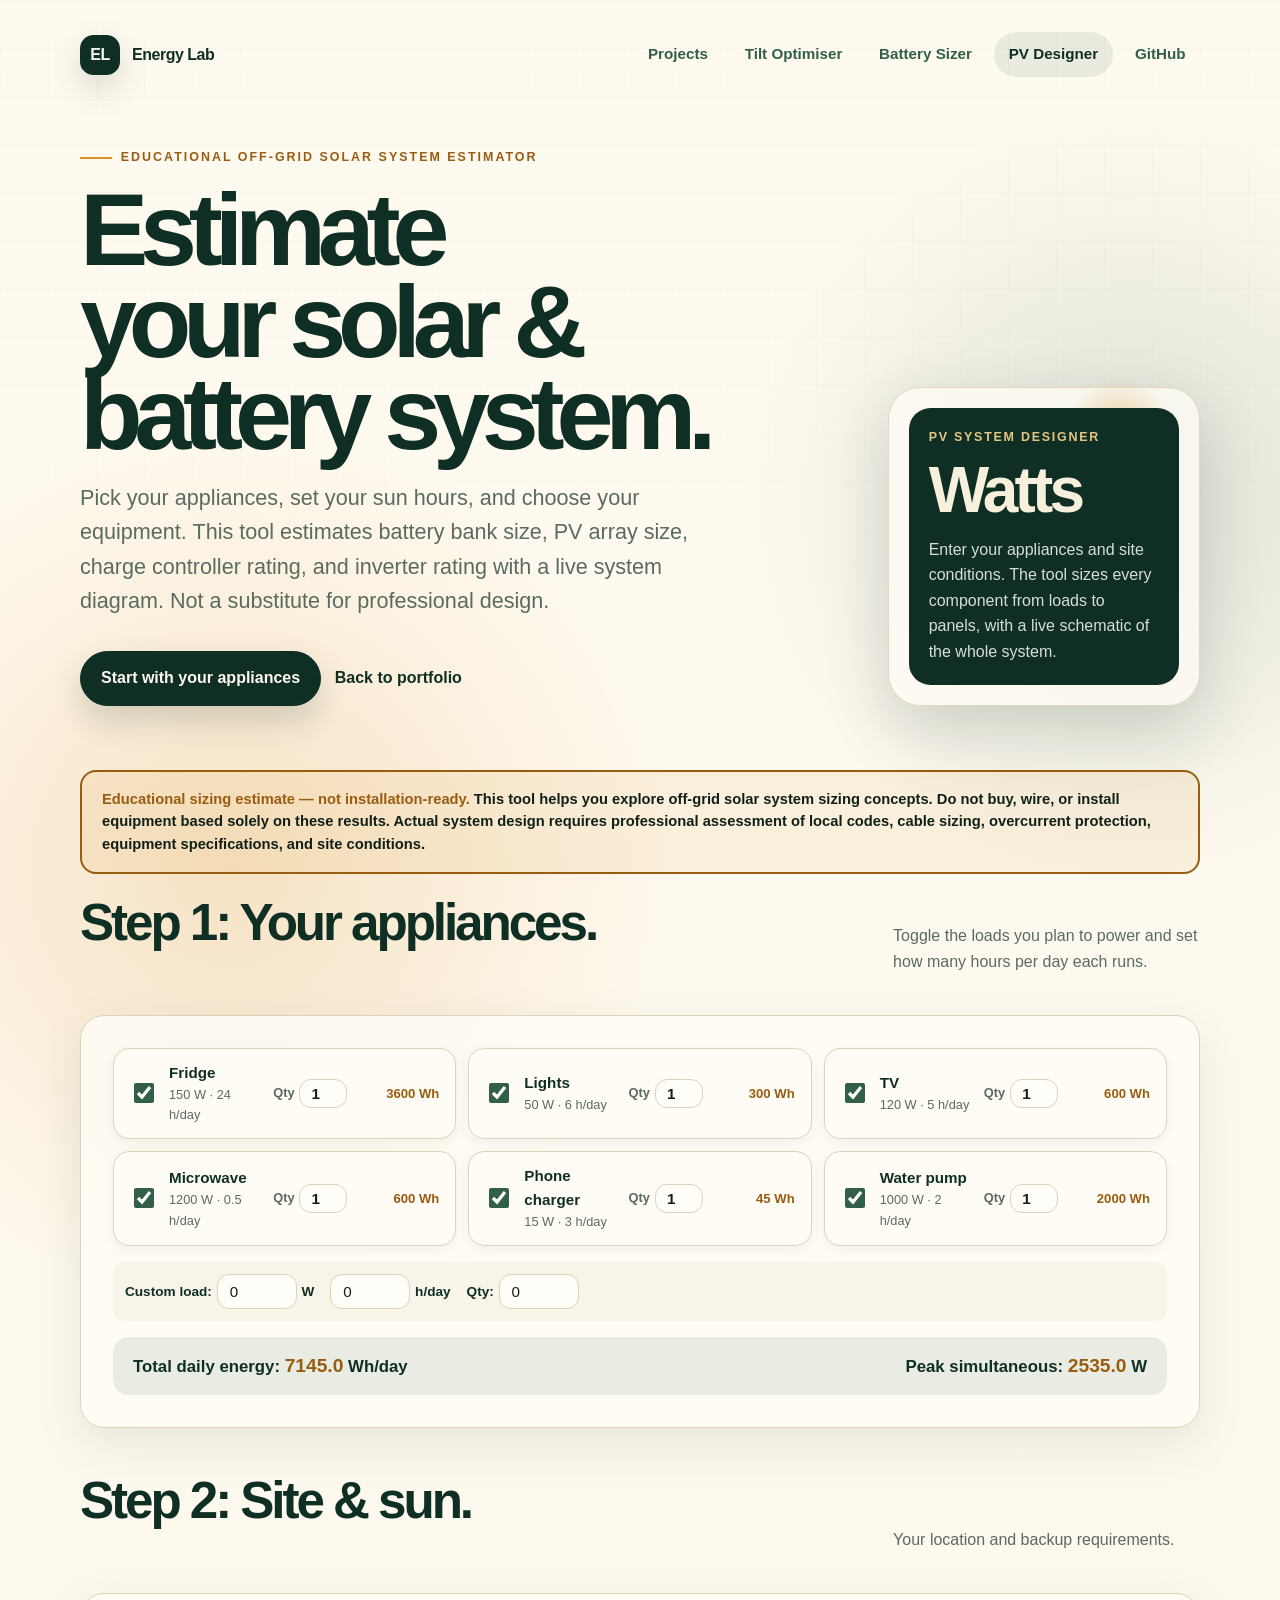
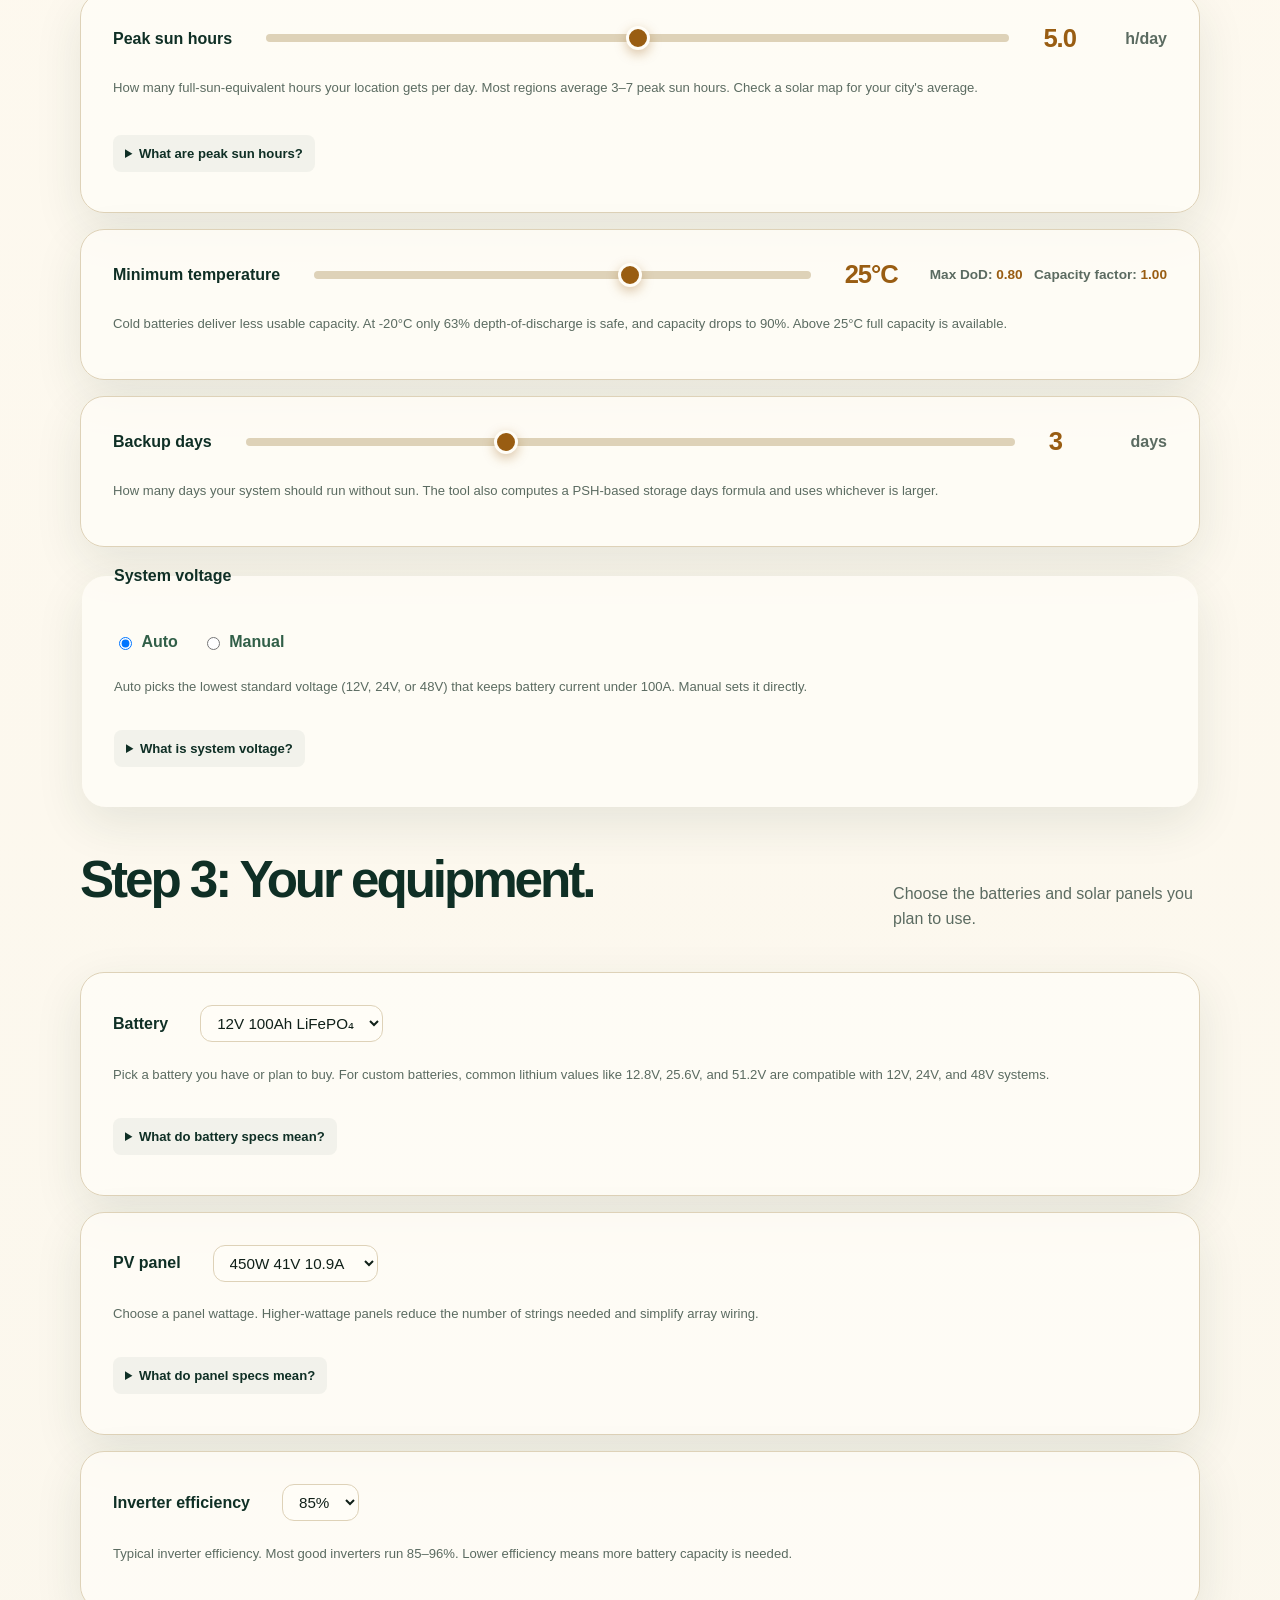
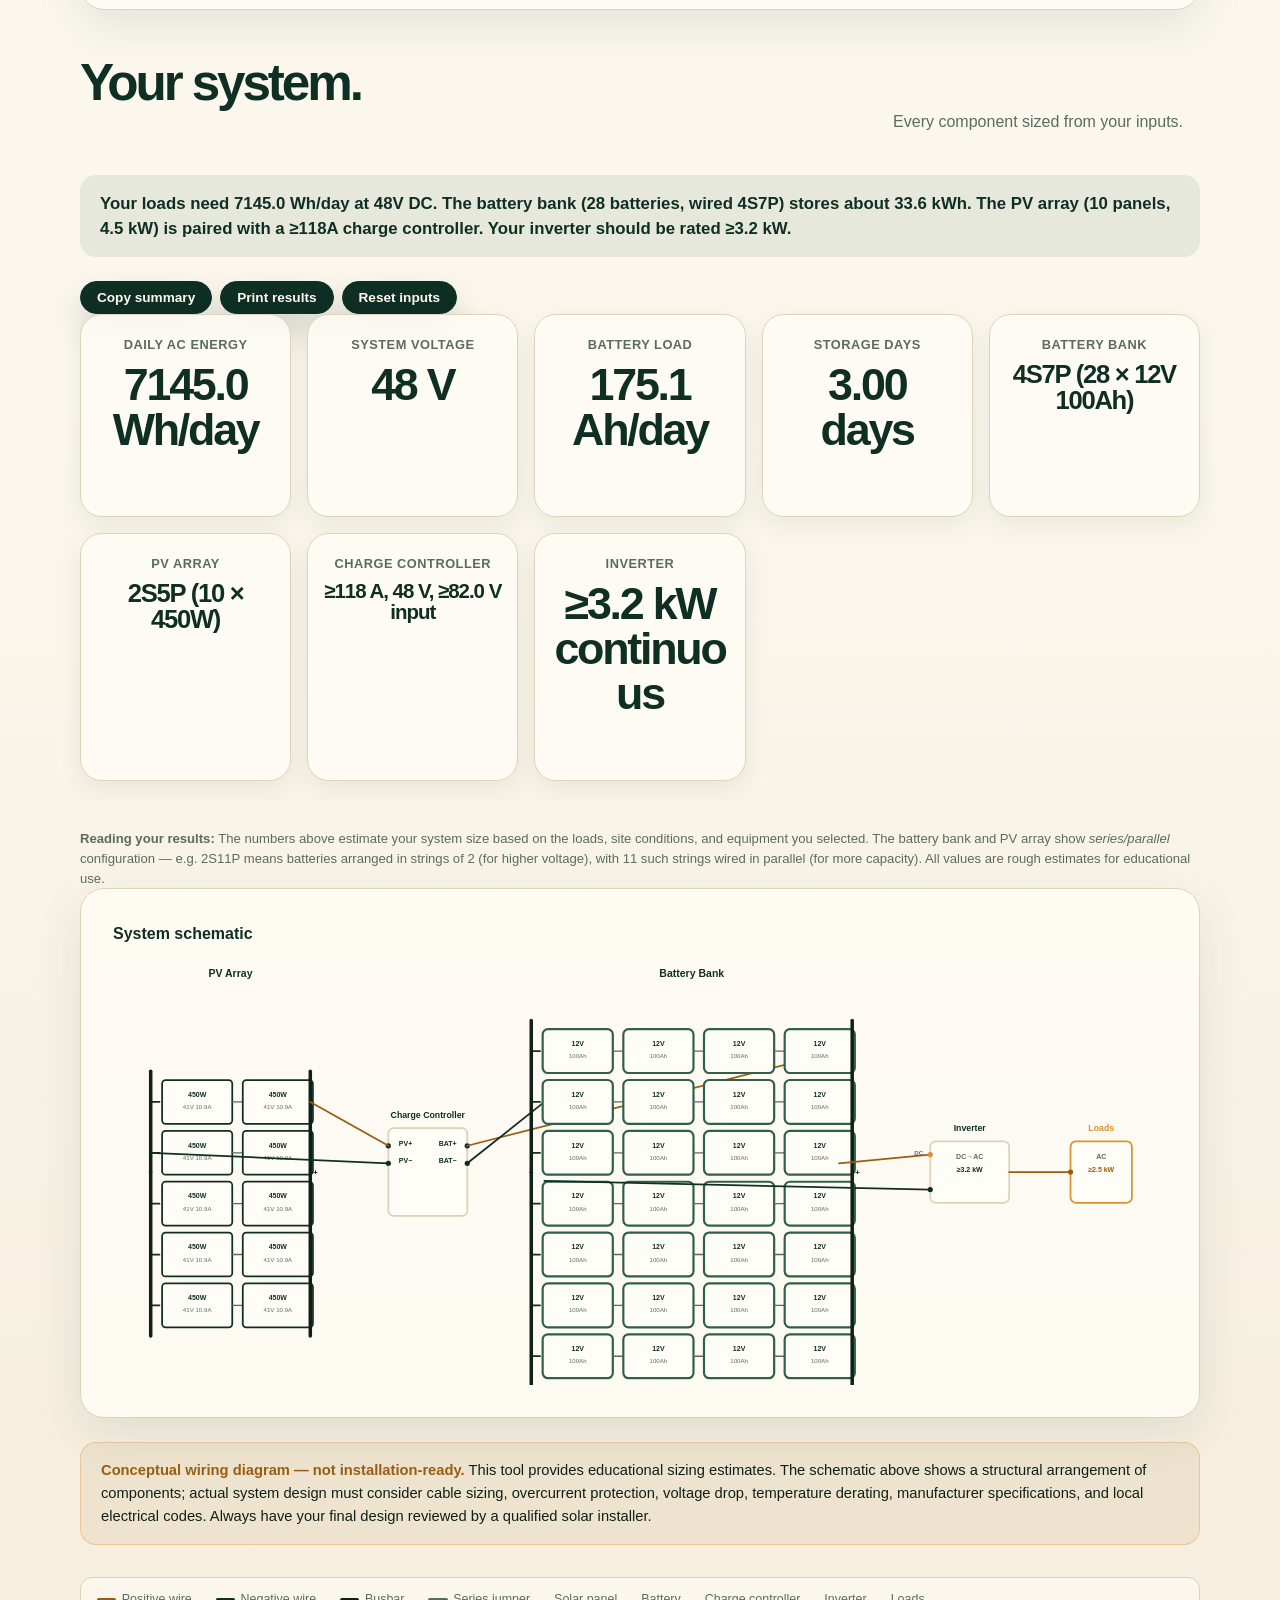
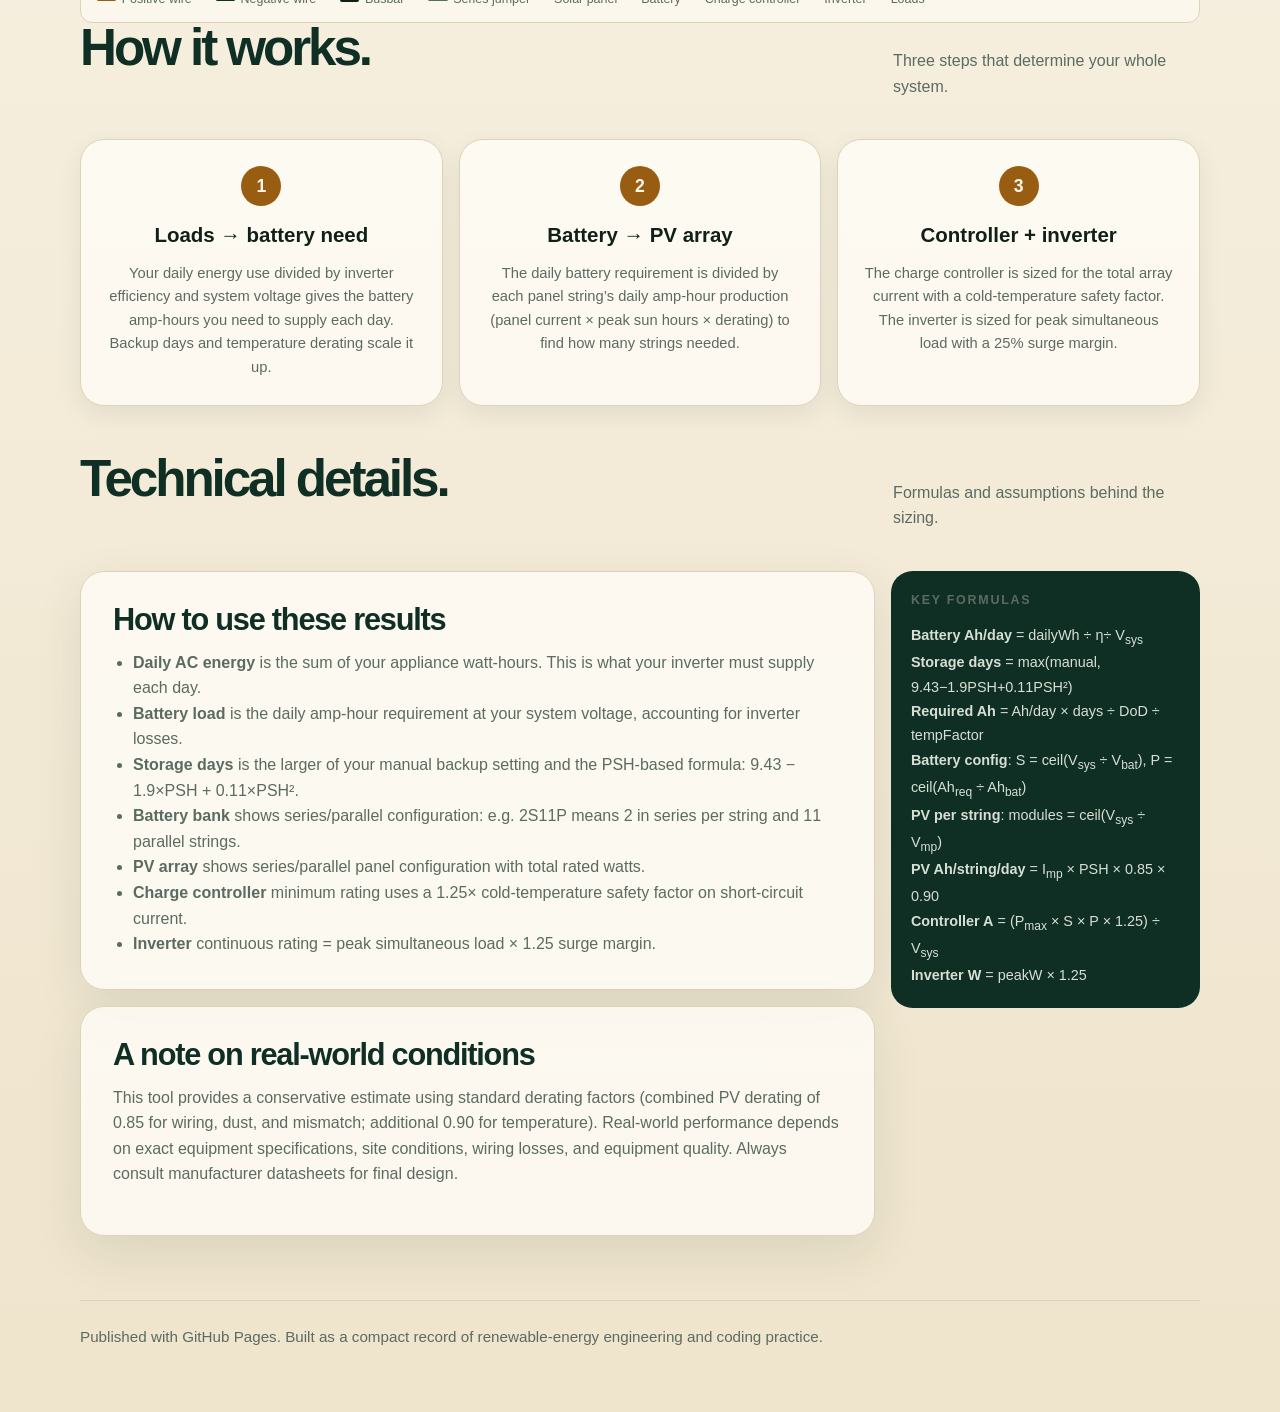
<file: project4.html>
<!DOCTYPE html>
<html lang="en">
<head>
    <meta charset="UTF-8">
    <meta http-equiv="Content-Security-Policy" content="default-src 'self'; script-src 'unsafe-inline'; style-src 'unsafe-inline'; img-src 'self' data:;">
    <meta name="viewport" content="width=device-width, initial-scale=1.0">
    <meta name="description" content="Estimate your solar and battery system size — loads, panels, batteries, and sizing made approachable.">
    <meta name="theme-color" content="#0f2f25">
    <meta property="og:title" content="PV System Designer | Portfolio Project">
    <meta property="og:description" content="Estimate your solar & battery system — no engineering knowledge needed.">
    <meta property="og:type" content="website">
    <title>PV System Estimator | Renewable Energy Project</title>
    <style>
        :root {
            --ink: #102019;
            --muted: #5b6b61;
            --paper: #fbf7ed;
            --surface: #fffdf7;
            --surface-strong: #f0e6cf;
            --line: #ded2b8;
            --forest: #0f2f25;
            --moss: #315f48;
            --sun: #d9922e;
            --sun-dark: #995d12;
            --shadow: rgba(31, 54, 42, 0.18);
        }

        * { box-sizing: border-box; }

        html { scroll-behavior: smooth; }

        body {
            margin: 0;
            font-family: Aptos, "Segoe UI", Tahoma, sans-serif;
            color: var(--ink);
            background:
                radial-gradient(circle at 18% 14%, rgba(217, 146, 46, 0.22), transparent 28rem),
                radial-gradient(circle at 88% 8%, rgba(49, 95, 72, 0.16), transparent 24rem),
                linear-gradient(180deg, #fffaf0 0%, var(--paper) 58%, #efe4cc 100%);
            min-height: 100vh;
            line-height: 1.6;
            -webkit-tap-highlight-color: rgba(217, 146, 46, 0.24);
        }

        body::before {
            content: "";
            position: fixed;
            inset: 0;
            pointer-events: none;
            background-image:
                linear-gradient(rgba(15, 47, 37, 0.035) 1px, transparent 1px),
                linear-gradient(90deg, rgba(15, 47, 37, 0.035) 1px, transparent 1px);
            background-size: 3rem 3rem;
            mask-image: linear-gradient(180deg, rgba(0,0,0,0.72), transparent 70%);
        }

        a { color: inherit; }

        a:focus-visible {
            outline: 3px solid var(--sun-dark);
            outline-offset: 4px;
        }

        .skip-link {
            position: absolute;
            left: 1rem;
            top: 1rem;
            z-index: 10;
            padding: 0.75rem 1rem;
            color: white;
            background: var(--forest);
            border-radius: 999px;
            transform: translateY(-150%);
            transition: transform 180ms ease;
        }

        .skip-link:focus { transform: translateY(0); }

        .page {
            width: min(1120px, calc(100% - 2rem));
            margin: 0 auto;
            padding: 2rem 0 3rem;
        }

        .site-header {
            display: flex;
            align-items: center;
            justify-content: space-between;
            gap: 1rem;
            margin-bottom: 4rem;
        }

        .brand {
            display: inline-flex;
            align-items: center;
            gap: 0.75rem;
            color: var(--forest);
            font-weight: 800;
            letter-spacing: -0.03em;
            text-decoration: none;
        }

        .brand-mark {
            display: grid;
            width: 2.5rem;
            height: 2.5rem;
            place-items: center;
            color: var(--paper);
            background: var(--forest);
            border-radius: 0.85rem;
            box-shadow: 0 0.8rem 2rem var(--shadow);
            font-variant-numeric: tabular-nums;
        }

        .nav {
            display: flex;
            align-items: center;
            gap: 0.5rem;
        }

        .nav a {
            padding: 0.65rem 0.9rem;
            color: var(--moss);
            font-size: 0.95rem;
            font-weight: 700;
            text-decoration: none;
            border-radius: 999px;
            transition: color 180ms ease, background-color 180ms ease;
        }

        .nav a:hover,
        .nav a[aria-current="page"] {
            color: var(--forest);
            background: rgba(49, 95, 72, 0.1);
        }

        h1, h2, h3, p { margin-top: 0; }

        .hero {
            display: grid;
            grid-template-columns: minmax(0, 1fr) minmax(18rem, 0.42fr);
            gap: clamp(2rem, 5vw, 4.5rem);
            align-items: end;
            margin-bottom: 4rem;
        }

        .eyebrow {
            display: inline-flex;
            align-items: center;
            gap: 0.55rem;
            margin: 0 0 1rem;
            color: var(--sun-dark);
            font-size: 0.78rem;
            font-weight: 800;
            letter-spacing: 0.16em;
            text-transform: uppercase;
        }

        .eyebrow::before {
            content: "";
            width: 2rem;
            height: 2px;
            background: var(--sun);
        }

        h1 {
            max-width: 13ch;
            margin-bottom: 1.25rem;
            color: var(--forest);
            font-size: clamp(3.25rem, 8vw, 6.8rem);
            line-height: 0.9;
            letter-spacing: -0.08em;
            text-wrap: balance;
        }

        .lead {
            max-width: 42rem;
            margin-bottom: 2rem;
            color: var(--muted);
            font-size: clamp(1.08rem, 2vw, 1.35rem);
            text-wrap: pretty;
        }

        .actions {
            display: flex;
            flex-wrap: wrap;
            gap: 0.85rem;
            align-items: center;
        }

        .button, .text-link {
            font-weight: 800;
            text-decoration: none;
        }

        .button {
            display: inline-flex;
            align-items: center;
            justify-content: center;
            min-height: 3rem;
            padding: 0.85rem 1.25rem;
            color: #fffaf0;
            background: var(--forest);
            border: 1px solid var(--forest);
            border-radius: 999px;
            box-shadow: 0 1rem 2rem var(--shadow);
            transition: transform 180ms ease, box-shadow 180ms ease, background-color 180ms ease;
        }

        .button:hover {
            background: var(--moss);
            box-shadow: 0 1.25rem 2.4rem rgba(31, 54, 42, 0.24);
            transform: translateY(-2px);
        }

        .button:active { transform: translateY(0); }

        .text-link {
            color: var(--forest);
            transition: color 180ms ease;
        }

        .text-link:hover { color: var(--sun-dark); }

        .project-panel {
            position: relative;
            padding: 1.25rem;
            background: rgba(255, 253, 247, 0.72);
            border: 1px solid rgba(222, 210, 184, 0.9);
            border-radius: 2rem;
            box-shadow: 0 1.5rem 4rem var(--shadow);
            backdrop-filter: blur(14px);
        }

        .project-panel::before {
            content: "";
            position: absolute;
            inset: -0.75rem 1.5rem auto auto;
            width: 7rem;
            height: 7rem;
            background: radial-gradient(circle, rgba(217, 146, 46, 0.42), transparent 68%);
            border-radius: 50%;
        }

        .panel-card {
            position: relative;
            padding: 1.25rem;
            color: #f7f0dd;
            background: var(--forest);
            border-radius: 1.35rem;
        }

        .panel-label {
            margin-bottom: 0.75rem;
            color: #e6c582;
            font-size: 0.78rem;
            font-weight: 800;
            letter-spacing: 0.14em;
            text-transform: uppercase;
        }

        .panel-value {
            margin-bottom: 1rem;
            font-size: clamp(2.6rem, 6vw, 4rem);
            font-weight: 900;
            line-height: 0.95;
            letter-spacing: -0.06em;
            font-variant-numeric: tabular-nums;
        }

        .panel-card p:last-child {
            margin-bottom: 0;
            color: #d7dfd5;
        }

        .section-heading {
            display: grid;
            grid-template-columns: minmax(0, 0.72fr) minmax(16rem, 0.28fr);
            gap: 1.5rem;
            align-items: end;
            margin-bottom: 1.5rem;
        }

        h2 {
            color: var(--forest);
            font-size: clamp(2rem, 4vw, 3.8rem);
            line-height: 0.98;
            letter-spacing: -0.06em;
            text-wrap: balance;
        }

        .section-heading p { color: var(--muted); }

        .content-grid {
            display: grid;
            grid-template-columns: minmax(0, 0.72fr) minmax(16rem, 0.28fr);
            gap: 1rem;
            align-items: start;
            margin-bottom: 3rem;
        }

        .card, .side-card {
            background: rgba(255, 253, 247, 0.82);
            border: 1px solid var(--line);
            border-radius: 1.5rem;
            box-shadow: 0 1rem 3rem rgba(31, 54, 42, 0.1);
        }

        .card {
            padding: clamp(1.25rem, 3vw, 2rem);
        }

        .card + .card { margin-top: 1rem; }

        .card h3, .side-card h3 {
            margin-bottom: 0.85rem;
            color: var(--forest);
            font-size: clamp(1.35rem, 2.4vw, 2rem);
            line-height: 1.05;
            letter-spacing: -0.04em;
        }

        .card p, .card li, .side-card p, .side-card li { color: var(--muted); }

        .side-stack { display: grid; gap: 1rem; }

        .side-card { padding: 1.25rem; }

        .site-footer {
            margin-top: 4rem;
            padding-top: 1.5rem;
            color: var(--muted);
            border-top: 1px solid var(--line);
            font-size: 0.95rem;
        }

        .input-section { margin-bottom: 3rem; }

        .slider-group {
            display: flex;
            flex-wrap: wrap;
            align-items: center;
            gap: 1.25rem 2rem;
            padding: clamp(1.25rem, 3vw, 2rem);
            background: rgba(255, 253, 247, 0.82);
            border: 1px solid var(--line);
            border-radius: 1.5rem;
            box-shadow: 0 1rem 3rem rgba(31, 54, 42, 0.1);
        }

        .slider-group + .slider-group { margin-top: 1rem; }

        .slider-label {
            display: flex;
            align-items: center;
            gap: 0.75rem;
            font-weight: 800;
            color: var(--forest);
            cursor: pointer;
        }

        .slider-value {
            font-size: 1.6rem;
            font-weight: 900;
            color: var(--sun-dark);
            font-variant-numeric: tabular-nums;
            letter-spacing: -0.04em;
            min-width: 3.5ch;
            line-height: 1;
        }

        input[type="range"] {
            -webkit-appearance: none;
            appearance: none;
            flex: 1;
            min-width: 10rem;
            height: 0.5rem;
            background: var(--line);
            border-radius: 999px;
            outline: none;
        }

        input[type="range"]::-webkit-slider-thumb {
            -webkit-appearance: none;
            appearance: none;
            width: 1.5rem;
            height: 1.5rem;
            background: var(--sun-dark);
            border-radius: 50%;
            border: 3px solid var(--surface);
            box-shadow: 0 0.25rem 0.75rem rgba(153, 93, 18, 0.35);
            cursor: pointer;
            transition: transform 120ms ease;
        }

        input[type="range"]::-webkit-slider-thumb:hover { transform: scale(1.15); }

        input[type="range"]::-moz-range-thumb {
            width: 1.5rem;
            height: 1.5rem;
            background: var(--sun-dark);
            border-radius: 50%;
            border: 3px solid var(--surface);
            box-shadow: 0 0.25rem 0.75rem rgba(153, 93, 18, 0.35);
            cursor: pointer;
        }

        .helper-text {
            margin-top: 0.35rem;
            color: var(--muted);
            font-size: 0.82rem;
            font-weight: 400;
            width: 100%;
        }

        .result-summary {
            padding: 1rem 1.25rem;
            margin-bottom: 1.5rem;
            background: rgba(49, 95, 72, 0.1);
            border-radius: 1rem;
            color: var(--forest);
            font-size: 1.05rem;
            font-weight: 600;
            line-height: 1.5;
        }

        .safety-box {
            padding: 1rem 1.25rem;
            margin-bottom: 2rem;
            background: rgba(153, 93, 18, 0.08);
            border: 1px solid rgba(217, 146, 46, 0.35);
            border-radius: 1rem;
            color: var(--ink);
            font-size: 0.92rem;
            line-height: 1.55;
        }

        .safety-box strong {
            color: var(--sun-dark);
        }

        .results-row {
            display: grid;
            grid-template-columns: repeat(auto-fit, minmax(11rem, 1fr));
            gap: 1rem;
            margin-bottom: 3rem;
        }

        .stat-card {
            padding: 1.25rem 1rem;
            text-align: center;
            background: rgba(255, 253, 247, 0.82);
            border: 1px solid var(--line);
            border-radius: 1.35rem;
            box-shadow: 0 0.5rem 1.5rem rgba(31, 54, 42, 0.08);
        }

        .stat-label {
            margin-bottom: 0.4rem;
            color: var(--muted);
            font-size: 0.8rem;
            font-weight: 700;
            letter-spacing: 0.04em;
            text-transform: uppercase;
        }

        .stat-number {
            color: var(--forest);
            font-size: clamp(2rem, 4vw, 2.8rem);
            font-weight: 900;
            line-height: 1;
            letter-spacing: -0.05em;
            font-variant-numeric: tabular-nums;
            overflow-wrap: anywhere;
        }

        .stat-unit {
            font-size: 0.65em;
            color: var(--muted);
            font-weight: 700;
        }

        .select-group {
            display: flex;
            flex-wrap: wrap;
            align-items: center;
            gap: 1rem 2rem;
            padding: clamp(1.25rem, 3vw, 2rem);
            background: rgba(255, 253, 247, 0.82);
            border: 1px solid var(--line);
            border-radius: 1.5rem;
            box-shadow: 0 1rem 3rem rgba(31, 54, 42, 0.1);
        }

        .select-group label {
            font-weight: 800;
            color: var(--forest);
        }

        select, input[type="number"] {
            font-family: inherit;
            font-size: 0.95rem;
            padding: 0.5rem 0.75rem;
            color: var(--ink);
            background: var(--surface);
            border: 1px solid var(--line);
            border-radius: 0.75rem;
        }

        select:focus-visible,
        input[type="number"]:focus-visible,
        input[type="radio"]:focus-visible {
            outline: 3px solid var(--sun-dark);
            outline-offset: 2px;
        }

        .radio-group {
            display: flex;
            flex-wrap: wrap;
            align-items: center;
            gap: 0.5rem 1.5rem;
        }

        .radio-group label {
            display: inline-flex;
            align-items: center;
            gap: 0.4rem;
            font-weight: 700;
            color: var(--moss);
            cursor: pointer;
        }

        .custom-fields {
            display: flex;
            flex-wrap: wrap;
            align-items: center;
            gap: 0.75rem 1.5rem;
            margin-top: 1rem;
            padding: 1rem;
            background: rgba(222, 210, 184, 0.2);
            border-radius: 1rem;
        }

        .custom-fields label {
            display: inline-flex;
            align-items: center;
            gap: 0.4rem;
            font-weight: 700;
            color: var(--forest);
        }

        .custom-fields input[type="number"] {
            width: 6rem;
        }

        .what-this-means {
            margin-top: 1rem;
            padding: 1rem;
            background: rgba(49, 95, 72, 0.1);
            border-radius: 1rem;
            color: var(--forest);
            font-size: 0.95rem;
        }

        .how-cards {
            display: grid;
            grid-template-columns: repeat(3, 1fr);
            gap: 1rem;
            margin-bottom: 3rem;
        }

        .how-card {
            padding: clamp(1.25rem, 2vw, 1.75rem);
            text-align: center;
            background: rgba(255, 253, 247, 0.82);
            border: 1px solid var(--line);
            border-radius: 1.5rem;
            box-shadow: 0 0.5rem 1.5rem rgba(31, 54, 42, 0.08);
        }

        .how-step {
            display: grid;
            place-items: center;
            width: 2.5rem;
            height: 2.5rem;
            margin: 0 auto 0.85rem;
            color: var(--paper);
            background: var(--sun-dark);
            border-radius: 50%;
            font-size: 1.1rem;
            font-weight: 900;
        }

        .how-card h3 {
            font-size: clamp(1.1rem, 1.6vw, 1.4rem);
            margin-bottom: 0.6rem;
        }

        .how-card p {
            font-size: 0.92rem;
            color: var(--muted);
            margin-bottom: 0;
        }

        .load-grid {
            display: grid;
            grid-template-columns: repeat(auto-fill, minmax(18rem, 1fr));
            gap: 0.75rem;
            width: 100%;
        }

        .load-card {
            display: flex;
            align-items: center;
            gap: 0.75rem;
            padding: 0.75rem 1rem;
            background: rgba(255, 253, 247, 0.82);
            border: 1px solid var(--line);
            border-radius: 1rem;
            box-shadow: 0 0.25rem 0.75rem rgba(31, 54, 42, 0.06);
        }

        .load-card input[type="checkbox"] {
            width: 1.25rem;
            height: 1.25rem;
            accent-color: var(--moss);
            cursor: pointer;
        }

        .load-info {
            flex: 1;
            min-width: 0;
        }

        .load-name {
            font-weight: 800;
            color: var(--forest);
            font-size: 0.95rem;
        }

        .load-spec {
            font-size: 0.8rem;
            color: var(--muted);
        }

        .load-qty {
            display: flex;
            align-items: center;
            gap: 0.3rem;
            flex-shrink: 0;
        }

        .load-qty input[type="number"] {
            width: 3rem;
            padding: 0.3rem 0.4rem;
            text-align: center;
            font-weight: 700;
        }

        .load-qty label {
            font-size: 0.8rem;
            font-weight: 700;
            color: var(--muted);
        }

        .load-total {
            font-size: 0.82rem;
            font-weight: 700;
            color: var(--sun-dark);
            text-align: right;
            min-width: 5rem;
            flex-shrink: 0;
        }

        .total-bar {
            display: flex;
            flex-wrap: wrap;
            justify-content: space-between;
            align-items: center;
            gap: 0.75rem;
            padding: 0.85rem 1.25rem;
            background: rgba(49, 95, 72, 0.1);
            border-radius: 1rem;
            font-weight: 800;
            color: var(--forest);
            font-size: 1.05rem;
        }

        .total-bar .value {
            color: var(--sun-dark);
            font-size: 1.2rem;
            font-variant-numeric: tabular-nums;
        }

        .custom-load-inputs {
            display: flex;
            flex-wrap: wrap;
            align-items: center;
            gap: 0.5rem 1rem;
            margin-top: 0.5rem;
            padding: 0.75rem;
            background: rgba(222, 210, 184, 0.2);
            border-radius: 0.75rem;
        }

        .custom-load-inputs label {
            display: inline-flex;
            align-items: center;
            gap: 0.3rem;
            font-size: 0.85rem;
            font-weight: 700;
            color: var(--forest);
        }

        .custom-load-inputs input[type="number"] {
            width: 5rem;
        }

        .schematic-card {
            padding: clamp(1.25rem, 3vw, 2rem);
            background: rgba(255, 253, 247, 0.82);
            border: 1px solid var(--line);
            border-radius: 1.5rem;
            box-shadow: 0 1rem 3rem rgba(31, 54, 42, 0.1);
            margin-bottom: 1.5rem;
        }

        .wiring-card {
            overflow-x: auto;
            -webkit-overflow-scrolling: touch;
            scrollbar-width: thin;
            scrollbar-color: var(--muted) transparent;
        }

        .wiring-card::-webkit-scrollbar {
            height: 6px;
        }

        .wiring-card::-webkit-scrollbar-track {
            background: transparent;
        }

        .wiring-card::-webkit-scrollbar-thumb {
            background: var(--muted);
            border-radius: 3px;
        }

        .schematic-card svg {
            display: block;
            width: auto;
            height: auto;
            min-width: 600px;
            margin: 0 auto;
        }

        .pv-module {
            fill: var(--surface);
            stroke: var(--forest);
            stroke-width: 2;
        }

        .battery-module {
            fill: var(--surface);
            stroke: var(--moss);
            stroke-width: 2.5;
        }

        .wire-positive {
            fill: none;
            stroke: var(--sun-dark);
            stroke-width: 2;
            stroke-linecap: round;
            stroke-linejoin: round;
        }

        .wire-negative {
            fill: none;
            stroke: var(--forest);
            stroke-width: 2;
            stroke-linecap: round;
            stroke-linejoin: round;
        }

        .busbar {
            fill: none;
            stroke: var(--ink);
            stroke-width: 4;
            stroke-linecap: round;
        }

        .series-jumper {
            fill: none;
            stroke: var(--muted);
            stroke-width: 1.5;
            stroke-linecap: round;
        }

        .terminal-label {
            font-size: 9px;
            fill: var(--ink);
            text-anchor: middle;
            dominant-baseline: central;
            user-select: none;
        }

        .component-box {
            fill: var(--surface);
            stroke: var(--line);
            stroke-width: 2;
        }

        .derating-display {
            font-weight: 900;
            color: var(--sun-dark);
            font-variant-numeric: tabular-nums;
            min-width: 2.5ch;
        }

        @media (max-width: 760px) {
            .page {
                width: min(100% - 1.25rem, 1120px);
                padding-top: 1rem;
            }

            .site-header,
            .hero,
            .section-heading,
            .content-grid {
                grid-template-columns: 1fr;
            }

            .site-header {
                align-items: flex-start;
                flex-direction: column;
                margin-bottom: 3rem;
            }

            .nav {
                width: 100%;
                flex-wrap: wrap;
                justify-content: flex-start;
            }

            .nav a { padding-inline: 0.55rem; }

            h1 { max-width: 9ch; }

            .hero { margin-bottom: 3.5rem; }

            .results-row { grid-template-columns: repeat(2, 1fr); }

            .how-cards { grid-template-columns: 1fr; }

            .load-grid { grid-template-columns: 1fr; }
        }

        @media (max-width: 480px) {
            .results-row { grid-template-columns: 1fr; }
        }

        .visually-hidden:not(:focus):not(:active) {
            position: absolute;
            width: 1px;
            height: 1px;
            overflow: hidden;
            clip: rect(0, 0, 0, 0);
            white-space: nowrap;
            border: 0;
        }

        input[type="range"]:focus-visible {
            outline: 3px solid var(--sun-dark);
            outline-offset: 4px;
        }

        @media print {
            body { background: none !important; color: #000; }
            body::before { display: none !important; }
            .site-header, .hero, .input-section, .how-cards,
            .side-stack, .actions, .nav { break-inside: avoid; }
            .page { width: 100%; max-width: none; }
            .stat-card, .card, .how-card, .slider-group, .select-group, .schematic-card {
                box-shadow: none;
                border: 1px solid #ccc;
                background: #fff;
            }
        }

        @media (prefers-reduced-motion: reduce) {
            *, *::before, *::after {
                scroll-behavior: auto !important;
                transition-duration: 0.01ms !important;
                animation-duration: 0.01ms !important;
                animation-iteration-count: 1 !important;
            }
        }

        .safety-banner {
            padding: 1rem 1.25rem;
            margin-bottom: 1.5rem;
            background: rgba(217, 146, 46, 0.1);
            border: 2px solid var(--sun-dark);
            border-radius: 1rem;
            color: var(--ink);
            font-size: 0.92rem;
            font-weight: 700;
            line-height: 1.55;
        }
        .safety-banner strong { color: var(--sun-dark); }

        .glossary-term {
            cursor: help;
            border-bottom: 1px dashed var(--muted);
            color: var(--moss);
            font-weight: 600;
        }

        details.glossary-def {
            margin: 0.25rem 0 0.5rem;
            padding: 0.5rem 0.75rem;
            background: rgba(49, 95, 72, 0.06);
            border-radius: 0.5rem;
            font-size: 0.82rem;
            color: var(--muted);
        }
        details.glossary-def summary {
            cursor: pointer;
            font-weight: 600;
            color: var(--forest);
        }

        .schematic-legend {
            display: flex;
            flex-wrap: wrap;
            gap: 0.75rem 1.5rem;
            margin-top: 0.75rem;
            padding: 0.75rem 1rem;
            background: rgba(255, 253, 247, 0.6);
            border: 1px solid var(--line);
            border-radius: 0.75rem;
            font-size: 0.78rem;
            color: var(--muted);
        }
        .legend-item {
            display: inline-flex;
            align-items: center;
            gap: 0.35rem;
        }
        .legend-swatch {
            display: inline-block;
            width: 1.2rem;
            height: 3px;
            border-radius: 2px;
        }
        .legend-swatch.busbar { height: 4px; background: var(--ink); }
        .legend-swatch.positive { background: var(--sun-dark); }
        .legend-swatch.negative { background: var(--forest); }
        .legend-swatch.series { background: var(--muted); }

        .beginner-hint {
            margin-top: 0.25rem;
            font-size: 0.82rem;
            color: var(--muted);
            line-height: 1.5;
        }

        .result-actions {
            display: flex;
            flex-wrap: wrap;
            gap: 0.5rem;
            margin-top: 1rem;
        }
        .result-actions .button {
            font-size: 0.85rem;
            padding: 0.5rem 1rem;
            min-height: auto;
        }

        .warning-text {
            padding: 0.75rem 1rem;
            margin-top: 0.75rem;
            background: rgba(217, 146, 46, 0.08);
            border-left: 3px solid var(--sun-dark);
            border-radius: 0 0.5rem 0.5rem 0;
            font-size: 0.85rem;
            color: var(--ink);
        }
        .warning-text strong { color: var(--sun-dark); }

        .nominal-vs-usable {
            display: flex;
            gap: 1rem;
            margin-top: 0.5rem;
            font-size: 0.88rem;
        }
        .nominal-vs-usable span {
            display: inline-flex;
            align-items: center;
            gap: 0.35rem;
        }
        .nominal-vs-usable .label {
            font-weight: 700;
            color: var(--muted);
            font-size: 0.75rem;
            text-transform: uppercase;
            letter-spacing: 0.04em;
        }
        .nominal-vs-usable .value {
            font-weight: 900;
            color: var(--forest);
            font-variant-numeric: tabular-nums;
        }

        @media print {
            .safety-banner { border: 2px solid #000 !important; background: #f5f5f5 !important; }
            .schematic-legend { break-inside: avoid; }
            .result-actions { display: none !important; }
        }
    </style>
</head>
<body>
    <noscript>This interactive tool requires JavaScript.</noscript>
    <a class="skip-link" href="#main">Skip to content</a>
    <div class="page">
        <header class="site-header">
            <a class="brand" href="index.html" aria-label="Portfolio home">
                <span class="brand-mark" aria-hidden="true">EL</span>
                <span>Energy Lab</span>
            </a>
            <nav class="nav" aria-label="Primary navigation">
                <a href="index.html#projects">Projects</a>
                <a href="project2.html">Tilt Optimiser</a>
                <a href="project3.html">Battery Sizer</a>
                <a href="project4.html" aria-current="page">PV Designer</a>
                <a href="https://github.com/EnergizerLab/portfolio" target="_blank" rel="noreferrer">GitHub</a>
            </nav>
        </header>

        <main id="main" tabindex="-1">
            <section class="hero" aria-labelledby="hero-title">
                <div>
                    <p class="eyebrow">Educational off-grid solar system estimator</p>
                    <h1 id="hero-title">Estimate your solar &amp; battery system.</h1>
                    <p class="lead">
                        Pick your appliances, set your sun hours, and choose your equipment. This tool estimates battery bank size, PV array size, charge controller rating, and inverter rating with a live system diagram. Not a substitute for professional design.
                    </p>
                    <div class="actions">
                        <a class="button" href="#step1">Start with your appliances</a>
                        <a class="text-link" href="index.html">Back to portfolio</a>
                    </div>
                </div>

                <aside class="project-panel" aria-label="Project snapshot">
                    <div class="panel-card">
                        <p class="panel-label">PV system designer</p>
                        <p class="panel-value">Watts</p>
                        <p>Enter your appliances and site conditions. The tool sizes every component from loads to panels, with a live schematic of the whole system.</p>
                    </div>
                </aside>
            </section>

            <div class="safety-banner" role="note">
                <strong>Educational sizing estimate — not installation-ready.</strong>
                This tool helps you explore off-grid solar system sizing concepts. Do not buy, wire, or install equipment based solely on these results. Actual system design requires professional assessment of local codes, cable sizing, overcurrent protection, equipment specifications, and site conditions.
            </div>

            <section id="step1" class="input-section" aria-labelledby="step1-heading">
                <div class="section-heading">
                    <h2 id="step1-heading">Step 1: Your appliances.</h2>
                    <p>Toggle the loads you plan to power and set how many hours per day each runs.</p>
                </div>

                <div class="slider-group" style="display:block;">
                    <div class="load-grid" id="loadGrid"></div>
                    <div style="margin-top:1rem;">
                        <div class="custom-load-inputs" id="customLoadInputs">
                            <label>Custom load: <input type="number" id="customWatts" value="0" min="0" max="10000" step="1"> W</label>
                            <label><input type="number" id="customHours" value="0" min="0" max="24" step="0.5"> h/day</label>
                            <label>Qty: <input type="number" id="customQty" value="0" min="0" max="100" step="1"></label>
                        </div>
                    </div>
                    <div class="total-bar" style="margin-top:1rem;">
                        <span>Total daily energy: <span class="value" id="totalDailyWhDisplay">0</span> Wh/day</span>
                        <span>Peak simultaneous: <span class="value" id="peakWDisplay">0</span> W</span>
                    </div>
                </div>
            </section>

            <section id="step2" class="input-section" aria-labelledby="step2-heading">
                <div class="section-heading">
                    <h2 id="step2-heading">Step 2: Site &amp; sun.</h2>
                    <p>Your location and backup requirements.</p>
                </div>

                <div class="slider-group">
                    <label for="pshSlider" class="slider-label">Peak sun hours</label>
                    <input type="range" id="pshSlider" min="2" max="8" step="0.1" value="5.0" aria-label="Peak sun hours per day">
                    <output class="slider-value" id="pshDisplay">5.0</output>
                    <span style="font-weight:700;color:var(--muted);">h/day</span>
                    <p class="helper-text">How many full-sun-equivalent hours your location gets per day. Most regions average 3–7 peak sun hours. Check a solar map for your city's average.</p>
                    <details class="glossary-def"><summary>What are peak sun hours?</summary>Peak sun hours measure the amount of usable solar energy at your location — 5 peak sun hours means the sun delivers about the same energy as 5 hours of full midday sun, even if daylight lasts longer. Higher numbers mean more solar power available.</details>
                </div>

                <div class="slider-group">
                    <label for="tempSlider" class="slider-label">Minimum temperature</label>
                    <input type="range" id="tempSlider" min="-20" max="50" step="1" value="25" aria-label="Minimum battery temperature in Celsius">
                    <output class="slider-value" id="tempDisplay">25°C</output>
                    <span style="font-weight:700;color:var(--muted);font-size:0.85rem;">Max DoD: <span class="derating-display" id="maxDoDdisplay">0.80</span> &nbsp; Capacity factor: <span class="derating-display" id="tempCapDisplay">1.00</span></span>
                    <p class="helper-text">Cold batteries deliver less usable capacity. At -20°C only 63% depth-of-discharge is safe, and capacity drops to 90%. Above 25°C full capacity is available.</p>
                </div>

                <div class="slider-group">
                    <label for="backupSlider" class="slider-label">Backup days</label>
                    <input type="range" id="backupSlider" min="1" max="7" step="1" value="3" aria-label="Days of backup storage">
                    <output class="slider-value" id="backupDisplay">3</output>
                    <span style="font-weight:700;color:var(--muted);">days</span>
                    <p class="helper-text">How many days your system should run without sun. The tool also computes a PSH-based storage days formula and uses whichever is larger.</p>
                </div>

                <fieldset class="select-group" style="margin-top:1rem;border:none;">
                    <legend style="font-weight:800;color:var(--forest);padding:0;float:none;margin-bottom:0.5rem;">System voltage</legend>
                    <div class="radio-group">
                        <label><input type="radio" name="voltMode" id="voltAuto" value="auto" checked> Auto</label>
                        <label><input type="radio" name="voltMode" id="voltManual" value="manual"> Manual</label>
                    </div>
                    <div id="manualVoltGroup" style="display:none;" class="radio-group">
                        <label><input type="radio" name="manualVolt" value="12"> 12V</label>
                        <label><input type="radio" name="manualVolt" value="24" checked> 24V</label>
                        <label><input type="radio" name="manualVolt" value="48"> 48V</label>
                    </div>
                    <p class="helper-text">Auto picks the lowest standard voltage (12V, 24V, or 48V) that keeps battery current under 100A. Manual sets it directly.</p>
                    <details class="glossary-def"><summary>What is system voltage?</summary>The voltage your battery bank runs at (12V, 24V, or 48V). Higher voltages allow more power to flow through smaller wires. Most small cabins use 12V or 24V; larger homes typically use 48V.</details>
                </fieldset>
            </section>

            <section id="step3" class="input-section" aria-labelledby="step3-heading">
                <div class="section-heading">
                    <h2 id="step3-heading">Step 3: Your equipment.</h2>
                    <p>Choose the batteries and solar panels you plan to use.</p>
                </div>

                <div class="select-group" style="margin-top:1rem;">
                    <label for="batterySelect">Battery</label>
                    <select id="batterySelect">
                        <option value="12-100" data-v="12" data-ah="100">12V 100Ah LiFePO₄</option>
                        <option value="12-200" data-v="12" data-ah="200">12V 200Ah LiFePO₄</option>
                        <option value="12-100-agm" data-v="12" data-ah="100">12V 100Ah AGM</option>
                        <option value="2-500" data-v="2" data-ah="500">2V 500Ah Flooded</option>
                        <option value="custom-bat">Custom battery</option>
                    </select>

                    <div id="customBatFields" class="custom-fields" style="display:none;" role="region" aria-label="Custom battery values">
                        <label>Voltage: <input type="number" id="customBatV" value="12" min="1" max="100" step="0.1"> V</label>
                        <label>Capacity: <input type="number" id="customBatAh" value="100" min="1" max="10000" step="1"> Ah</label>
                    </div>
                    <p class="helper-text">Pick a battery you have or plan to buy. For custom batteries, common lithium values like 12.8V, 25.6V, and 51.2V are compatible with 12V, 24V, and 48V systems.</p>
                    <details class="glossary-def"><summary>What do battery specs mean?</summary>Battery voltage (V) and amp-hour capacity (Ah) determine how much energy the battery stores. Multiply V × Ah to get watt-hours (Wh). For example, a 12V 100Ah battery stores 1,200 Wh (1.2 kWh).</details>
                </div>

                <div class="select-group" style="margin-top:1rem;">
                    <label for="panelSelect">PV panel</label>
                    <select id="panelSelect">
                        <option value="330-33-10" data-w="330" data-v="33" data-a="10">330W 33V 10A</option>
                        <option value="450-41-10.9" data-w="450" data-v="41" data-a="10.9" selected>450W 41V 10.9A</option>
                        <option value="550-50-11" data-w="550" data-v="50" data-a="11">550W 50V 11A</option>
                        <option value="custom-panel">Custom PV panel</option>
                    </select>

                    <div id="customPanelFields" class="custom-fields" style="display:none;" role="region" aria-label="Custom panel values">
                        <label>Pmax: <input type="number" id="customPmax" value="450" min="1" max="2000" step="1"> W</label>
                        <label>Vmp: <input type="number" id="customVmp" value="41" min="1" max="200" step="0.1"> V</label>
                        <label>Imp: <input type="number" id="customImp" value="10.9" min="0.1" max="50" step="0.1"> A</label>
                    </div>
                    <p class="helper-text">Choose a panel wattage. Higher-wattage panels reduce the number of strings needed and simplify array wiring.</p>
                    <details class="glossary-def"><summary>What do panel specs mean?</summary>Solar panels are rated by maximum power (Pmax in watts), voltage at max power (Vmp), and current at max power (Imp). Higher wattage panels generate more energy per panel.</details>
                </div>

                <div class="select-group" style="margin-top:1rem;">
                    <label for="invEff">Inverter efficiency</label>
                    <select id="invEff">
                        <option value="0.80">80%</option>
                        <option value="0.85" selected>85%</option>
                        <option value="0.88">88%</option>
                        <option value="0.90">90%</option>
                        <option value="0.92">92%</option>
                        <option value="0.95">95%</option>
                        <option value="0.96">96%</option>
                    </select>
                    <p class="helper-text">Typical inverter efficiency. Most good inverters run 85–96%. Lower efficiency means more battery capacity is needed.</p>
                </div>
            </section>

            <section aria-labelledby="results-heading">
                <div class="section-heading">
                    <h2 id="results-heading">Your system.</h2>
                    <p>Every component sized from your inputs.</p>
                </div>

                <div id="resultSummary" class="result-summary" role="status" aria-live="polite">
                    Enable at least one load and set your equipment to see an estimate.</div>

                <div class="result-actions">
                    <button class="button" id="copySummaryBtn" type="button">Copy summary</button>
                    <button class="button" id="printResultsBtn" type="button">Print results</button>
                    <button class="button" id="resetAllBtn" type="button">Reset inputs</button>
                </div>

                <div id="validationMessage" class="helper-text" style="margin-bottom:1rem;font-weight:700;display:none;" role="alert"></div>

                <div class="results-row">
                    <div class="stat-card">
                        <p class="stat-label">Daily AC energy</p>
                        <p class="stat-number"><span id="rDailyWh">--</span></p>
                    </div>
                    <div class="stat-card">
                        <p class="stat-label">System voltage</p>
                        <p class="stat-number"><span id="rSysVolt">--</span></p>
                    </div>
                    <div class="stat-card">
                        <p class="stat-label">Battery load</p>
                        <p class="stat-number"><span id="rBatteryAhDay">--</span></p>
                    </div>
                    <div class="stat-card">
                        <p class="stat-label">Storage days</p>
                        <p class="stat-number"><span id="rStorageDays">--</span></p>
                    </div>
                    <div class="stat-card">
                        <p class="stat-label">Battery bank</p>
                        <p class="stat-number" style="font-size:clamp(1.2rem, 2vw, 1.8rem);overflow-wrap:anywhere;"><span id="rBatteryConfig">--</span></p>
                    </div>
                    <div class="stat-card">
                        <p class="stat-label">PV array</p>
                        <p class="stat-number" style="font-size:clamp(1.2rem, 2vw, 1.8rem);overflow-wrap:anywhere;"><span id="rPvConfig">--</span></p>
                    </div>
                    <div class="stat-card">
                        <p class="stat-label">Charge controller</p>
                        <p class="stat-number" style="font-size:clamp(1rem, 1.6vw, 1.6rem);"><span id="rController">--</span></p>
                    </div>
                    <div class="stat-card">
                        <p class="stat-label">Inverter</p>
                        <p class="stat-number"><span id="rInverter">--</span></p>
                    </div>
                </div>

                <div class="beginner-hint" role="note">
                    <strong>Reading your results:</strong> The numbers above estimate your system size based on the loads, site conditions, and equipment you selected. The battery bank and PV array show <em>series/parallel</em> configuration — e.g. 2S11P means batteries arranged in strings of 2 (for higher voltage), with 11 such strings wired in parallel (for more capacity). All values are rough estimates for educational use.
                </div>

                <div class="schematic-card">
                    <p style="font-weight:800;color:var(--forest);margin-bottom:0.75rem;">System schematic</p>
                    <div class="wiring-card">
                        <svg viewBox="0 0 800 400" preserveAspectRatio="xMinYMid meet" role="img" id="systemSchematic">
                            <title id="schematicTitle"></title>
                            <desc id="schematicDesc"></desc>
                            <defs>
                                <marker id="arrow" viewBox="0 0 10 10" refX="9" refY="5" markerWidth="8" markerHeight="8" orient="auto">
                                    <path d="M0,0 L10,5 L0,10 Z" fill="#5b6b61"/>
                                </marker>
                            </defs>
                        </svg>
                    </div>
                </div>

                <div class="safety-box">
                    <strong>Conceptual wiring diagram — not installation-ready.</strong> This tool provides educational sizing estimates. The schematic above shows a structural arrangement of components; actual system design must consider cable sizing, overcurrent protection, voltage drop, temperature derating, manufacturer specifications, and local electrical codes. Always have your final design reviewed by a qualified solar installer.
                </div>

                <div class="schematic-legend" aria-label="Schematic legend">
                    <span class="legend-item"><span class="legend-swatch positive" aria-hidden="true"></span> Positive wire</span>
                    <span class="legend-item"><span class="legend-swatch negative" aria-hidden="true"></span> Negative wire</span>
                    <span class="legend-item"><span class="legend-swatch busbar" aria-hidden="true"></span> Busbar</span>
                    <span class="legend-item"><span class="legend-swatch series" aria-hidden="true"></span> Series jumper</span>
                    <span>Solar panel</span>
                    <span>Battery</span>
                    <span>Charge controller</span>
                    <span>Inverter</span>
                    <span>Loads</span>
                </div>
            </section>

            <section aria-labelledby="how-heading">
                <div class="section-heading">
                    <h2 id="how-heading">How it works.</h2>
                    <p>Three steps that determine your whole system.</p>
                </div>

                <div class="how-cards">
                    <article class="how-card">
                        <span class="how-step" aria-hidden="true">1</span>
                        <h3>Loads &rarr; battery need</h3>
                        <p>Your daily energy use divided by inverter efficiency and system voltage gives the battery amp-hours you need to supply each day. Backup days and temperature derating scale it up.</p>
                    </article>
                    <article class="how-card">
                        <span class="how-step" aria-hidden="true">2</span>
                        <h3>Battery &rarr; PV array</h3>
                        <p>The daily battery requirement is divided by each panel string&rsquo;s daily amp-hour production (panel current &times; peak sun hours &times; derating) to find how many strings needed.</p>
                    </article>
                    <article class="how-card">
                        <span class="how-step" aria-hidden="true">3</span>
                        <h3>Controller + inverter</h3>
                        <p>The charge controller is sized for the total array current with a cold-temperature safety factor. The inverter is sized for peak simultaneous load with a 25% surge margin.</p>
                    </article>
                </div>
            </section>

            <section aria-labelledby="details-title">
                <div class="section-heading">
                    <h2 id="details-title">Technical details.</h2>
                    <p>Formulas and assumptions behind the sizing.</p>
                </div>

                <div class="content-grid">
                    <div>
                        <article class="card">
                            <h3>How to use these results</h3>
                            <ul style="margin:0;padding-left:1.25rem;">
                                <li><strong>Daily AC energy</strong> is the sum of your appliance watt-hours. This is what your inverter must supply each day.</li>
                                <li><strong>Battery load</strong> is the daily amp-hour requirement at your system voltage, accounting for inverter losses.</li>
                                <li><strong>Storage days</strong> is the larger of your manual backup setting and the PSH-based formula: 9.43 &minus; 1.9&times;PSH + 0.11&times;PSH&sup2;.</li>
                                <li><strong>Battery bank</strong> shows series/parallel configuration: e.g. 2S11P means 2 in series per string and 11 parallel strings.</li>
                                <li><strong>PV array</strong> shows series/parallel panel configuration with total rated watts.</li>
                                <li><strong>Charge controller</strong> minimum rating uses a 1.25&times; cold-temperature safety factor on short-circuit current.</li>
                                <li><strong>Inverter</strong> continuous rating = peak simultaneous load &times; 1.25 surge margin.</li>
                            </ul>
                        </article>

                        <article class="card">
                            <h3>A note on real-world conditions</h3>
                            <p>
                                This tool provides a conservative estimate using standard derating factors (combined PV derating of 0.85 for wiring, dust, and mismatch; additional 0.90 for temperature). Real-world performance depends on exact equipment specifications, site conditions, wiring losses, and equipment quality. Always consult manufacturer datasheets for final design.
                            </p>
                        </article>
                    </div>

                    <aside class="side-stack" aria-label="Key formulas">
                        <section class="side-card panel-card" style="border:none;box-shadow:none;backdrop-filter:none;background:transparent;padding:0;">
                            <div class="panel-card" style="padding:1.25rem;">
                                <p class="panel-label">Key formulas</p>
                                <p style="font-size:0.9rem;line-height:1.7;">
                                    <strong>Battery Ah/day</strong> = dailyWh &divide; &eta;&divide; V<sub>sys</sub><br>
                                    <strong>Storage days</strong> = max(manual, 9.43&minus;1.9PSH+0.11PSH&sup2;)<br>
                                    <strong>Required Ah</strong> = Ah/day &times; days &divide; DoD &divide; tempFactor<br>
                                    <strong>Battery config</strong>: S = ceil(V<sub>sys</sub> &divide; V<sub>bat</sub>), P = ceil(Ah<sub>req</sub> &divide; Ah<sub>bat</sub>)<br>
                                    <strong>PV per string</strong>: modules = ceil(V<sub>sys</sub> &divide; V<sub>mp</sub>)<br>
                                    <strong>PV Ah/string/day</strong> = I<sub>mp</sub> &times; PSH &times; 0.85 &times; 0.90<br>
                                    <strong>Controller A</strong> = (P<sub>max</sub> &times; S &times; P &times; 1.25) &divide; V<sub>sys</sub><br>
                                    <strong>Inverter W</strong> = peakW &times; 1.25
                                </p>
                            </div>
                        </section>
                    </aside>
                </div>
            </section>
        </main>

        <footer class="site-footer">
            <p>Published with GitHub Pages. Built as a compact record of renewable-energy engineering and coding practice.</p>
        </footer>
    </div>

    <script>
    document.addEventListener('DOMContentLoaded', function() {

        function debounce(fn, ms) {
            var timer;
            return function() {
                var ctx = this, args = arguments;
                clearTimeout(timer);
                timer = setTimeout(function() { fn.apply(ctx, args); }, ms);
            };
        }
        var debouncedUpdate = debounce(update, 80);

        var presets = [
            { id: 'fridge', name: 'Fridge', watts: 150, hours: 24, qty: 1, on: true },
            { id: 'lights', name: 'Lights', watts: 50, hours: 6, qty: 1, on: true },
            { id: 'tv', name: 'TV', watts: 120, hours: 5, qty: 1, on: true },
            { id: 'microwave', name: 'Microwave', watts: 1200, hours: 0.5, qty: 1, on: true },
            { id: 'phone', name: 'Phone charger', watts: 15, hours: 3, qty: 1, on: true },
            { id: 'pump', name: 'Water pump', watts: 1000, hours: 2, qty: 1, on: true }
        ];

        var loadGrid = document.getElementById('loadGrid');

        function renderLoads() {
            loadGrid.innerHTML = '';
            presets.forEach(function(p) {
                var card = document.createElement('div');
                card.className = 'load-card';

                var cb = document.createElement('input');
                cb.type = 'checkbox';
                cb.id = 'cb-' + p.id;
                cb.checked = p.on;
                cb.addEventListener('change', function() {
                    p.on = this.checked;
                    update();
                });

                var info = document.createElement('div');
                info.className = 'load-info';
                info.innerHTML = '<div class="load-name">' + p.name + '</div><div class="load-spec">' + p.watts + ' W &middot; ' + p.hours + ' h/day</div>';

                var qtyWrap = document.createElement('div');
                qtyWrap.className = 'load-qty';
                var qtyLabel = document.createElement('label');
                qtyLabel.textContent = 'Qty';
                qtyLabel.setAttribute('for', 'qty-' + p.id);
                var qtyIn = document.createElement('input');
                qtyIn.type = 'number';
                qtyIn.id = 'qty-' + p.id;
                qtyIn.min = 0;
                qtyIn.step = 1;
                qtyIn.value = p.qty;
                qtyIn.addEventListener('input', function() {
                    var v = parseInt(this.value, 10);
                    p.qty = isNaN(v) || v < 0 ? 0 : v;
                    update();
                });
                qtyWrap.appendChild(qtyLabel);
                qtyWrap.appendChild(qtyIn);

                var total = document.createElement('div');
                total.className = 'load-total';
                total.id = 'loadTotal-' + p.id;
                total.textContent = '0 Wh';

                card.appendChild(cb);
                card.appendChild(info);
                card.appendChild(qtyWrap);
                card.appendChild(total);
                loadGrid.appendChild(card);
            });
        }
        renderLoads();

        function getLoads() {
            var dailyWh = 0;
            var peakW = 0;
            presets.forEach(function(p) {
                if (p.on && p.qty > 0) {
                    var wh = p.watts * p.hours * p.qty;
                    dailyWh += wh;
                    peakW += p.watts * p.qty;
                    var el = document.getElementById('loadTotal-' + p.id);
                    if (el) el.textContent = Math.round(wh) + ' Wh';
                } else {
                    var el = document.getElementById('loadTotal-' + p.id);
                    if (el) el.textContent = '0 Wh';
                }
            });
            var cw = parseFloat(document.getElementById('customWatts').value) || 0;
            var ch = parseFloat(document.getElementById('customHours').value) || 0;
            var cq = parseInt(document.getElementById('customQty').value, 10) || 0;
            if (cw > 0 && ch > 0 && cq > 0) {
                dailyWh += cw * ch * cq;
                peakW += cw * cq;
            }
            return { dailyWh: dailyWh, peakW: peakW };
        }

        function getSystemVoltage(peakW) {
            var voltMode = document.querySelector('input[name="voltMode"]:checked');
            if (!voltMode) return 48;
            if (voltMode.value === 'manual') {
                var manualV = document.querySelector('input[name="manualVolt"]:checked');
                return manualV ? parseInt(manualV.value, 10) : 24;
            }
            var minV = peakW / 100;
            if (minV <= 12) return 12;
            if (minV <= 24) return 24;
            return 48;
        }

        function getBatteryData() {
            var sel = document.getElementById('batterySelect');
            if (sel.value === 'custom-bat') {
                var v = parseFloat(document.getElementById('customBatV').value);
                var ah = parseFloat(document.getElementById('customBatAh').value);
                if (isNaN(v) || isNaN(ah) || v <= 0 || ah <= 0) return null;
                return { v: v, ah: ah };
            }
            var opt = sel.options[sel.selectedIndex];
            return { v: parseFloat(opt.getAttribute('data-v')), ah: parseFloat(opt.getAttribute('data-ah')) };
        }

        function getPanelData() {
            var sel = document.getElementById('panelSelect');
            if (sel.value === 'custom-panel') {
                var w = parseFloat(document.getElementById('customPmax').value);
                var v = parseFloat(document.getElementById('customVmp').value);
                var a = parseFloat(document.getElementById('customImp').value);
                if (isNaN(w) || isNaN(v) || isNaN(a) || w <= 0 || v <= 0 || a <= 0) return null;
                return { pmax: w, vmp: v, imp: a };
            }
            var opt = sel.options[sel.selectedIndex];
            return { pmax: parseFloat(opt.getAttribute('data-w')), vmp: parseFloat(opt.getAttribute('data-v')), imp: parseFloat(opt.getAttribute('data-a')) };
        }

        function getInvEff() {
            return parseFloat(document.getElementById('invEff').value) || 0.85;
        }

        function getTempDerating(tempC) {
            if (tempC >= 25) return { maxDoD: 0.80, tempCapFactor: 1.00 };
            if (tempC <= -20) return { maxDoD: 0.63, tempCapFactor: 0.90 };
            var t = (tempC + 20) / 45;
            return {
                maxDoD: 0.63 + t * (0.80 - 0.63),
                tempCapFactor: 0.90 + t * (1.00 - 0.90)
            };
        }

        function compute() {
            var loads = getLoads();
            var dailyWh = loads.dailyWh;
            var peakW = loads.peakW;

            if (dailyWh <= 0 || peakW <= 0) {
                clearResults();
                document.getElementById('resultSummary').textContent = 'Enable at least one load to see results.';
                return;
            }

            var sysVoltage = getSystemVoltage(peakW);
            var invEff = getInvEff();
            var batteryAhDay = dailyWh / invEff / sysVoltage;

            var psh = parseFloat(document.getElementById('pshSlider').value) || 5;
            var formulaDays = 9.43 - 1.9 * psh + 0.11 * psh * psh;
            var manualDays = parseInt(document.getElementById('backupSlider').value, 10) || 3;
            var storageDays = Math.max(formulaDays, manualDays);

            var tempC = parseFloat(document.getElementById('tempSlider').value); if (isNaN(tempC)) tempC = 25;
            var derating = getTempDerating(tempC);

            var requiredAh = batteryAhDay * storageDays / derating.maxDoD / derating.tempCapFactor;

            var battery = getBatteryData();
            if (!battery) {
                clearResults();
                document.getElementById('resultSummary').textContent = 'Set a valid battery to see results.';
                return;
            }

            var batterySeries = Math.ceil(sysVoltage / battery.v);
            var batteryParallel = Math.ceil(requiredAh / battery.ah);
            if (batterySeries < 1) batterySeries = 1;
            if (batteryParallel < 1) batteryParallel = 1;
            var totalBatteries = batterySeries * batteryParallel;
            var installedAh = batteryParallel * battery.ah;
            var installedWh = installedAh * sysVoltage;

            var panel = getPanelData();
            if (!panel) {
                clearResults();
                document.getElementById('resultSummary').textContent = 'Set a valid PV panel to see results.';
                return;
            }

            var pvModulesPerString = Math.ceil(sysVoltage / panel.vmp);
            if (pvModulesPerString < 1) pvModulesPerString = 1;
            var pvAhPerStringDay = panel.imp * psh * 0.85 * 0.90;
            var pvStrings = Math.ceil(batteryAhDay / pvAhPerStringDay);
            if (pvStrings < 1) pvStrings = 1;
            var totalPanels = pvModulesPerString * pvStrings;
            var totalPvW = totalPanels * panel.pmax;

            var controllerA = (panel.pmax * pvModulesPerString * pvStrings * 1.25) / sysVoltage;
            var controllerV = sysVoltage;
            var pvStringV = pvModulesPerString * panel.vmp;

            var inverterW = peakW * 1.25;

            return {
                dailyWh: dailyWh,
                peakW: peakW,
                sysVoltage: sysVoltage,
                invEff: invEff,
                batteryAhDay: batteryAhDay,
                storageDays: storageDays,
                formulaDays: formulaDays,
                manualDays: manualDays,
                tempC: tempC,
                maxDoD: derating.maxDoD,
                tempCapFactor: derating.tempCapFactor,
                requiredAh: requiredAh,
                battery: battery,
                batterySeries: batterySeries,
                batteryParallel: batteryParallel,
                totalBatteries: totalBatteries,
                installedAh: installedAh,
                installedWh: installedWh,
                panel: panel,
                pvModulesPerString: pvModulesPerString,
                pvAhPerStringDay: pvAhPerStringDay,
                pvStrings: pvStrings,
                totalPanels: totalPanels,
                totalPvW: totalPvW,
                controllerA: controllerA,
                controllerV: controllerV,
                pvStringV: pvStringV,
                inverterW: inverterW
            };
        }

        function buildWiringModel(result) {
            if (!result) return null;
            return {
                pvParallel: result.pvStrings,
                pvSeries: result.pvModulesPerString,
                pvTotal: result.totalPanels,
                pvModuleLabel: result.panel.pmax + 'W',
                pvModuleSpec: result.panel.vmp + 'V ' + result.panel.imp + 'A',
                pvStringV: result.pvStringV,
                batteryParallel: result.batteryParallel,
                batterySeries: result.batterySeries,
                batteryTotal: result.totalBatteries,
                batteryLabel: result.battery.v + 'V',
                batterySpec: result.battery.ah + 'Ah',
                sysVoltage: result.sysVoltage,
                controllerA: Math.ceil(result.controllerA),
                controllerV: result.controllerV,
                inverterW: result.inverterW,
                peakW: result.peakW,
                dailyWh: result.dailyWh
            };
        }

        function renderSystemWiringSvg(svgEl, model) {
            var NS = 'http://www.w3.org/2000/svg';

            while (svgEl.firstChild) svgEl.removeChild(svgEl.firstChild);

            var defs = document.createElementNS(NS, 'defs');
            var marker = document.createElementNS(NS, 'marker');
            marker.setAttribute('id', 'arrow');
            marker.setAttribute('viewBox', '0 0 10 10');
            marker.setAttribute('refX', '9');
            marker.setAttribute('refY', '5');
            marker.setAttribute('markerWidth', '8');
            marker.setAttribute('markerHeight', '8');
            marker.setAttribute('orient', 'auto');
            var arrowPath = document.createElementNS(NS, 'path');
            arrowPath.setAttribute('d', 'M0,0 L10,5 L0,10 Z');
            arrowPath.setAttribute('fill', '#5b6b61');
            marker.appendChild(arrowPath);
            defs.appendChild(marker);
            svgEl.appendChild(defs);

            var title = document.createElementNS(NS, 'title');
            title.setAttribute('id', 'schematicTitle');
            var desc = document.createElementNS(NS, 'desc');
            desc.setAttribute('id', 'schematicDesc');
            svgEl.appendChild(title);
            svgEl.appendChild(desc);

            if (!model) {
                svgEl.setAttribute('viewBox', '0 0 600 200');
                var placeholder = document.createElementNS(NS, 'text');
                placeholder.setAttribute('x', '300');
                placeholder.setAttribute('y', '100');
                placeholder.setAttribute('text-anchor', 'middle');
                placeholder.setAttribute('fill', '#5b6b61');
                placeholder.style.fontFamily = 'sans-serif';
                placeholder.style.fontSize = '14px';
                placeholder.textContent = 'Enable loads to see system diagram';
                svgEl.appendChild(placeholder);
                title.textContent = 'No system configured';
                desc.textContent = 'The system diagram is empty because no loads are enabled.';
                return;
            }

            var MW = 80, MH = 50, MG = 12;
            var BW = 80, BH = 50, BG = 12;
            var RH = 58, SG = 70, LM = 40;
            var BUS = 6, BMARGIN = 10;

            var rowsPV = model.pvParallel || 1;
            var colsPV = model.pvSeries || 1;
            var rowsBat = model.batteryParallel || 1;
            var colsBat = model.batterySeries || 1;

            var xPos = LM;
            var pvLeftBusX = xPos;
            var pvModulesX = pvLeftBusX + BUS + BMARGIN;
            var pvRightBusX = pvModulesX + colsPV * MW + (colsPV - 1) * MG;

            var ctrlW = 90, ctrlH = 100;
            var ctrlX = pvRightBusX + BUS + BMARGIN + SG;

            var batLeftBusX = ctrlX + ctrlW + SG;
            var batModulesX = batLeftBusX + BUS + BMARGIN;
            var batRightBusX = batModulesX + colsBat * BW + (colsBat - 1) * BG;

            var invW = 90, invH = 70;
            var invX = batRightBusX + BUS + BMARGIN + SG;

            var loadsW = 70, loadsH = 70;
            var loadsX = invX + invW + SG;

            var maxRows = Math.max(rowsPV, rowsBat, 1);
            var svgH = Math.max(maxRows * RH + 80, 250);
            var totalW = loadsX + loadsW + LM;

            svgEl.setAttribute('viewBox', '0 0 ' + totalW + ' ' + svgH);
            svgEl.setAttribute('role', 'img');

            var centerY = svgH / 2;

            function makeEl(name, attrs) {
                var e = document.createElementNS(NS, name);
                for (var k in attrs) {
                    if (k === 'className') e.setAttribute('class', attrs[k]);
                    else e.setAttribute(k, attrs[k]);
                }
                return e;
            }

            function makeText(x, y, content, attrs) {
                attrs = attrs || {};
                attrs.x = x;
                attrs.y = y;
                var e = makeEl('text', attrs);
                e.textContent = content;
                return e;
            }

            function makeWire(x1, y1, x2, y2, className) {
                return makeEl('line', { x1: x1, y1: y1, x2: x2, y2: y2, className: className });
            }

            // --- PV Section ---
            var pvGroup = makeEl('g', { 'aria-label': 'PV array with ' + model.pvTotal + ' panels' });
            svgEl.appendChild(pvGroup);

            pvGroup.appendChild(makeText((pvLeftBusX + pvRightBusX) / 2, 20, 'PV Array', { 'text-anchor': 'middle', fill: '#0f2f25', 'font-size': '12', 'font-weight': '700' }));

            pvGroup.appendChild(makeEl('text', { x: pvLeftBusX + 3, y: centerY, 'text-anchor': 'middle', 'font-size': '10', 'font-weight': '700', fill: '#d9922e', className: 'terminal-label' }));
            pvGroup.lastChild.textContent = '−';

            pvGroup.appendChild(makeEl('text', { x: pvRightBusX + 3, y: centerY, 'text-anchor': 'middle', 'font-size': '10', 'font-weight': '700', fill: '#d9922e', className: 'terminal-label' }));
            pvGroup.lastChild.textContent = '+';

            for (var ri = 0; ri < rowsPV; ri++) {
                var rowY = 40 + ri * RH + (svgH - rowsPV * RH) / 2;
                if (rowY < 40) rowY = 40 + ri * RH;

                // PV- busbar connection line (left)
                pvGroup.appendChild(makeWire(pvLeftBusX + BUS / 2, rowY + MH / 2, pvLeftBusX + BUS / 2 + BMARGIN, rowY + MH / 2, 'wire-negative'));

                // PV+ busbar connection line (right)
                pvGroup.appendChild(makeWire(pvRightBusX - BUS / 2, rowY + MH / 2, pvRightBusX - BUS / 2 - BMARGIN, rowY + MH / 2, 'wire-positive'));

                for (var ci = 0; ci < colsPV; ci++) {
                    var modX = pvModulesX + ci * (MW + MG);
                    var mod = makeEl('rect', { x: modX, y: rowY, width: MW, height: MH, rx: '4', ry: '4', className: 'pv-module' });
                    pvGroup.appendChild(mod);

                    pvGroup.appendChild(makeText(modX + MW / 2, rowY + MH / 2 - 6, model.pvModuleLabel, { 'text-anchor': 'middle', 'font-size': '8', 'font-weight': '700', fill: '#0f2f25' }));
                    pvGroup.appendChild(makeText(modX + MW / 2, rowY + MH / 2 + 8, model.pvModuleSpec, { 'text-anchor': 'middle', 'font-size': '7', fill: '#5b6b61' }));

                    // Series jumper between modules
                    if (ci < colsPV - 1) {
                        pvGroup.appendChild(makeWire(modX + MW, rowY + MH / 2, modX + MW + MG, rowY + MH / 2, 'series-jumper'));
                    }
                }
            }

            // PV first row Y (used by both busbars and controller)
            var pvFirstRowY = 40 + (svgH - rowsPV * RH) / 2;
            if (pvFirstRowY < 40) pvFirstRowY = 40;

            // Busbars
            var pvBusY1 = pvFirstRowY - 10;
            var pvBusY2 = pvFirstRowY + (rowsPV - 1) * RH + MH + 10;
            pvGroup.appendChild(makeEl('line', { x1: pvLeftBusX + BUS / 2, y1: pvBusY1, x2: pvLeftBusX + BUS / 2, y2: pvBusY2, className: 'busbar' }));
            pvGroup.appendChild(makeEl('line', { x1: pvRightBusX - BUS / 2, y1: pvBusY1, x2: pvRightBusX - BUS / 2, y2: pvBusY2, className: 'busbar' }));

            // --- Controller ---
            var ctrlGroup = makeEl('g', { 'aria-label': 'Charge controller' });
            svgEl.appendChild(ctrlGroup);

            var ctrlY = centerY - ctrlH / 2;
            ctrlGroup.appendChild(makeText(ctrlX + ctrlW / 2, ctrlY - 12, 'Charge Controller', { 'text-anchor': 'middle', 'font-size': '10', 'font-weight': '700', fill: '#0f2f25' }));
            ctrlGroup.appendChild(makeEl('rect', { x: ctrlX, y: ctrlY, width: ctrlW, height: ctrlH, rx: '6', ry: '6', className: 'component-box' }));

            var terminalPositions = [
                { x: ctrlX, y: ctrlY + 20, label: 'PV+' },
                { x: ctrlX, y: ctrlY + 40, label: 'PV−' },
                { x: ctrlX + ctrlW, y: ctrlY + 20, label: 'BAT+' },
                { x: ctrlX + ctrlW, y: ctrlY + 40, label: 'BAT−' }
            ];

            for (var ti = 0; ti < terminalPositions.length; ti++) {
                var tp = terminalPositions[ti];
                var dot = makeEl('circle', { cx: tp.x, cy: tp.y, r: '3', fill: '#0f2f25' });
                ctrlGroup.appendChild(dot);
                var tx = tp.x + (tp.x === ctrlX ? 12 : -12);
                ctrlGroup.appendChild(makeText(tx, tp.y, tp.label, { 'text-anchor': tp.x === ctrlX ? 'start' : 'end', 'font-size': '8', 'font-weight': '600', fill: '#0f2f25' }));
            }

            // PV to controller wires
            var pvConnY = pvFirstRowY + MH / 2;
            ctrlGroup.appendChild(makeWire(pvRightBusX - BUS / 2, pvConnY, ctrlX, ctrlY + 20, 'wire-positive'));
            ctrlGroup.appendChild(makeWire(pvLeftBusX + BUS / 2, pvConnY + RH, ctrlX, ctrlY + 40, 'wire-negative'));

            // Controller BAT to battery busbars
            var batFirstRowY = 40 + (svgH - rowsBat * RH) / 2;
            if (batFirstRowY < 40) batFirstRowY = 40;
            var batConnY = batFirstRowY + BH / 2;
            ctrlGroup.appendChild(makeWire(ctrlX + ctrlW, ctrlY + 20, batRightBusX - BUS / 2 - BMARGIN - 5, batConnY, 'wire-positive'));
            ctrlGroup.appendChild(makeWire(ctrlX + ctrlW, ctrlY + 40, batLeftBusX + BUS / 2 + BMARGIN + 5, batConnY + RH, 'wire-negative'));

            // --- Battery Section ---
            var batGroup = makeEl('g', { 'aria-label': 'Battery bank with ' + model.batteryTotal + ' batteries' });
            svgEl.appendChild(batGroup);

            batGroup.appendChild(makeText((batLeftBusX + batRightBusX) / 2, 20, 'Battery Bank', { 'text-anchor': 'middle', fill: '#0f2f25', 'font-size': '12', 'font-weight': '700' }));

            batGroup.appendChild(makeEl('text', { x: batLeftBusX + 3, y: centerY, 'text-anchor': 'middle', 'font-size': '10', 'font-weight': '700', fill: '#0f2f25', className: 'terminal-label' }));
            batGroup.lastChild.textContent = '−';

            batGroup.appendChild(makeEl('text', { x: batRightBusX + 3, y: centerY, 'text-anchor': 'middle', 'font-size': '10', 'font-weight': '700', fill: '#d9922e', className: 'terminal-label' }));
            batGroup.lastChild.textContent = '+';

            for (var bri = 0; bri < rowsBat; bri++) {
                var bRowY = 40 + bri * RH + (svgH - rowsBat * RH) / 2;
                if (bRowY < 40) bRowY = 40 + bri * RH;

                batGroup.appendChild(makeWire(batLeftBusX + BUS / 2, bRowY + BH / 2, batLeftBusX + BUS / 2 + BMARGIN, bRowY + BH / 2, 'wire-negative'));
                batGroup.appendChild(makeWire(batRightBusX - BUS / 2, bRowY + BH / 2, batRightBusX - BUS / 2 - BMARGIN, bRowY + BH / 2, 'wire-positive'));

                for (var bci = 0; bci < colsBat; bci++) {
                    var batX = batModulesX + bci * (BW + BG);
                    var batMod = makeEl('rect', { x: batX, y: bRowY, width: BW, height: BH, rx: '6', ry: '6', className: 'battery-module' });
                    batGroup.appendChild(batMod);

                    batGroup.appendChild(makeText(batX + BW / 2, bRowY + BH / 2 - 6, model.batteryLabel, { 'text-anchor': 'middle', 'font-size': '8', 'font-weight': '700', fill: '#0f2f25' }));
                    batGroup.appendChild(makeText(batX + BW / 2, bRowY + BH / 2 + 8, model.batterySpec, { 'text-anchor': 'middle', 'font-size': '7', fill: '#5b6b61' }));

                    if (bci < colsBat - 1) {
                        batGroup.appendChild(makeWire(batX + BW, bRowY + BH / 2, batX + BW + BG, bRowY + BH / 2, 'series-jumper'));
                    }
                }
            }

            var batBusY1 = batFirstRowY - 10;
            var batBusY2 = batFirstRowY + (rowsBat - 1) * RH + BH + 10;
            batGroup.appendChild(makeEl('line', { x1: batLeftBusX + BUS / 2, y1: batBusY1, x2: batLeftBusX + BUS / 2, y2: batBusY2, className: 'busbar' }));
            batGroup.appendChild(makeEl('line', { x1: batRightBusX - BUS / 2, y1: batBusY1, x2: batRightBusX - BUS / 2, y2: batBusY2, className: 'busbar' }));

            // --- Inverter ---
            var invGroup = makeEl('g', { 'aria-label': 'Inverter' });
            svgEl.appendChild(invGroup);

            var invY = centerY - invH / 2;
            invGroup.appendChild(makeText(invX + invW / 2, invY - 12, 'Inverter', { 'text-anchor': 'middle', 'font-size': '10', 'font-weight': '700', fill: '#0f2f25' }));
            invGroup.appendChild(makeEl('rect', { x: invX, y: invY, width: invW, height: invH, rx: '6', ry: '6', className: 'component-box' }));
            invGroup.appendChild(makeText(invX + invW / 2, invY + 20, 'DC→AC', { 'text-anchor': 'middle', 'font-size': '8', fill: '#5b6b61', 'font-weight': '600' }));
            invGroup.appendChild(makeText(invX + invW / 2, invY + 35, '\u2265' + (model.inverterW / 1000).toFixed(1) + ' kW', { 'text-anchor': 'middle', 'font-size': '8', fill: '#0f2f25', 'font-weight': '700' }));

            // BAT+ to inverter wire
            var invConnY = svgH / 2;
            invGroup.appendChild(makeWire(batRightBusX - BUS / 2 - BMARGIN - 5, invConnY - 10, invX, invY + 15, 'wire-positive'));
            invGroup.appendChild(makeWire(batLeftBusX + BUS / 2 + BMARGIN + 5, invConnY + 10, invX, invY + invH - 15, 'wire-negative'));

            // Inverter terminal dots
            invGroup.appendChild(makeEl('circle', { cx: invX, cy: invY + 15, r: '3', fill: '#d9922e' }));
            invGroup.appendChild(makeEl('circle', { cx: invX, cy: invY + invH - 15, r: '3', fill: '#0f2f25' }));
            invGroup.appendChild(makeText(invX - 8, invY + 15, 'DC', { 'text-anchor': 'end', 'font-size': '7', fill: '#5b6b61', 'font-weight': '600' }));

            // --- Loads ---
            var loadGroup = makeEl('g', { 'aria-label': 'Loads' });
            svgEl.appendChild(loadGroup);

            var loadsY = centerY - loadsH / 2;
            loadGroup.appendChild(makeText(loadsX + loadsW / 2, loadsY - 12, 'Loads', { 'text-anchor': 'middle', 'font-size': '10', 'font-weight': '700', fill: '#d9922e' }));
            loadGroup.appendChild(makeEl('rect', { x: loadsX, y: loadsY, width: loadsW, height: loadsH, rx: '6', ry: '6', stroke: '#d9922e', 'stroke-width': '2', fill: 'var(--surface)' }));
            loadGroup.appendChild(makeText(loadsX + loadsW / 2, loadsY + 20, 'AC', { 'text-anchor': 'middle', 'font-size': '8', fill: '#5b6b61', 'font-weight': '600' }));
            loadGroup.appendChild(makeText(loadsX + loadsW / 2, loadsY + 35, '\u2265' + (model.peakW / 1000).toFixed(1) + ' kW', { 'text-anchor': 'middle', 'font-size': '8', fill: '#995d12', 'font-weight': '700' }));

            // Inverter to Loads wire
            loadGroup.appendChild(makeWire(invX + invW, svgH / 2, loadsX, svgH / 2, 'wire-positive'));
            loadGroup.appendChild(makeEl('circle', { cx: loadsX, cy: svgH / 2, r: '3', fill: '#995d12' }));

            // --- Accessibility ---
            title.textContent = 'System wiring diagram: ' + model.pvTotal + ' panels in ' + model.pvSeries + 'S' + model.pvParallel + 'P, ' + model.batteryTotal + ' batteries in ' + model.batterySeries + 'S' + model.batteryParallel + 'P';
            desc.textContent = 'Solar PV system with ' + model.pvTotal + ' panels configured as ' + model.pvSeries + 'S' + model.pvParallel + 'P, charge controller rated \u2265' + model.controllerA + 'A at ' + model.controllerV + 'V, battery bank of ' + model.batteryTotal + ' units wired ' + model.batterySeries + 'S' + model.batteryParallel + 'P at ' + model.sysVoltage + 'V, inverter rated \u2265' + (model.inverterW / 1000).toFixed(1) + 'kW, serving loads up to ' + (model.peakW / 1000).toFixed(1) + 'kW peak.';
        }

        function clearResults() {
            var ids = ['rDailyWh', 'rSysVolt', 'rBatteryAhDay', 'rStorageDays', 'rBatteryConfig', 'rPvConfig', 'rController', 'rInverter'];
            ids.forEach(function(id) {
                document.getElementById(id).textContent = '--';
            });
            document.getElementById('totalDailyWhDisplay').textContent = '0';
            document.getElementById('peakWDisplay').textContent = '0';
            document.getElementById('validationMessage').style.display = 'none';
            renderSystemWiringSvg(document.getElementById('systemSchematic'), null);
        }

        function fmt(n, d) {
            d = d || 1;
            if (isNaN(n) || !isFinite(n)) return '--';
            return n.toFixed(d);
        }

        function update() {
            var vm = document.getElementById('validationMessage');
            var result = compute();

            if (!result) {
                clearResults();
                return;
            }

            vm.style.display = 'none';

            document.getElementById('totalDailyWhDisplay').textContent = fmt(result.dailyWh, 1);
            document.getElementById('peakWDisplay').textContent = fmt(result.peakW, 1);

            document.getElementById('rDailyWh').textContent = fmt(result.dailyWh, 1) + ' Wh/day';
            document.getElementById('rSysVolt').textContent = result.sysVoltage + ' V';
            document.getElementById('rBatteryAhDay').textContent = fmt(result.batteryAhDay, 1) + ' Ah/day';
            document.getElementById('rStorageDays').textContent = fmt(result.storageDays, 2) + ' days';

            var battConfig = result.batterySeries + 'S' + result.batteryParallel + 'P (' + result.totalBatteries + ' \u00D7 ' + result.battery.v + 'V ' + result.battery.ah + 'Ah)';
            document.getElementById('rBatteryConfig').textContent = battConfig;

            var pvConfig = result.pvModulesPerString + 'S' + result.pvStrings + 'P (' + result.totalPanels + ' \u00D7 ' + result.panel.pmax + 'W)';
            document.getElementById('rPvConfig').textContent = pvConfig;

            document.getElementById('rController').textContent = '\u2265' + Math.ceil(result.controllerA) + ' A, ' + result.controllerV + ' V, \u2265' + fmt(result.pvStringV, 1) + ' V input';
            document.getElementById('rInverter').textContent = '\u2265' + fmt(result.inverterW / 1000, 1) + ' kW continuous';

            var summary = 'Your loads need ' + fmt(result.dailyWh, 1) + ' Wh/day at ' + result.sysVoltage + 'V DC. ';
            summary += 'The battery bank (' + result.totalBatteries + ' batteries, wired ' + result.batterySeries + 'S' + result.batteryParallel + 'P) stores about ' + fmt(result.installedWh / 1000, 1) + ' kWh. ';
            summary += 'The PV array (' + result.totalPanels + ' panels, ' + fmt(result.totalPvW / 1000, 1) + ' kW) is paired with a \u2265' + Math.ceil(result.controllerA) + 'A charge controller. ';
            summary += 'Your inverter should be rated \u2265' + fmt(result.inverterW / 1000, 1) + ' kW.';
            document.getElementById('resultSummary').textContent = summary;

            renderSystemWiringSvg(
                document.getElementById('systemSchematic'),
                buildWiringModel(result)
            );
        }

        document.getElementById('pshSlider').addEventListener('input', function() {
            document.getElementById('pshDisplay').value = parseFloat(this.value).toFixed(1);
            debouncedUpdate();
        });

        document.getElementById('tempSlider').addEventListener('input', function() {
            var val = parseInt(this.value, 10);
            document.getElementById('tempDisplay').value = val + '\u00B0C';
            var d = getTempDerating(val);
            document.getElementById('maxDoDdisplay').textContent = d.maxDoD.toFixed(2);
            document.getElementById('tempCapDisplay').textContent = d.tempCapFactor.toFixed(2);
            debouncedUpdate();
        });

        document.getElementById('backupSlider').addEventListener('input', function() {
            document.getElementById('backupDisplay').value = this.value;
            debouncedUpdate();
        });

        var voltRadios = document.querySelectorAll('input[name="voltMode"]');
        voltRadios.forEach(function(r) {
            r.addEventListener('change', function() {
                var manualGroup = document.getElementById('manualVoltGroup');
                manualGroup.style.display = this.value === 'manual' ? '' : 'none';
                update();
            });
        });

        var manualVoltRadios = document.querySelectorAll('input[name="manualVolt"]');
        manualVoltRadios.forEach(function(r) {
            r.addEventListener('change', update);
        });

        document.getElementById('batterySelect').addEventListener('change', function() {
            var isCustom = this.value === 'custom-bat';
            document.getElementById('customBatFields').style.display = isCustom ? '' : 'none';
            update();
        });

        document.getElementById('customBatV').addEventListener('input', update);
        document.getElementById('customBatAh').addEventListener('input', update);

        document.getElementById('panelSelect').addEventListener('change', function() {
            var isCustom = this.value === 'custom-panel';
            document.getElementById('customPanelFields').style.display = isCustom ? '' : 'none';
            update();
        });

        document.getElementById('customPmax').addEventListener('input', update);
        document.getElementById('customVmp').addEventListener('input', update);
        document.getElementById('customImp').addEventListener('input', update);

        document.getElementById('invEff').addEventListener('change', update);

        document.getElementById('customWatts').addEventListener('input', update);
        document.getElementById('customHours').addEventListener('input', update);
        document.getElementById('customQty').addEventListener('input', update);

        document.getElementById('pshDisplay').value = parseFloat(document.getElementById('pshSlider').value).toFixed(1);
        var initTemp = parseInt(document.getElementById('tempSlider').value, 10);
        document.getElementById('tempDisplay').value = initTemp + '\u00B0C';
        var dInit = getTempDerating(initTemp);
        document.getElementById('maxDoDdisplay').textContent = dInit.maxDoD.toFixed(2);
        document.getElementById('tempCapDisplay').textContent = dInit.tempCapFactor.toFixed(2);
        document.getElementById('backupDisplay').value = document.getElementById('backupSlider').value;

        update();

        function copySummary() {
            var summary = document.getElementById('resultSummary').textContent;
            if (!summary || summary.indexOf('Enable at least one load') === 0) return;
            navigator.clipboard.writeText(summary).catch(function() {});
        }
        var copyBtn = document.getElementById('copySummaryBtn');
        if (copyBtn) copyBtn.addEventListener('click', copySummary);

        var printBtn = document.getElementById('printResultsBtn');
        if (printBtn) printBtn.addEventListener('click', function() { window.print(); });

        var resetBtn = document.getElementById('resetAllBtn');
        if (resetBtn) resetBtn.addEventListener('click', function() {
            if (!confirm('Reset all inputs to defaults?')) return;
            presets.forEach(function(p) { p.on = true; p.qty = 1; });
            renderLoads();
            document.getElementById('pshSlider').value = '5';
            document.getElementById('tempSlider').value = '25';
            document.getElementById('backupSlider').value = '3';
            document.getElementById('batterySelect').value = '12-200';
            document.getElementById('panelSelect').value = '450-41-10.9';
            document.getElementById('invEff').value = '0.85';
            document.getElementById('customWatts').value = '0';
            document.getElementById('customHours').value = '0';
            document.getElementById('customQty').value = '0';
            document.getElementById('customBatV').value = '12';
            document.getElementById('customBatAh').value = '100';
            document.getElementById('customPmax').value = '450';
            document.getElementById('customVmp').value = '41';
            document.getElementById('customImp').value = '10.9';
            document.getElementById('customBatFields').style.display = 'none';
            document.getElementById('customPanelFields').style.display = 'none';
            document.querySelector('input[name="voltMode"][value="auto"]').checked = true;
            document.getElementById('manualVoltGroup').style.display = 'none';
            update();
        });
    });
    </script>
</body>
</html>
</file>
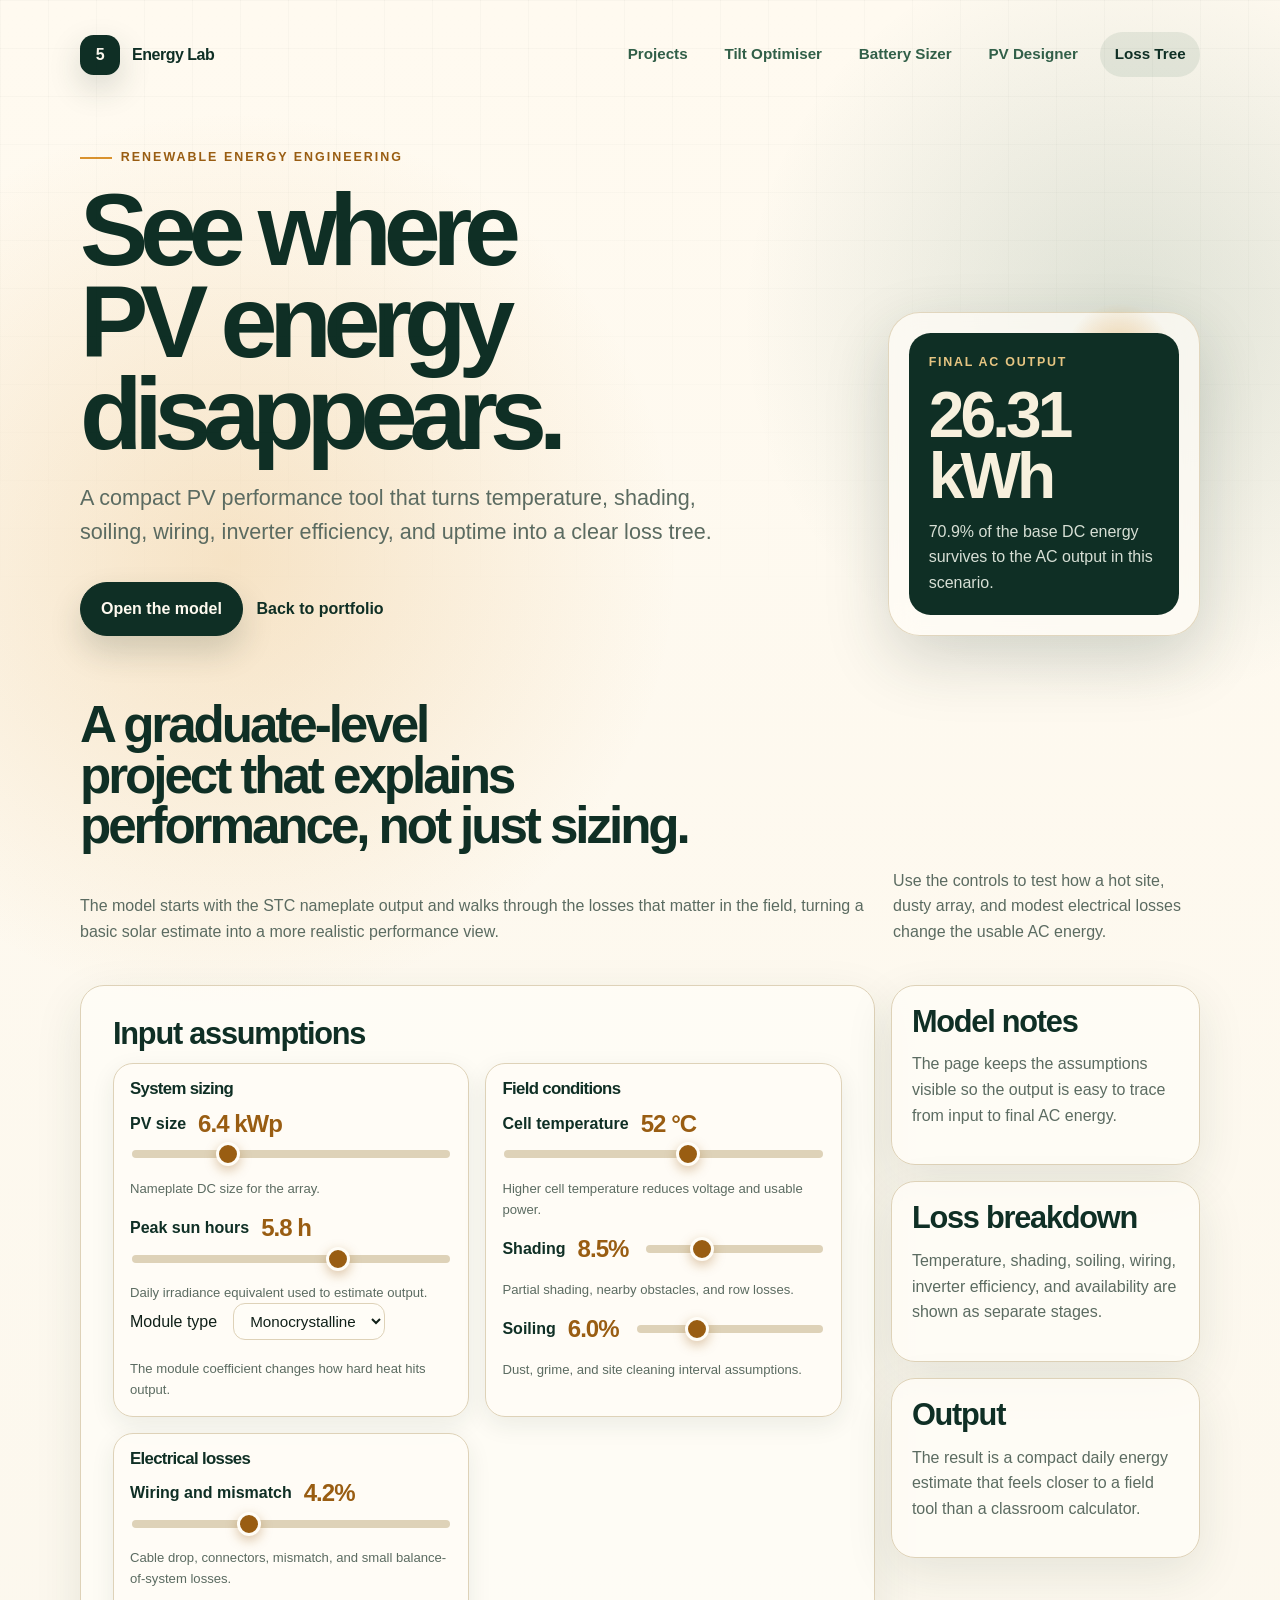
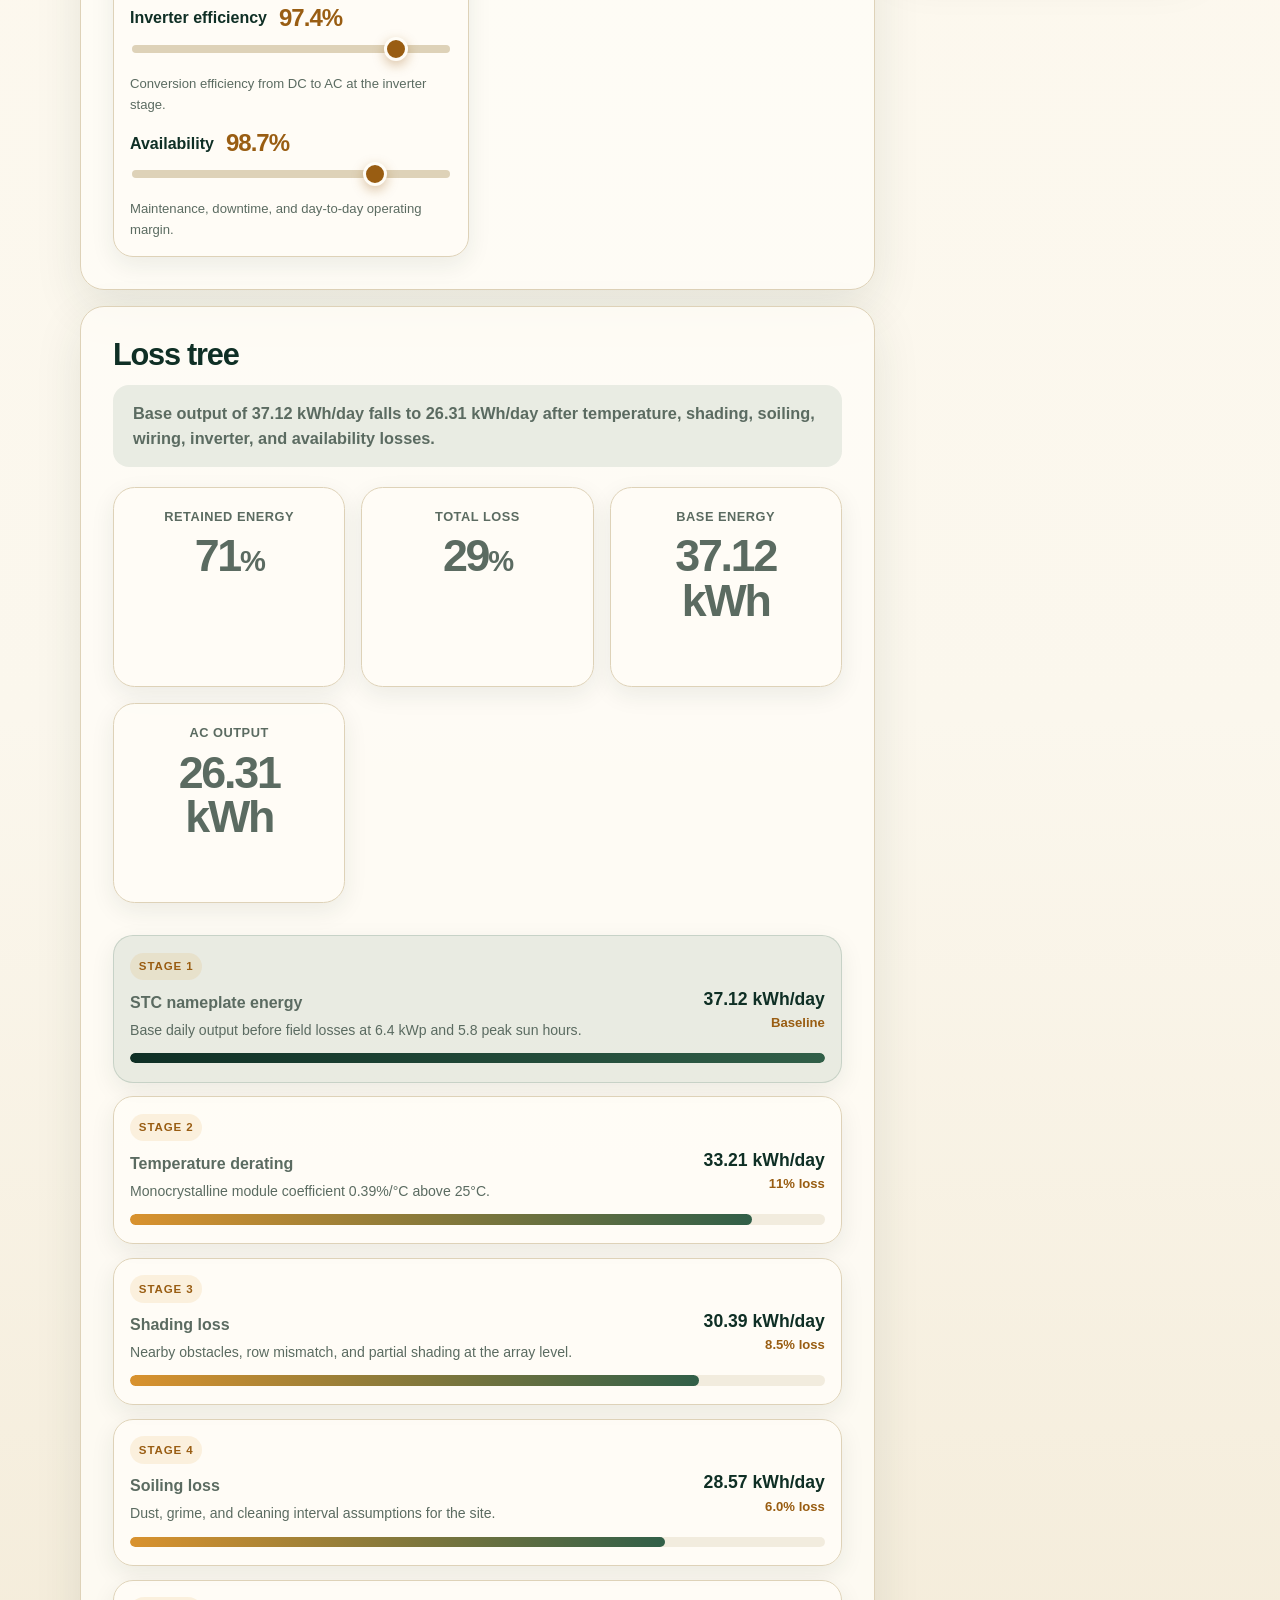
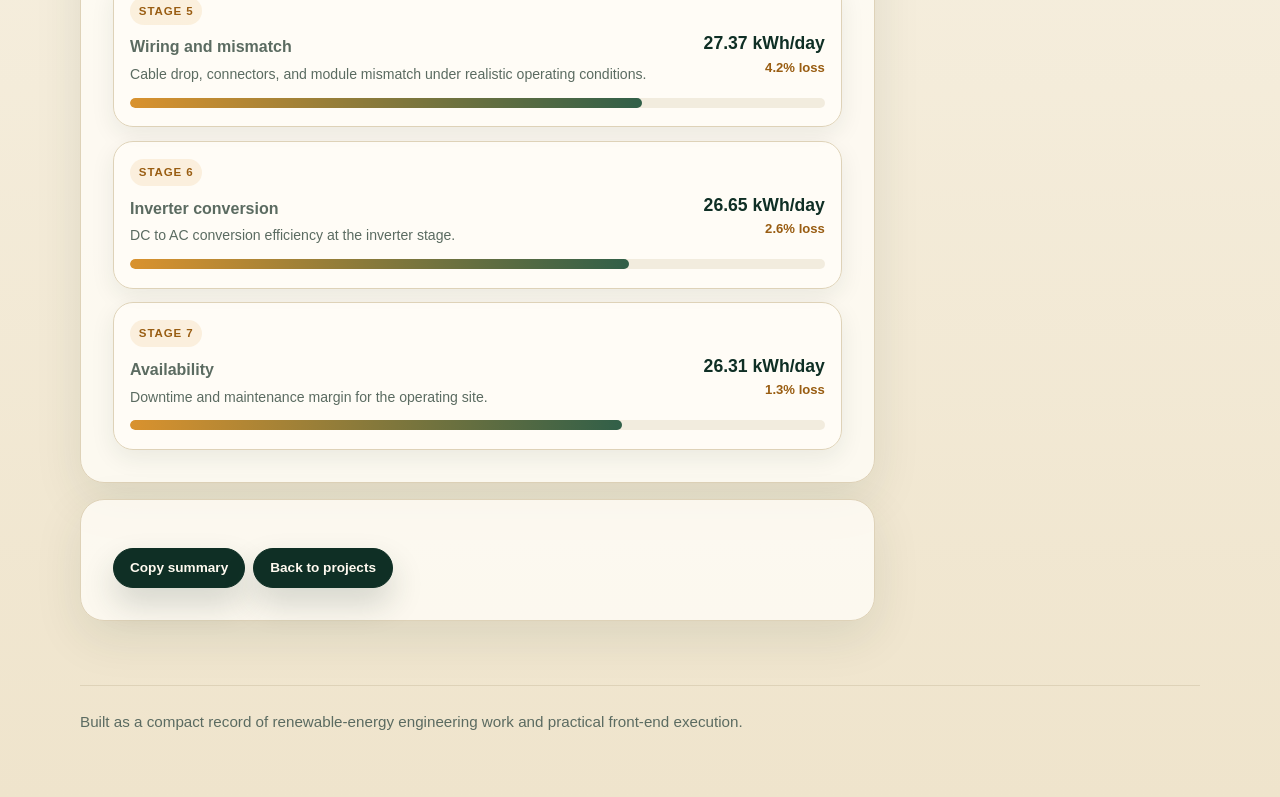
<file: project5.html>
<!DOCTYPE html>
<html lang="en">
<head>
    <meta charset="UTF-8">
    <meta http-equiv="Content-Security-Policy" content="default-src 'self'; script-src 'unsafe-inline'; style-src 'unsafe-inline'; img-src 'self' data:;">
    <meta name="viewport" content="width=device-width, initial-scale=1.0">
    <meta name="description" content="See where PV energy disappears — temperature, shading, soiling, wiring, inverter efficiency, and uptime turned into a clear loss tree.">
    <meta name="theme-color" content="#0f2f25">
    <meta property="og:title" content="PV Loss Tree | Portfolio Project">
    <meta property="og:description" content="See where PV energy disappears and how real-world losses shape AC output.">
    <meta property="og:type" content="website">
    <title>PV Loss Tree | Renewable Energy Project</title>
    <style>
        :root {
            --ink: #102019;
            --muted: #5b6b61;
            --paper: #fbf7ed;
            --surface: #fffdf7;
            --line: #ded2b8;
            --forest: #0f2f25;
            --moss: #315f48;
            --sun: #d9922e;
            --sun-dark: #995d12;
            --shadow: rgba(31, 54, 42, 0.18);
        }

        * { box-sizing: border-box; }

        html { scroll-behavior: smooth; }

        body {
            margin: 0;
            font-family: Aptos, "Segoe UI", Tahoma, sans-serif;
            color: var(--ink);
            background:
                radial-gradient(circle at 18% 14%, rgba(217, 146, 46, 0.22), transparent 28rem),
                radial-gradient(circle at 88% 8%, rgba(49, 95, 72, 0.16), transparent 24rem),
                linear-gradient(180deg, #fffaf0 0%, var(--paper) 58%, #efe4cc 100%);
            min-height: 100vh;
            line-height: 1.6;
            -webkit-tap-highlight-color: rgba(217, 146, 46, 0.24);
        }

        body::before {
            content: "";
            position: fixed;
            inset: 0;
            pointer-events: none;
            background-image:
                linear-gradient(rgba(15, 47, 37, 0.035) 1px, transparent 1px),
                linear-gradient(90deg, rgba(15, 47, 37, 0.035) 1px, transparent 1px);
            background-size: 3rem 3rem;
            mask-image: linear-gradient(180deg, rgba(0, 0, 0, 0.72), transparent 70%);
        }

        a { color: inherit; }

        a:focus-visible,
        button:focus-visible,
        input:focus-visible,
        select:focus-visible {
            outline: 3px solid var(--sun-dark);
            outline-offset: 4px;
        }

        .skip-link {
            position: absolute;
            left: 1rem;
            top: 1rem;
            z-index: 10;
            padding: 0.75rem 1rem;
            color: white;
            background: var(--forest);
            border-radius: 999px;
            transform: translateY(-150%);
            transition: transform 180ms ease;
        }

        .skip-link:focus { transform: translateY(0); }

        .page {
            width: min(1120px, calc(100% - 2rem));
            margin: 0 auto;
            padding: 2rem 0 3rem;
        }

        .site-header {
            display: flex;
            align-items: center;
            justify-content: space-between;
            gap: 1rem;
            margin-bottom: 4rem;
        }

        .brand {
            display: inline-flex;
            align-items: center;
            gap: 0.75rem;
            color: var(--forest);
            font-weight: 800;
            letter-spacing: -0.03em;
            text-decoration: none;
        }

        .brand-mark {
            display: grid;
            width: 2.5rem;
            height: 2.5rem;
            place-items: center;
            color: var(--paper);
            background: var(--forest);
            border-radius: 0.85rem;
            box-shadow: 0 0.8rem 2rem var(--shadow);
            font-variant-numeric: tabular-nums;
        }

        .nav {
            display: flex;
            align-items: center;
            gap: 0.5rem;
            flex-wrap: wrap;
        }

        .nav a {
            padding: 0.65rem 0.9rem;
            color: var(--moss);
            font-size: 0.95rem;
            font-weight: 700;
            text-decoration: none;
            border-radius: 999px;
            transition: color 180ms ease, background-color 180ms ease;
        }

        .nav a:hover,
        .nav a[aria-current="page"] {
            color: var(--forest);
            background: rgba(49, 95, 72, 0.1);
        }

        h1, h2, h3, p { margin-top: 0; }

        .hero {
            display: grid;
            grid-template-columns: minmax(0, 1fr) minmax(18rem, 0.42fr);
            gap: clamp(2rem, 5vw, 4.5rem);
            align-items: end;
            margin-bottom: 4rem;
        }

        .eyebrow {
            display: inline-flex;
            align-items: center;
            gap: 0.55rem;
            margin: 0 0 1rem;
            color: var(--sun-dark);
            font-size: 0.78rem;
            font-weight: 800;
            letter-spacing: 0.16em;
            text-transform: uppercase;
        }

        .eyebrow::before {
            content: "";
            width: 2rem;
            height: 2px;
            background: var(--sun);
        }

        h1 {
            max-width: 13ch;
            margin-bottom: 1.25rem;
            color: var(--forest);
            font-size: clamp(3.25rem, 8vw, 6.8rem);
            line-height: 0.9;
            letter-spacing: -0.08em;
            text-wrap: balance;
        }

        .lead {
            max-width: 42rem;
            margin-bottom: 2rem;
            color: var(--muted);
            font-size: clamp(1.08rem, 2vw, 1.35rem);
            text-wrap: pretty;
        }

        .actions {
            display: flex;
            flex-wrap: wrap;
            gap: 0.85rem;
            align-items: center;
        }

        .button, .text-link {
            font-weight: 800;
            text-decoration: none;
        }

        .button {
            display: inline-flex;
            align-items: center;
            justify-content: center;
            min-height: 3rem;
            padding: 0.85rem 1.25rem;
            color: #fffaf0;
            background: var(--forest);
            border: 1px solid var(--forest);
            border-radius: 999px;
            box-shadow: 0 1rem 2rem var(--shadow);
            transition: transform 180ms ease, box-shadow 180ms ease, background-color 180ms ease;
            cursor: pointer;
        }

        .button:hover {
            background: var(--moss);
            box-shadow: 0 1.25rem 2.4rem rgba(31, 54, 42, 0.24);
            transform: translateY(-2px);
        }

        .button:active { transform: translateY(0); }

        .text-link {
            color: var(--forest);
            transition: color 180ms ease;
        }

        .text-link:hover { color: var(--sun-dark); }

        .summary-panel {
            position: relative;
            padding: 1.25rem;
            background: rgba(255, 253, 247, 0.72);
            border: 1px solid rgba(222, 210, 184, 0.9);
            border-radius: 2rem;
            box-shadow: 0 1.5rem 4rem var(--shadow);
            backdrop-filter: blur(14px);
        }

        .summary-panel::before {
            content: "";
            position: absolute;
            inset: -0.75rem 1.5rem auto auto;
            width: 7rem;
            height: 7rem;
            background: radial-gradient(circle, rgba(217, 146, 46, 0.42), transparent 68%);
            border-radius: 50%;
        }

        .summary-card {
            position: relative;
            padding: 1.25rem;
            color: #f7f0dd;
            background: var(--forest);
            border-radius: 1.35rem;
        }

        .summary-label {
            margin-bottom: 0.75rem;
            color: #e6c582;
            font-size: 0.78rem;
            font-weight: 800;
            letter-spacing: 0.14em;
            text-transform: uppercase;
        }

        .summary-value {
            margin-bottom: 0.75rem;
            font-size: clamp(2.6rem, 6vw, 4rem);
            font-weight: 900;
            line-height: 0.95;
            letter-spacing: -0.06em;
            font-variant-numeric: tabular-nums;
        }

        .summary-card p:last-child {
            margin-bottom: 0;
            color: #d7dfd5;
        }

        .section-heading {
            display: grid;
            grid-template-columns: minmax(0, 0.72fr) minmax(16rem, 0.28fr);
            gap: 1.5rem;
            align-items: end;
            margin-bottom: 1.5rem;
        }

        h2 {
            color: var(--forest);
            font-size: clamp(2rem, 4vw, 3.8rem);
            line-height: 0.98;
            letter-spacing: -0.06em;
            text-wrap: balance;
        }

        .section-heading p { color: var(--muted); }

        .content-grid {
            display: grid;
            grid-template-columns: minmax(0, 0.72fr) minmax(16rem, 0.28fr);
            gap: 1rem;
            align-items: start;
            margin-bottom: 3rem;
        }

        .card, .side-card {
            background: rgba(255, 253, 247, 0.82);
            border: 1px solid var(--line);
            border-radius: 1.5rem;
            box-shadow: 0 1rem 3rem rgba(31, 54, 42, 0.1);
        }

        .card { padding: clamp(1.25rem, 3vw, 2rem); }

        .card + .card { margin-top: 1rem; }

        .card h3, .side-card h3 {
            margin-bottom: 0.85rem;
            color: var(--forest);
            font-size: clamp(1.35rem, 2.4vw, 2rem);
            line-height: 1.05;
            letter-spacing: -0.04em;
        }

        .card p, .card li, .side-card p, .side-card li { color: var(--muted); }

        .side-stack { display: grid; gap: 1rem; }

        .side-card { padding: 1.25rem; }

        .site-footer {
            margin-top: 4rem;
            padding-top: 1.5rem;
            color: var(--muted);
            border-top: 1px solid var(--line);
            font-size: 0.95rem;
        }

        .control-grid {
            display: grid;
            grid-template-columns: repeat(2, minmax(0, 1fr));
            gap: 1rem;
        }

        .control-group {
            padding: 1rem;
            background: rgba(255, 253, 247, 0.82);
            border: 1px solid var(--line);
            border-radius: 1.25rem;
            box-shadow: 0 0.5rem 1.5rem rgba(31, 54, 42, 0.08);
        }

        .control-group.wide { grid-column: 1 / -1; }

        .control-group h3 {
            margin-bottom: 0.8rem;
            font-size: 1.05rem;
            color: var(--forest);
        }

        .slider-group,
        .select-group {
            display: flex;
            flex-wrap: wrap;
            align-items: center;
            gap: 0.75rem 1rem;
        }

        .slider-group + .slider-group,
        .select-group + .select-group { margin-top: 1rem; }

        .slider-label {
            display: flex;
            align-items: center;
            gap: 0.75rem;
            font-weight: 800;
            color: var(--forest);
            cursor: pointer;
        }

        .slider-value {
            font-size: 1.5rem;
            font-weight: 900;
            color: var(--sun-dark);
            font-variant-numeric: tabular-nums;
            letter-spacing: -0.04em;
            min-width: 3.5ch;
            line-height: 1;
        }

        input[type="range"] {
            -webkit-appearance: none;
            appearance: none;
            flex: 1;
            min-width: 10rem;
            height: 0.5rem;
            background: var(--line);
            border-radius: 999px;
            outline: none;
        }

        input[type="range"]::-webkit-slider-thumb {
            -webkit-appearance: none;
            appearance: none;
            width: 1.5rem;
            height: 1.5rem;
            background: var(--sun-dark);
            border-radius: 50%;
            border: 3px solid var(--surface);
            box-shadow: 0 0.25rem 0.75rem rgba(153, 93, 18, 0.35);
            cursor: pointer;
            transition: transform 120ms ease;
        }

        input[type="range"]::-webkit-slider-thumb:hover { transform: scale(1.15); }

        input[type="range"]::-moz-range-thumb {
            width: 1.5rem;
            height: 1.5rem;
            background: var(--sun-dark);
            border-radius: 50%;
            border: 3px solid var(--surface);
            box-shadow: 0 0.25rem 0.75rem rgba(153, 93, 18, 0.35);
            cursor: pointer;
        }

        select {
            font-family: inherit;
            font-size: 0.95rem;
            padding: 0.5rem 0.75rem;
            color: var(--ink);
            background: var(--surface);
            border: 1px solid var(--line);
            border-radius: 0.75rem;
        }

        .helper-text {
            margin-top: 0.35rem;
            color: var(--muted);
            font-size: 0.82rem;
            width: 100%;
        }

        .result-summary {
            padding: 1rem 1.25rem;
            margin-bottom: 1.25rem;
            background: rgba(49, 95, 72, 0.1);
            border-radius: 1rem;
            color: var(--forest);
            font-size: 1.02rem;
            font-weight: 600;
            line-height: 1.55;
        }

        .results-row {
            display: grid;
            grid-template-columns: repeat(auto-fit, minmax(11rem, 1fr));
            gap: 1rem;
            margin-bottom: 2rem;
        }

        .stat-card {
            padding: 1.15rem 1rem;
            text-align: center;
            background: rgba(255, 253, 247, 0.82);
            border: 1px solid var(--line);
            border-radius: 1.35rem;
            box-shadow: 0 0.5rem 1.5rem rgba(31, 54, 42, 0.08);
        }

        .stat-label {
            margin-bottom: 0.4rem;
            color: var(--muted);
            font-size: 0.8rem;
            font-weight: 700;
            letter-spacing: 0.04em;
            text-transform: uppercase;
        }

        .stat-number {
            color: var(--forest);
            font-size: clamp(2rem, 4vw, 2.8rem);
            font-weight: 900;
            line-height: 1;
            letter-spacing: -0.05em;
            font-variant-numeric: tabular-nums;
            overflow-wrap: anywhere;
        }

        .stat-unit {
            font-size: 0.65em;
            color: var(--muted);
            font-weight: 700;
        }

        .tree {
            display: grid;
            gap: 0.85rem;
        }

        .tree-row {
            position: relative;
            padding: 1rem 1rem 1.15rem;
            background: rgba(255, 253, 247, 0.82);
            border: 1px solid var(--line);
            border-radius: 1.25rem;
            box-shadow: 0 0.5rem 1.5rem rgba(31, 54, 42, 0.08);
        }

        .tree-row.root {
            background: rgba(49, 95, 72, 0.1);
            border-color: rgba(49, 95, 72, 0.18);
        }

        .tree-head {
            display: flex;
            align-items: start;
            justify-content: space-between;
            gap: 1rem;
            margin-bottom: 0.75rem;
        }

        .tree-label {
            margin-bottom: 0.2rem;
            color: var(--forest);
            font-weight: 800;
        }

        .tree-note {
            color: var(--muted);
            font-size: 0.88rem;
            margin-bottom: 0;
        }

        .tree-figures {
            text-align: right;
            font-variant-numeric: tabular-nums;
        }

        .tree-figures strong {
            display: block;
            color: var(--forest);
            font-size: 1.1rem;
            line-height: 1.1;
        }

        .tree-figures span {
            color: var(--sun-dark);
            font-size: 0.82rem;
            font-weight: 700;
        }

        .tree-track {
            height: 0.65rem;
            overflow: hidden;
            background: rgba(222, 210, 184, 0.4);
            border-radius: 999px;
        }

        .tree-track span {
            display: block;
            height: 100%;
            border-radius: inherit;
            background: linear-gradient(90deg, var(--sun), var(--moss));
        }

        .tree-row.root .tree-track span {
            background: linear-gradient(90deg, var(--forest), var(--moss));
        }

        .tree-chip {
            display: inline-flex;
            align-items: center;
            gap: 0.35rem;
            margin-bottom: 0.6rem;
            padding: 0.28rem 0.55rem;
            color: var(--sun-dark);
            background: rgba(217, 146, 46, 0.12);
            border-radius: 999px;
            font-size: 0.72rem;
            font-weight: 800;
            letter-spacing: 0.08em;
            text-transform: uppercase;
        }

        .notes-list {
            display: grid;
            gap: 0.75rem;
            padding-left: 1.1rem;
        }

        .notes-list li { padding-left: 0.3rem; }

        .result-actions {
            display: flex;
            flex-wrap: wrap;
            gap: 0.5rem;
            margin-top: 1rem;
        }

        .result-actions .button {
            font-size: 0.85rem;
            padding: 0.5rem 1rem;
            min-height: auto;
        }

        .scope-box {
            padding: 1rem 1.1rem;
            background: rgba(217, 146, 46, 0.1);
            border: 1px solid rgba(217, 146, 46, 0.3);
            border-radius: 1rem;
            color: var(--ink);
            font-size: 0.92rem;
            line-height: 1.55;
        }

        .scope-box strong { color: var(--sun-dark); }

        .visually-hidden:not(:focus):not(:active) {
            position: absolute;
            width: 1px;
            height: 1px;
            overflow: hidden;
            clip: rect(0, 0, 0, 0);
            white-space: nowrap;
            border: 0;
        }

        @media (max-width: 760px) {
            .page {
                width: min(100% - 1.25rem, 1120px);
                padding-top: 1rem;
            }

            .site-header,
            .hero,
            .section-heading,
            .content-grid,
            .control-grid {
                grid-template-columns: 1fr;
            }

            .site-header {
                align-items: flex-start;
                flex-direction: column;
                margin-bottom: 3rem;
            }

            .nav {
                width: 100%;
                justify-content: flex-start;
            }

            .nav a { padding-inline: 0.55rem; }

            h1 { max-width: 9ch; }

            .hero { margin-bottom: 3.5rem; }
        }

        @media (prefers-reduced-motion: reduce) {
            *, *::before, *::after {
                scroll-behavior: auto !important;
                transition-duration: 0.01ms !important;
                animation-duration: 0.01ms !important;
                animation-iteration-count: 1 !important;
            }
        }
    </style>
</head>
<body>
    <a class="skip-link" href="#main">Skip to content</a>

    <div class="page">
        <header class="site-header">
            <a class="brand" href="index.html">
                <span class="brand-mark">5</span>
                <span>Energy Lab</span>
            </a>
            <nav class="nav" aria-label="Primary navigation">
                <a href="index.html#projects">Projects</a>
                <a href="project2.html">Tilt Optimiser</a>
                <a href="project3.html">Battery Sizer</a>
                <a href="project4.html">PV Designer</a>
                <a href="project5.html" aria-current="page">Loss Tree</a>
            </nav>
        </header>

        <main id="main">
            <section class="hero" aria-labelledby="hero-title">
                <div>
                    <p class="eyebrow">Renewable energy engineering</p>
                    <h1 id="hero-title">See where PV energy disappears.</h1>
                    <p class="lead">
                        A compact PV performance tool that turns temperature, shading, soiling, wiring, inverter efficiency, and uptime into a clear loss tree.
                    </p>
                    <div class="actions">
                        <a class="button" href="#model">Open the model</a>
                        <a class="text-link" href="index.html">Back to portfolio</a>
                    </div>
                </div>

                <aside class="summary-panel" aria-label="PV performance snapshot">
                    <div class="summary-card">
                        <p class="summary-label">Final AC output</p>
                        <p class="summary-value" id="heroOutput">0.00 kWh</p>
                        <p id="heroNote">Set the inputs to see the retained energy after real-world losses.</p>
                    </div>
                </aside>
            </section>

            <section class="section-heading" aria-labelledby="model-title">
                <div>
                    <h2 id="model-title">A graduate-level project that explains performance, not just sizing.</h2>
                    <p>
                        The model starts with the STC nameplate output and walks through the losses that matter in the field, turning a basic solar estimate into a more realistic performance view.
                    </p>
                </div>
                <p>
                    Use the controls to test how a hot site, dusty array, and modest electrical losses change the usable AC energy.
                </p>
            </section>

            <section class="content-grid" id="model">
                <div>
                    <div class="card">
                        <h3>Input assumptions</h3>
                        <div class="control-grid">
                            <div class="control-group">
                                <h3>System sizing</h3>
                                <div class="slider-group">
                                    <label class="slider-label" for="systemSize">PV size <span class="slider-value" id="systemSizeValue"></span></label>
                                    <input id="systemSize" type="range" min="1" max="20" step="0.1" value="6.4">
                                    <span class="helper-text">Nameplate DC size for the array.</span>
                                </div>
                                <div class="slider-group">
                                    <label class="slider-label" for="sunHours">Peak sun hours <span class="slider-value" id="sunHoursValue"></span></label>
                                    <input id="sunHours" type="range" min="2.5" max="7.5" step="0.1" value="5.8">
                                    <span class="helper-text">Daily irradiance equivalent used to estimate output.</span>
                                </div>
                                <div class="select-group">
                                    <label for="moduleType">Module type</label>
                                    <select id="moduleType">
                                        <option value="mono">Monocrystalline</option>
                                        <option value="poly">Polycrystalline</option>
                                        <option value="thin">Thin-film</option>
                                    </select>
                                    <span class="helper-text">The module coefficient changes how hard heat hits output.</span>
                                </div>
                            </div>

                            <div class="control-group">
                                <h3>Field conditions</h3>
                                <div class="slider-group">
                                    <label class="slider-label" for="tempC">Cell temperature <span class="slider-value" id="tempCValue"></span></label>
                                    <input id="tempC" type="range" min="20" max="75" step="1" value="52">
                                    <span class="helper-text">Higher cell temperature reduces voltage and usable power.</span>
                                </div>
                                <div class="slider-group">
                                    <label class="slider-label" for="shading">Shading <span class="slider-value" id="shadingValue"></span></label>
                                    <input id="shading" type="range" min="0" max="30" step="0.5" value="8.5">
                                    <span class="helper-text">Partial shading, nearby obstacles, and row losses.</span>
                                </div>
                                <div class="slider-group">
                                    <label class="slider-label" for="soiling">Soiling <span class="slider-value" id="soilingValue"></span></label>
                                    <input id="soiling" type="range" min="0" max="20" step="0.5" value="6">
                                    <span class="helper-text">Dust, grime, and site cleaning interval assumptions.</span>
                                </div>
                            </div>

                            <div class="control-group">
                                <h3>Electrical losses</h3>
                                <div class="slider-group">
                                    <label class="slider-label" for="bosLoss">Wiring and mismatch <span class="slider-value" id="bosLossValue"></span></label>
                                    <input id="bosLoss" type="range" min="1" max="10" step="0.1" value="4.2">
                                    <span class="helper-text">Cable drop, connectors, mismatch, and small balance-of-system losses.</span>
                                </div>
                                <div class="slider-group">
                                    <label class="slider-label" for="inverterEff">Inverter efficiency <span class="slider-value" id="inverterEffValue"></span></label>
                                    <input id="inverterEff" type="range" min="85" max="99.5" step="0.1" value="97.4">
                                    <span class="helper-text">Conversion efficiency from DC to AC at the inverter stage.</span>
                                </div>
                                <div class="slider-group">
                                    <label class="slider-label" for="availability">Availability <span class="slider-value" id="availabilityValue"></span></label>
                                    <input id="availability" type="range" min="94" max="100" step="0.1" value="98.7">
                                    <span class="helper-text">Maintenance, downtime, and day-to-day operating margin.</span>
                                </div>
                            </div>

                        </div>
                    </div>

                    <div class="card">
                        <h3>Loss tree</h3>
                        <p class="result-summary" id="summary" aria-live="polite"></p>
                        <div class="results-row" aria-label="Key performance metrics">
                            <div class="stat-card">
                                <p class="stat-label">Retained energy</p>
                                <p class="stat-number" id="retainedPct">0<span class="stat-unit">%</span></p>
                            </div>
                            <div class="stat-card">
                                <p class="stat-label">Total loss</p>
                                <p class="stat-number" id="lossPct">0<span class="stat-unit">%</span></p>
                            </div>
                            <div class="stat-card">
                                <p class="stat-label">Base energy</p>
                                <p class="stat-number" id="baseEnergy">0.00<span class="stat-unit"> kWh</span></p>
                            </div>
                            <div class="stat-card">
                                <p class="stat-label">AC output</p>
                                <p class="stat-number" id="finalEnergy">0.00<span class="stat-unit"> kWh</span></p>
                            </div>
                        </div>
                        <div class="tree" id="tree"></div>
                    </div>

                    <div class="card">
                        <div class="result-actions">
                            <button class="button" id="copyBtn" type="button">Copy summary</button>
                            <a class="button" href="index.html#projects">Back to projects</a>
                        </div>
                    </div>
                </div>

                <aside class="side-stack" aria-label="Project notes">
                    <article class="side-card">
                        <h3>Model notes</h3>
                        <p>The page keeps the assumptions visible so the output is easy to trace from input to final AC energy.</p>
                    </article>
                    <article class="side-card">
                        <h3>Loss breakdown</h3>
                        <p>Temperature, shading, soiling, wiring, inverter efficiency, and availability are shown as separate stages.</p>
                    </article>
                    <article class="side-card">
                        <h3>Output</h3>
                        <p>The result is a compact daily energy estimate that feels closer to a field tool than a classroom calculator.</p>
                    </article>
                </aside>
            </section>
        </main>

        <footer class="site-footer">
            <p>Built as a compact record of renewable-energy engineering work and practical front-end execution.</p>
        </footer>
    </div>

    <script>
        const state = {
            systemSize: 6.4,
            sunHours: 5.8,
            moduleType: 'mono',
            tempC: 52,
            shading: 8.5,
            soiling: 6,
            bosLoss: 4.2,
            inverterEff: 97.4,
            availability: 98.7,
        };

        const moduleCoefficients = {
            mono: { label: 'Monocrystalline', coeff: 0.0039 },
            poly: { label: 'Polycrystalline', coeff: 0.0043 },
            thin: { label: 'Thin-film', coeff: 0.0026 },
        };

        const elements = {
            systemSize: document.getElementById('systemSize'),
            sunHours: document.getElementById('sunHours'),
            moduleType: document.getElementById('moduleType'),
            tempC: document.getElementById('tempC'),
            shading: document.getElementById('shading'),
            soiling: document.getElementById('soiling'),
            bosLoss: document.getElementById('bosLoss'),
            inverterEff: document.getElementById('inverterEff'),
            availability: document.getElementById('availability'),
            systemSizeValue: document.getElementById('systemSizeValue'),
            sunHoursValue: document.getElementById('sunHoursValue'),
            tempCValue: document.getElementById('tempCValue'),
            shadingValue: document.getElementById('shadingValue'),
            soilingValue: document.getElementById('soilingValue'),
            bosLossValue: document.getElementById('bosLossValue'),
            inverterEffValue: document.getElementById('inverterEffValue'),
            availabilityValue: document.getElementById('availabilityValue'),
            summary: document.getElementById('summary'),
            tree: document.getElementById('tree'),
            retainedPct: document.getElementById('retainedPct'),
            lossPct: document.getElementById('lossPct'),
            baseEnergy: document.getElementById('baseEnergy'),
            finalEnergy: document.getElementById('finalEnergy'),
            heroOutput: document.getElementById('heroOutput'),
            heroNote: document.getElementById('heroNote'),
            copyBtn: document.getElementById('copyBtn'),
        };

        function fmt(value, digits = 1) {
            return Number(value).toFixed(digits);
        }

        function percent(value, digits = 1) {
            return `${fmt(value, digits)}%`;
        }

        function clamp(value, min, max) {
            return Math.min(Math.max(value, min), max);
        }

        function updateReadouts() {
            elements.systemSizeValue.textContent = `${fmt(state.systemSize, 1)} kWp`;
            elements.sunHoursValue.textContent = `${fmt(state.sunHours, 1)} h`;
            elements.tempCValue.textContent = `${fmt(state.tempC, 0)} °C`;
            elements.shadingValue.textContent = percent(state.shading, 1);
            elements.soilingValue.textContent = percent(state.soiling, 1);
            elements.bosLossValue.textContent = percent(state.bosLoss, 1);
            elements.inverterEffValue.textContent = percent(state.inverterEff, 1);
            elements.availabilityValue.textContent = percent(state.availability, 1);
        }

        function compute() {
            const module = moduleCoefficients[state.moduleType];
            const baseEnergy = state.systemSize * state.sunHours;
            const temperatureLoss = Math.max(0, (state.tempC - 25) * module.coeff);
            const temperatureFactor = clamp(1 - temperatureLoss, 0.78, 1);
            const shadingFactor = clamp(1 - (state.shading / 100), 0.65, 1);
            const soilingFactor = clamp(1 - (state.soiling / 100), 0.75, 1);
            const bosFactor = clamp(1 - (state.bosLoss / 100), 0.85, 1);
            const inverterFactor = clamp(state.inverterEff / 100, 0.88, 1);
            const availabilityFactor = clamp(state.availability / 100, 0.85, 1);

            const stages = [
                {
                    label: 'STC nameplate energy',
                    note: `Base daily output before field losses at ${fmt(state.systemSize, 1)} kWp and ${fmt(state.sunHours, 1)} peak sun hours.`,
                    factor: 1,
                    remaining: baseEnergy,
                    lossPct: 0,
                },
                {
                    label: 'Temperature derating',
                    note: `${module.label} module coefficient ${fmt(module.coeff * 100, 2)}%/°C above 25°C.`,
                    factor: temperatureFactor,
                    remaining: baseEnergy * temperatureFactor,
                    lossPct: temperatureLoss * 100,
                },
                {
                    label: 'Shading loss',
                    note: 'Nearby obstacles, row mismatch, and partial shading at the array level.',
                    factor: shadingFactor,
                    remaining: baseEnergy * temperatureFactor * shadingFactor,
                    lossPct: state.shading,
                },
                {
                    label: 'Soiling loss',
                    note: 'Dust, grime, and cleaning interval assumptions for the site.',
                    factor: soilingFactor,
                    remaining: baseEnergy * temperatureFactor * shadingFactor * soilingFactor,
                    lossPct: state.soiling,
                },
                {
                    label: 'Wiring and mismatch',
                    note: 'Cable drop, connectors, and module mismatch under realistic operating conditions.',
                    factor: bosFactor,
                    remaining: baseEnergy * temperatureFactor * shadingFactor * soilingFactor * bosFactor,
                    lossPct: state.bosLoss,
                },
                {
                    label: 'Inverter conversion',
                    note: 'DC to AC conversion efficiency at the inverter stage.',
                    factor: inverterFactor,
                    remaining: baseEnergy * temperatureFactor * shadingFactor * soilingFactor * bosFactor * inverterFactor,
                    lossPct: 100 - state.inverterEff,
                },
                {
                    label: 'Availability',
                    note: 'Downtime and maintenance margin for the operating site.',
                    factor: availabilityFactor,
                    remaining: baseEnergy * temperatureFactor * shadingFactor * soilingFactor * bosFactor * inverterFactor * availabilityFactor,
                    lossPct: 100 - state.availability,
                },
            ];

            return { baseEnergy, stages };
        }

        function render() {
            updateReadouts();

            const { baseEnergy, stages } = compute();
            const finalStage = stages[stages.length - 1];
            const finalEnergy = finalStage.remaining;
            const retainedPct = baseEnergy === 0 ? 0 : (finalEnergy / baseEnergy) * 100;
            const totalLossPct = 100 - retainedPct;

            elements.baseEnergy.textContent = `${fmt(baseEnergy, 2)} kWh`;
            elements.finalEnergy.textContent = `${fmt(finalEnergy, 2)} kWh`;
            elements.retainedPct.innerHTML = `${fmt(retainedPct, 0)}<span class="stat-unit">%</span>`;
            elements.lossPct.innerHTML = `${fmt(totalLossPct, 0)}<span class="stat-unit">%</span>`;
            elements.heroOutput.textContent = `${fmt(finalEnergy, 2)} kWh`;
            elements.heroNote.textContent = `${fmt(retainedPct, 1)}% of the base DC energy survives to the AC output in this scenario.`;

            elements.summary.textContent = `Base output of ${fmt(baseEnergy, 2)} kWh/day falls to ${fmt(finalEnergy, 2)} kWh/day after temperature, shading, soiling, wiring, inverter, and availability losses.`;

            const summaryText = `PV loss tree: ${fmt(baseEnergy, 2)} kWh/day base output becomes ${fmt(finalEnergy, 2)} kWh/day AC output with ${fmt(totalLossPct, 1)}% total loss.`;

            elements.tree.innerHTML = stages.map((stage, index) => {
                const width = baseEnergy === 0 ? 0 : (stage.remaining / baseEnergy) * 100;
                const lossText = index === 0 ? 'Baseline' : `${fmt(stage.lossPct, stage.lossPct < 10 ? 1 : 0)}% loss`;
                return `
                    <article class="tree-row ${index === 0 ? 'root' : ''}">
                        <div class="tree-chip">Stage ${index + 1}</div>
                        <div class="tree-head">
                            <div>
                                <p class="tree-label">${stage.label}</p>
                                <p class="tree-note">${stage.note}</p>
                            </div>
                            <div class="tree-figures">
                                <strong>${fmt(stage.remaining, 2)} kWh/day</strong>
                                <span>${lossText}</span>
                            </div>
                        </div>
                        <div class="tree-track" aria-hidden="true">
                            <span style="width: ${clamp(width, 0, 100)}%"></span>
                        </div>
                    </article>
                `;
            }).join('');

            elements.copyBtn.dataset.summary = summaryText;
        }

        function syncFromInputs() {
            state.systemSize = parseFloat(elements.systemSize.value);
            state.sunHours = parseFloat(elements.sunHours.value);
            state.moduleType = elements.moduleType.value;
            state.tempC = parseFloat(elements.tempC.value);
            state.shading = parseFloat(elements.shading.value);
            state.soiling = parseFloat(elements.soiling.value);
            state.bosLoss = parseFloat(elements.bosLoss.value);
            state.inverterEff = parseFloat(elements.inverterEff.value);
            state.availability = parseFloat(elements.availability.value);
            render();
        }

        function copySummary() {
            const text = elements.copyBtn.dataset.summary || '';
            if (!text) {
                return;
            }

            if (navigator.clipboard && navigator.clipboard.writeText) {
                navigator.clipboard.writeText(text).then(() => {
                    const previous = elements.copyBtn.textContent;
                    elements.copyBtn.textContent = 'Copied';
                    window.setTimeout(() => {
                        elements.copyBtn.textContent = previous;
                    }, 1200);
                }).catch(() => {});
            }
        }

        [
            elements.systemSize,
            elements.sunHours,
            elements.moduleType,
            elements.tempC,
            elements.shading,
            elements.soiling,
            elements.bosLoss,
            elements.inverterEff,
            elements.availability,
        ].forEach((input) => input.addEventListener('input', syncFromInputs));

        elements.copyBtn.addEventListener('click', copySummary);
        syncFromInputs();
    </script>
</body>
</html>
</file>
